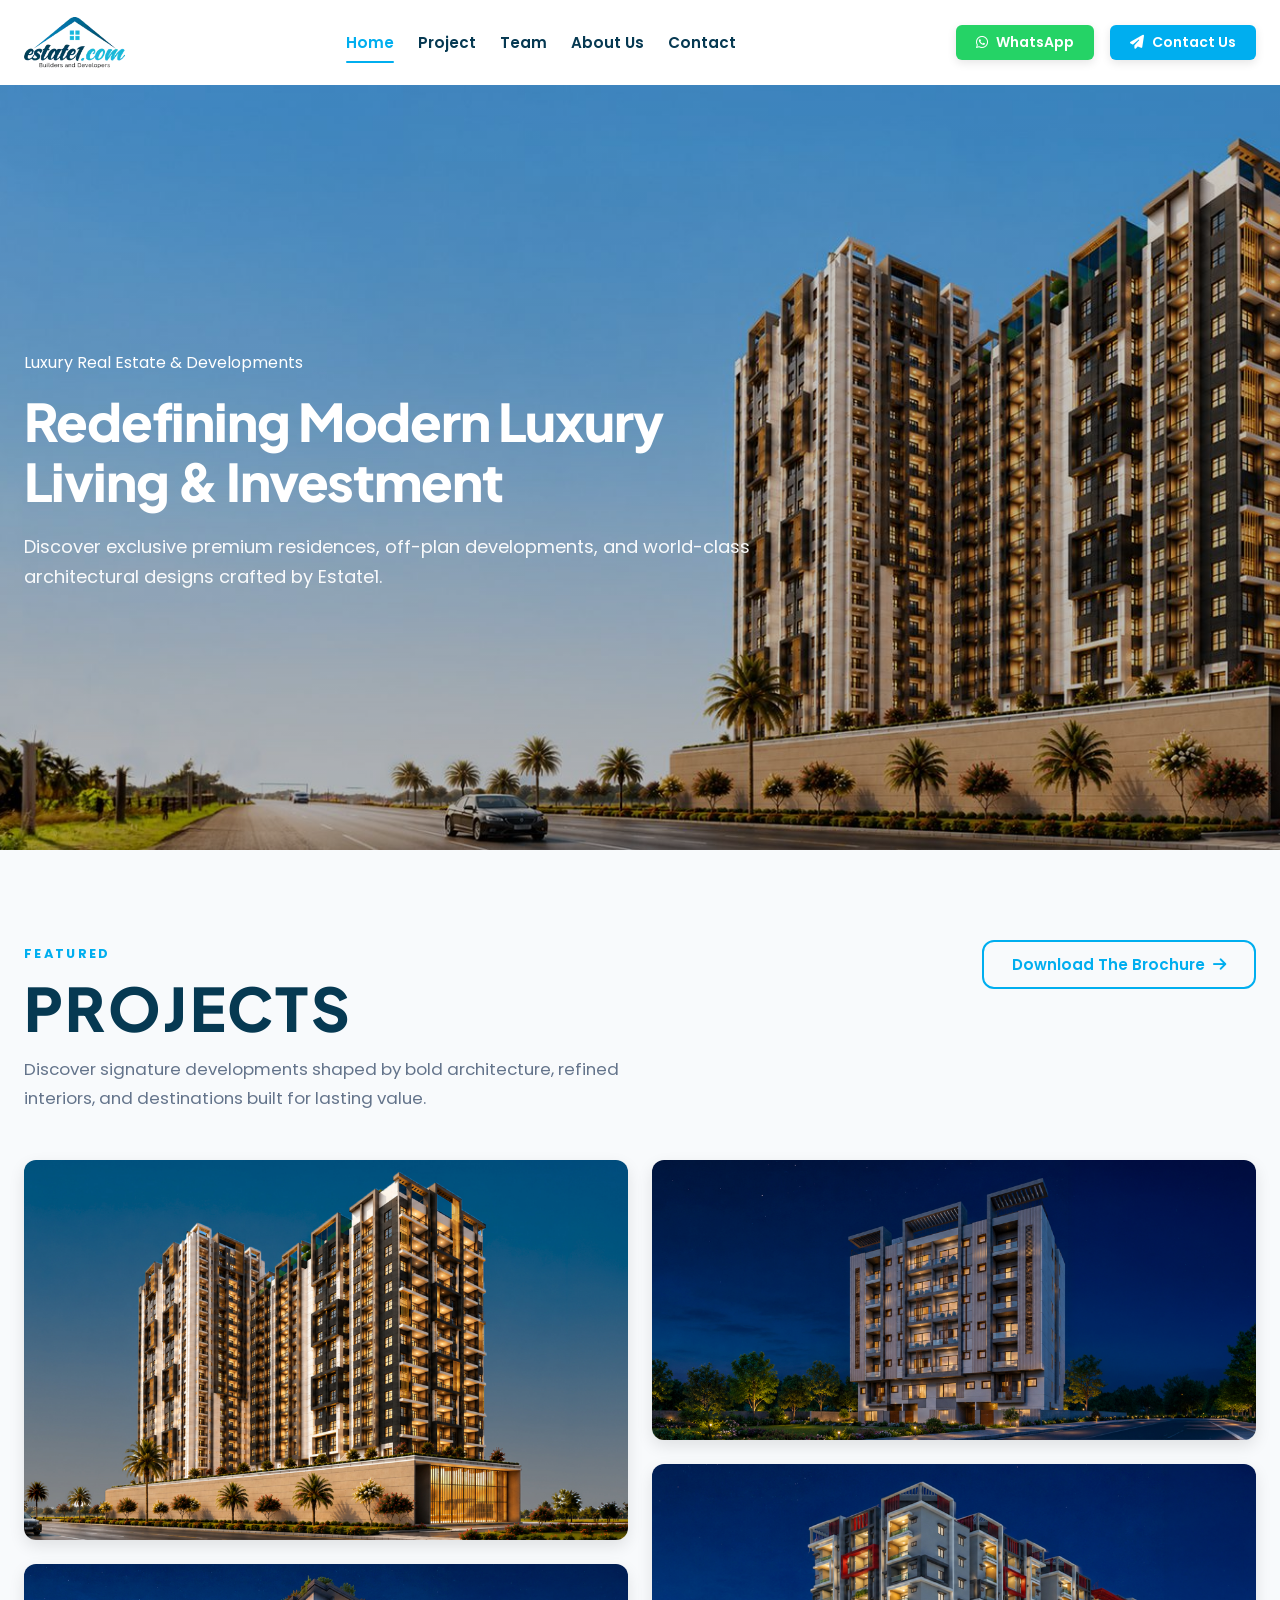
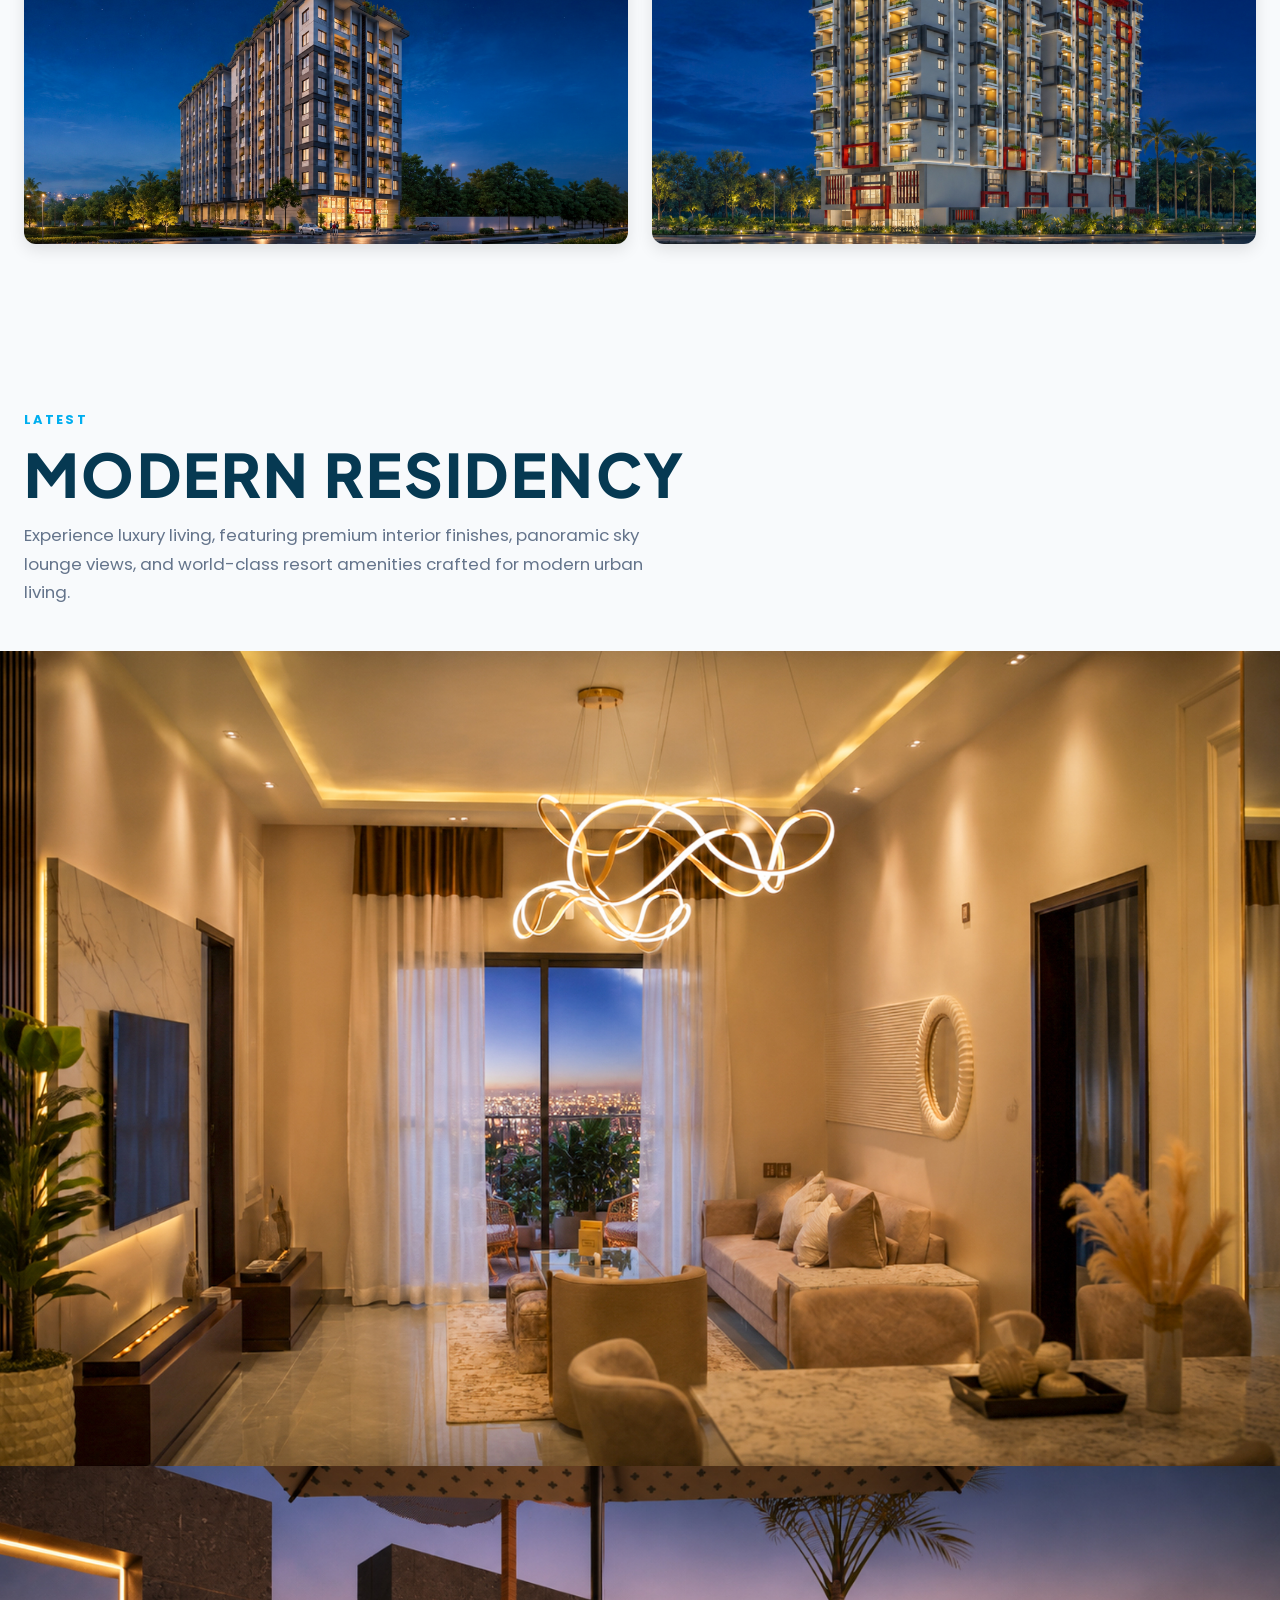
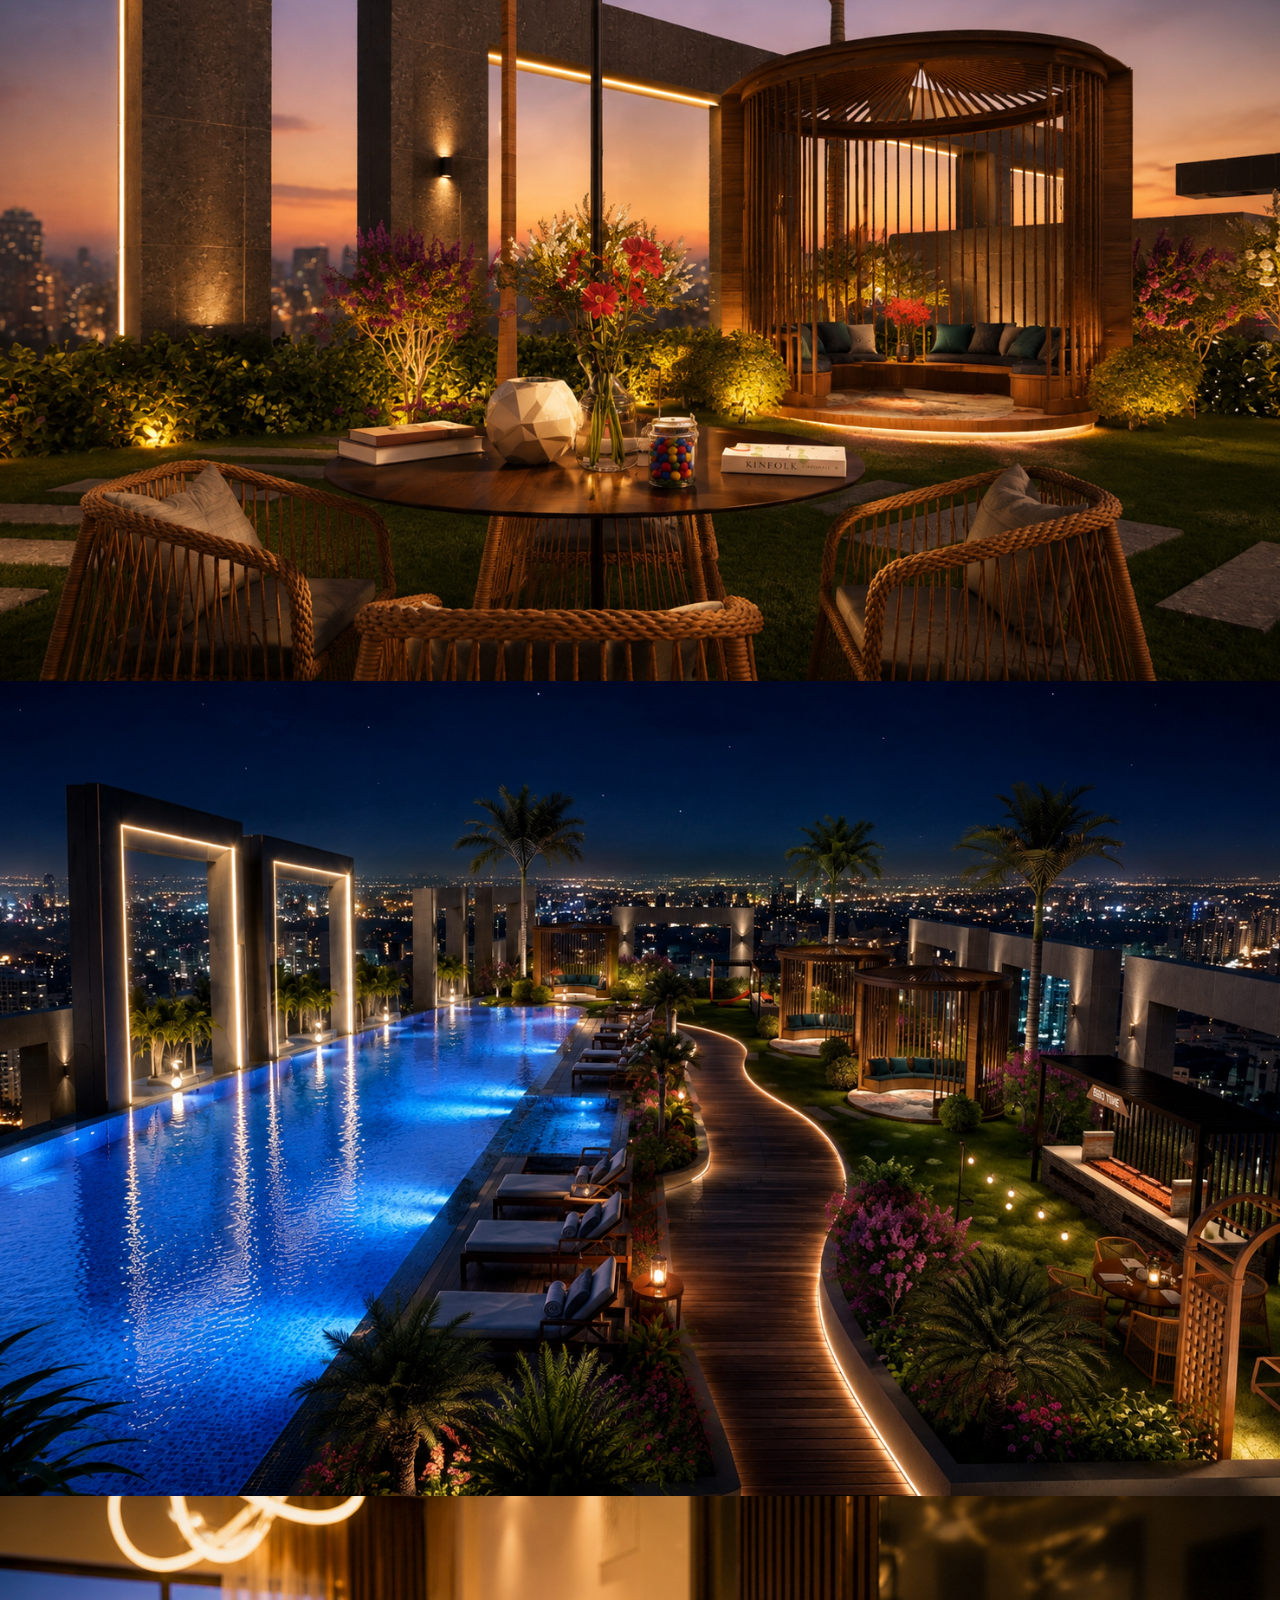
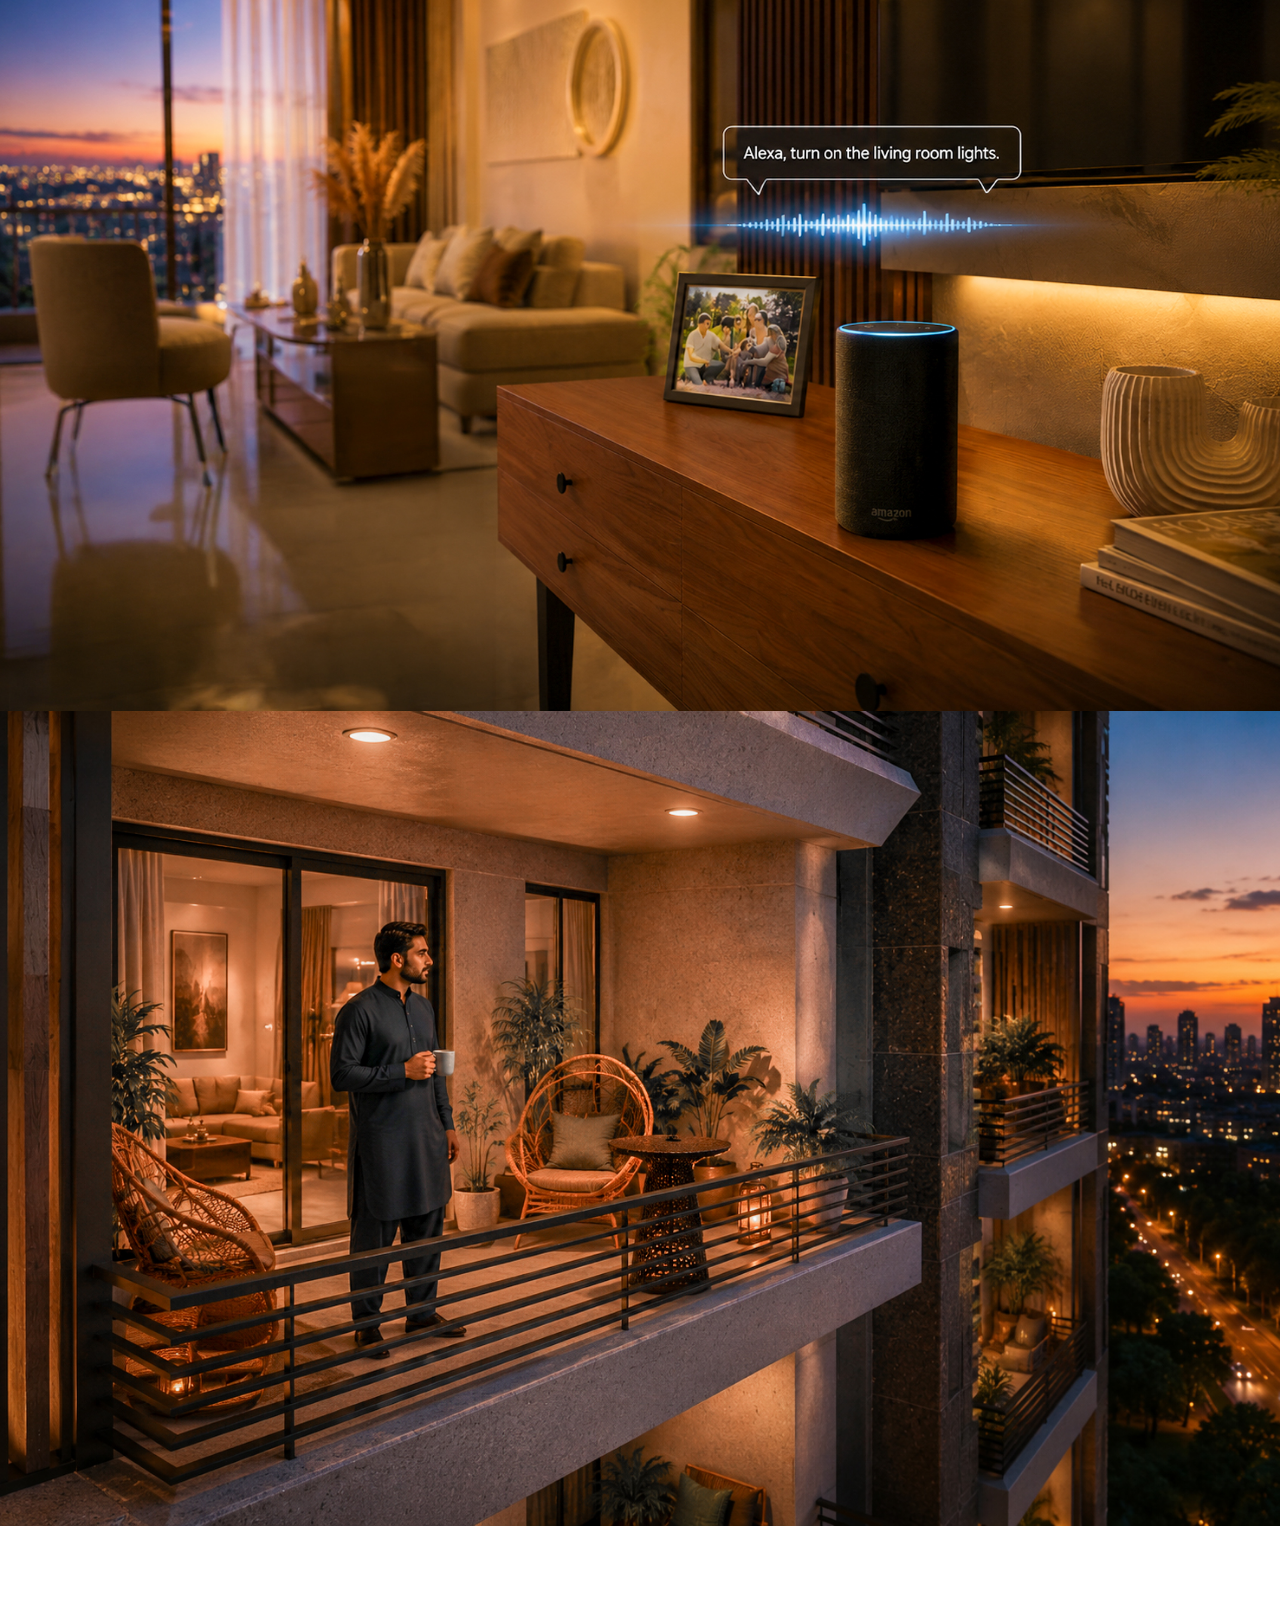
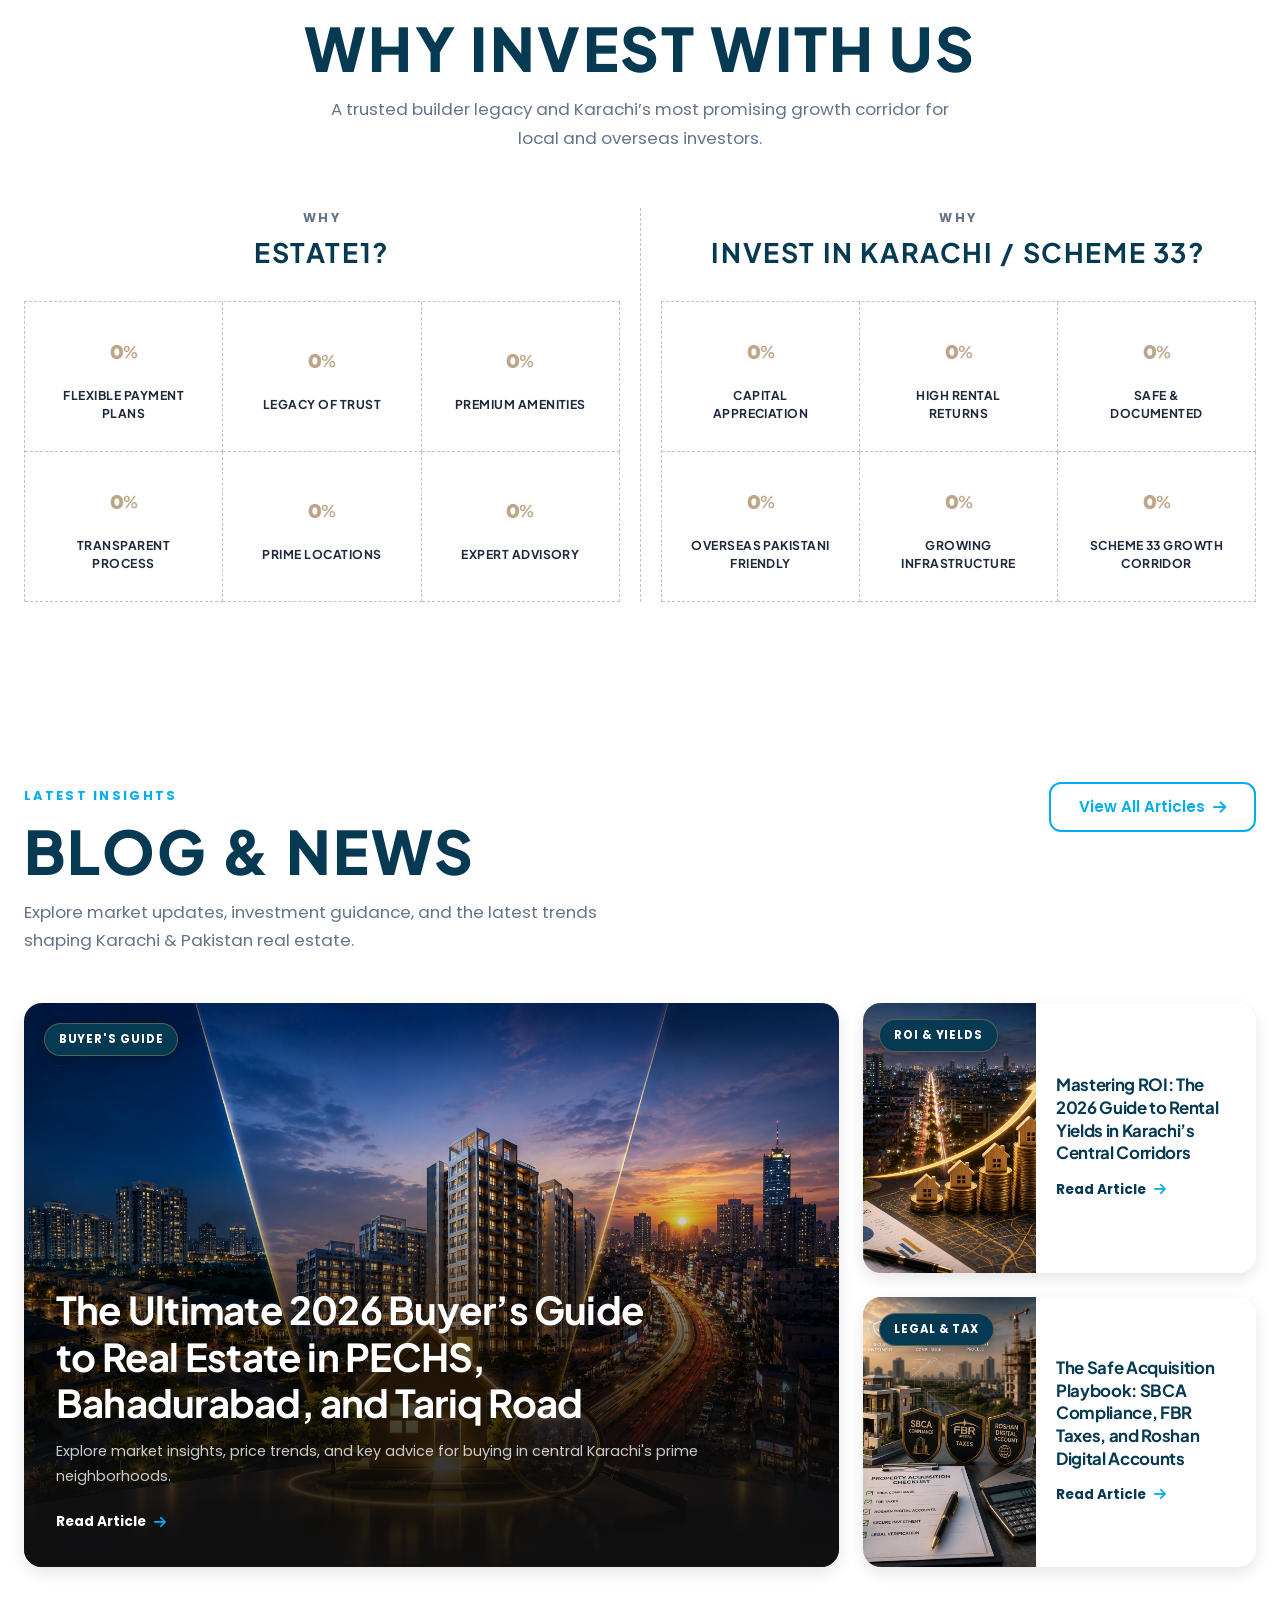
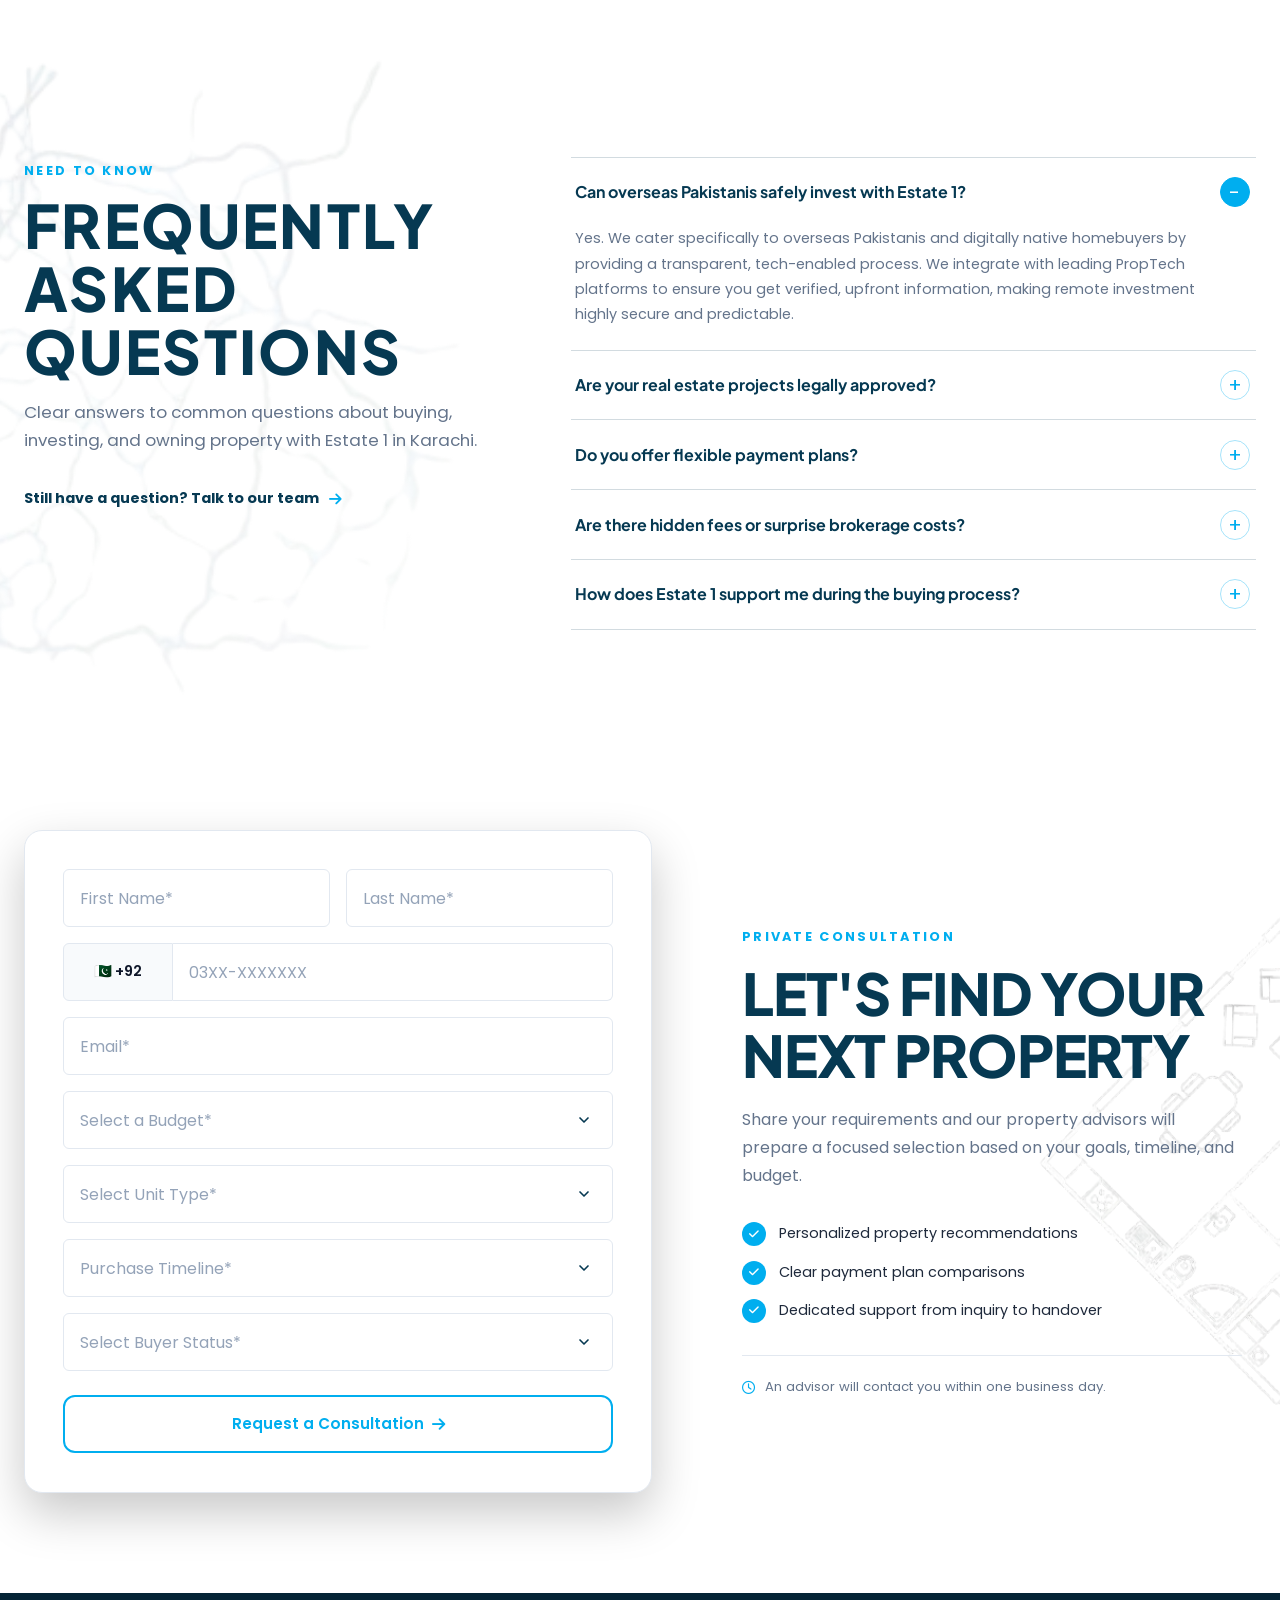
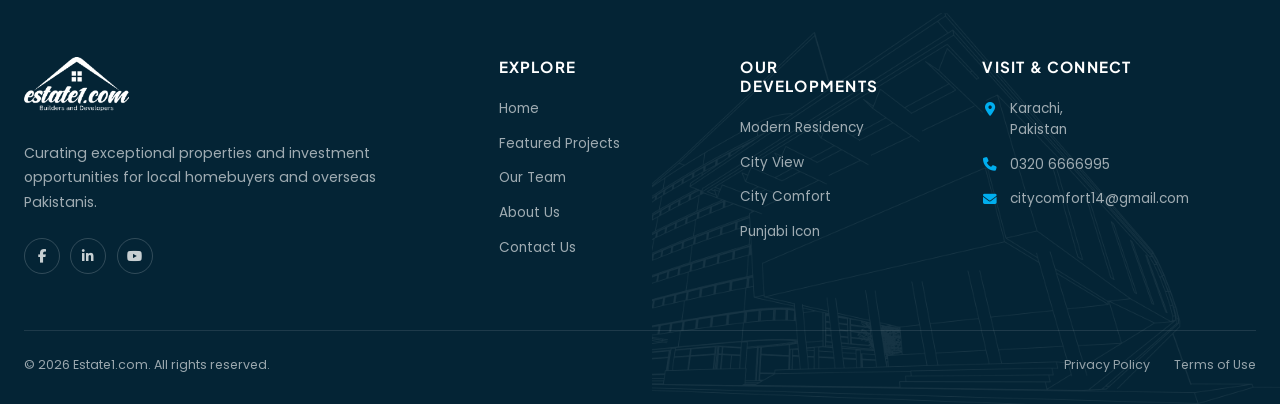
<file: index.html>
<!DOCTYPE html>
<html lang="en">
<head>
  <meta charset="UTF-8">
  <meta name="viewport" content="width=device-width, initial-scale=1.0">
  <meta name="description" content="Estate1 - Premium Builders & Developers. Discover luxury off-plan properties, apartments, villas, and prime real estate investments.">
  <title>Estate1 | Luxury Real Estate & Builders</title>
  <link rel="icon" href="image/logo.webp" type="image/webp">
  
  <!-- Font Awesome Icons -->
  <link rel="stylesheet" href="https://cdnjs.cloudflare.com/ajax/libs/font-awesome/6.4.0/css/all.min.css">
  
  <!-- Global Design System -->
  <link rel="stylesheet" href="style.css">
</head>
<body>

  <!-- Navigation Backdrop Overlay -->
  <div class="nav-overlay" id="navOverlay"></div>

  <!-- ==========================================
       SITE HEADER / NAVIGATION BAR
       ========================================== -->
  <header class="site-header">
    <div class="container">
      <div class="header-inner">
        <!-- Logo -->
        <a href="index.html" class="logo-link">
          <img src="image/logo.webp" alt="Estate1 Logo" class="logo-img">
        </a>

        <!-- Off-Canvas Left Drawer & Desktop Navigation -->
        <nav class="nav-menu" id="navMenu">
          <!-- Mobile Drawer Top Header (Logo + Close Cross) -->
          <div class="mobile-drawer-header">
            <img src="image/logo.webp" alt="Estate1 Logo" class="logo-img">
            <button class="mobile-close" id="mobileClose" aria-label="Close Menu">
              <i class="fa-solid fa-xmark"></i>
            </button>
          </div>

          <!-- Navigation Links -->
          <div class="nav-links-wrapper">
            <a href="index.html" class="nav-link active">Home</a>
            <a href="projects.html" class="nav-link">Project</a>
            <a href="team.html" class="nav-link">Team</a>
            <a href="about-us.html" class="nav-link">About Us</a>
            <a href="contact-us.html" class="nav-link">Contact</a>
          </div>

          <!-- Mobile Drawer Action Buttons (WhatsApp & Contact Us inside Mobile Navbar) -->
          <div class="mobile-drawer-actions">
            <a href="https://wa.me/923206666995" target="_blank" class="btn btn-whatsapp btn-sm">
              <i class="fa-brands fa-whatsapp"></i> WhatsApp
            </a>
            <a href="contact-us.html" class="btn btn-primary btn-sm">
              <i class="fa-solid fa-paper-plane"></i> Contact Us
            </a>
          </div>
        </nav>

        <!-- Top Right Header Actions (Desktop Only) -->
        <div class="header-actions">
          <a href="https://wa.me/923206666995" target="_blank" class="btn btn-whatsapp btn-sm desktop-btn">
            <i class="fa-brands fa-whatsapp"></i> WhatsApp
          </a>
          <a href="contact-us.html" class="btn btn-primary btn-sm desktop-btn">
            <i class="fa-solid fa-paper-plane"></i> Contact Us
          </a>
          <button class="mobile-toggle" id="mobileToggle" aria-label="Toggle Navigation">
            <i class="fa-solid fa-bars"></i>
          </button>
        </div>
      </div>
    </div>
  </header>

  <!-- ==========================================
       MAIN CONTENT CONTAINER
       ========================================== -->
  <main id="main-content">
    
    <!-- Hero Section -->
    <section id="home" class="hero-section">
      <div class="container">
        <div class="hero-content reveal-group">
          <span class="badge-tag reveal">Luxury Real Estate & Developments</span>
          <h1 class="hero-title reveal">Redefining Modern Luxury Living & Investment</h1>
          <p class="hero-description reveal">
            Discover exclusive premium residences, off-plan developments, and world-class architectural designs crafted by Estate1.
          </p>
        </div>
      </div>
    </section>

    <!-- Latest Launch Masonry Gallery Section -->
    <section id="latest-launch" class="latest-launch-section">
      <div class="container">
        <!-- Section Header (Left Aligned & Premium Layout) -->
        <div class="section-header text-left d-flex justify-between align-start flex-wrap gap-3 reveal-group" style="margin-bottom: 3rem;">
          <div style="max-width: 720px;">
            <span class="featured-section-label reveal">Featured</span>
            <h2 class="featured-section-title reveal">PROJECTS</h2>
            <p class="featured-section-desc reveal">
              Discover signature developments shaped by bold architecture, refined interiors, and destinations built for lasting value.
            </p>
          </div>
          <div class="reveal">
            <a href="#contact" class="btn btn-outline-accent">
              Download The Brochure <i class="fa-solid fa-arrow-right"></i>
            </a>
          </div>
        </div>

        <!-- Balanced Masonry Grid Gallery -->
        <div class="masonry-grid-wrapper">
          
          <!-- Column 1 -->
          <div class="masonry-col">
            <a href="projects.html#modern-residency" class="masonry-item masonry-h-380">
              <img src="image/1modernresidency.jpg" alt="Modern Residency" class="masonry-img">
              <div class="masonry-overlay">
                <h4>Modern Residency</h4>
                <p>Premium residences with refined interiors and resort-style amenities for modern urban living.</p>
              </div>
            </a>
            <a href="projects.html#city-view" class="masonry-item masonry-h-280">
              <img src="image/2cityview.jpg" alt="City View" class="masonry-img">
              <div class="masonry-overlay">
                <h4>City View</h4>
                <p>Elevated homes with panoramic outlooks where city light and comfort come together.</p>
              </div>
            </a>
          </div>

          <!-- Column 2 -->
          <div class="masonry-col">
            <a href="projects.html#punjabi-icon" class="masonry-item masonry-h-280">
              <img src="image/4punjabiicon.jpg" alt="Punjabi Icon" class="masonry-img">
              <div class="masonry-overlay">
                <h4>Punjabi Icon</h4>
                <p>A landmark address with rooftop leisure and architecture built for lasting presence.</p>
              </div>
            </a>
            <a href="projects.html#city-comfort" class="masonry-item masonry-h-380">
              <img src="image/3citycomfort.jpg" alt="City Comfort" class="masonry-img">
              <div class="masonry-overlay">
                <h4>City Comfort</h4>
                <p>Our flagship development with rich amenities and flexible builder-backed payment plans.</p>
              </div>
            </a>
          </div>

        </div>
      </div>
    </section>

    <!-- Full-Width Sticky Image Scroll Section -->
    <section id="projects" class="sticky-image-section" aria-label="Estate1 development highlights">
      <div class="sticky-section-header">
        <div class="container reveal-group">
          <span class="featured-section-label reveal">Latest</span>
          <h2 class="featured-section-title reveal">MODERN RESIDENCY</h2>
          <p class="featured-section-desc reveal">
            Experience luxury living, featuring premium interior finishes, panoramic sky lounge views, and world-class resort amenities crafted for modern urban living.
          </p>
        </div>
      </div>

      <div class="sticky-image-stack">
        <article class="sticky-image-slide">
          <div class="sticky-image-media">
            <img src="image/livingroom.jpeg" alt="Premium modern living room interior">
          </div>
        </article>

        <article class="sticky-image-slide">
          <div class="sticky-image-media">
            <img src="image/rooftopgarden.jpeg" alt="Sky garden and rooftop lounge">
          </div>
        </article>

        <article class="sticky-image-slide">
          <div class="sticky-image-media">
            <img src="image/rooftopview.jpeg" alt="Panoramic rooftop view and skyline">
          </div>
        </article>

        <article class="sticky-image-slide">
          <div class="sticky-image-media">
            <img src="image/aivoiceassistant(alexa).jpeg" alt="AI Voice Assistant and Smart Home Integration">
          </div>
        </article>

        <article class="sticky-image-slide">
          <div class="sticky-image-media">
            <img src="image/balconyview.jpeg" alt="Private balcony view and scenic terrace">
          </div>
        </article>
      </div>
    </section>

    <!-- Why Estate1 & Why Invest in Karachi / Scheme 33 -->
    <section class="investment-benefits-section" aria-labelledby="investmentBenefitsTitle">
      <div class="container">
        <div class="benefits-heading reveal-group">
          <h2 id="investmentBenefitsTitle" class="featured-section-title reveal">WHY INVEST WITH US</h2>
          <p class="featured-section-desc reveal">
            A trusted builder legacy and Karachi’s most promising growth corridor for local and overseas investors.
          </p>
        </div>

        <div class="benefits-columns">
          <div class="benefits-column reveal">
            <div class="benefits-column-heading">
              <span>Why</span>
              <h3>ESTATE1?</h3>
            </div>

            <div class="benefits-grid">
              <div class="benefit-item">
                <img src="image/interest.png" alt="" class="benefit-icon">
                <h4>Flexible Payment Plans</h4>
              </div>
              <div class="benefit-item">
                <img src="image/interest.png" alt="" class="benefit-icon">
                <h4>Legacy of Trust</h4>
              </div>
              <div class="benefit-item">
                <img src="image/interest.png" alt="" class="benefit-icon">
                <h4>Premium Amenities</h4>
              </div>
              <div class="benefit-item">
                <img src="image/interest.png" alt="" class="benefit-icon">
                <h4>Transparent Process</h4>
              </div>
              <div class="benefit-item">
                <img src="image/interest.png" alt="" class="benefit-icon">
                <h4>Prime Locations</h4>
              </div>
              <div class="benefit-item">
                <img src="image/interest.png" alt="" class="benefit-icon">
                <h4>Expert Advisory</h4>
              </div>
            </div>
          </div>

          <div class="benefits-column reveal">
            <div class="benefits-column-heading">
              <span>Why</span>
              <h3>INVEST IN KARACHI / SCHEME 33?</h3>
            </div>

            <div class="benefits-grid">
              <div class="benefit-item">
                <img src="image/interest.png" alt="" class="benefit-icon">
                <h4>Capital Appreciation</h4>
              </div>
              <div class="benefit-item">
                <img src="image/interest.png" alt="" class="benefit-icon">
                <h4>High Rental Returns</h4>
              </div>
              <div class="benefit-item">
                <img src="image/interest.png" alt="" class="benefit-icon">
                <h4>Safe &amp; Documented</h4>
              </div>
              <div class="benefit-item">
                <img src="image/interest.png" alt="" class="benefit-icon">
                <h4>Overseas Pakistani Friendly</h4>
              </div>
              <div class="benefit-item">
                <img src="image/interest.png" alt="" class="benefit-icon">
                <h4>Growing Infrastructure</h4>
              </div>
              <div class="benefit-item">
                <img src="image/interest.png" alt="" class="benefit-icon">
                <h4>Scheme 33 Growth Corridor</h4>
              </div>
            </div>
          </div>
        </div>
      </div>
    </section>

    <!-- Latest Real Estate Insights -->
    <section class="blog-section" aria-labelledby="blogSectionTitle">
      <div class="container">
        <div class="blog-section-header reveal-group">
          <div>
            <span class="featured-section-label reveal">Latest Insights</span>
            <h2 id="blogSectionTitle" class="featured-section-title reveal">BLOG &amp; NEWS</h2>
            <p class="featured-section-desc reveal">
              Explore market updates, investment guidance, and the latest trends shaping Karachi &amp; Pakistan real estate.
            </p>
          </div>
          <a href="#" class="btn btn-outline-accent reveal">
            View All Articles <i class="fa-solid fa-arrow-right"></i>
          </a>
        </div>

        <div class="blog-grid">
          <article class="blog-card reveal">
            <a href="real-estate-guide-pechs-bahadurabad-tariq-road.html" class="blog-card-image" aria-label="Read Karachi PECHS and Tariq Road property buyer guide">
              <img src="image/blog-1.png" alt="PECHS, Bahadurabad, and Tariq Road Real Estate Guide" loading="lazy">
              <span class="blog-category">Buyer's Guide</span>
            </a>
            <div class="blog-card-content">
              <h3><a href="real-estate-guide-pechs-bahadurabad-tariq-road.html">The Ultimate 2026 Buyer’s Guide to Real Estate in PECHS, Bahadurabad, and Tariq Road</a></h3>
              <p>Explore market insights, price trends, and key advice for buying in central Karachi's prime neighborhoods.</p>
              <a href="real-estate-guide-pechs-bahadurabad-tariq-road.html" class="blog-read-more">Read Article <i class="fa-solid fa-arrow-right"></i></a>
            </div>
          </article>

          <article class="blog-card reveal">
            <a href="rental-yields-guide-karachi-2026.html" class="blog-card-image" aria-label="Read 2026 guide to rental yields in Karachi central corridors">
              <img src="image/blog-2.png" alt="Rental Yields and ROI Guide for Karachi Real Estate" loading="lazy">
              <span class="blog-category">ROI &amp; Yields</span>
            </a>
            <div class="blog-card-content">
              <h3><a href="rental-yields-guide-karachi-2026.html">Mastering ROI: The 2026 Guide to Rental Yields in Karachi’s Central Corridors</a></h3>
              <p>Discover how smart capital is targeting commercial flats and residential properties in central Karachi.</p>
              <a href="rental-yields-guide-karachi-2026.html" class="blog-read-more">Read Article <i class="fa-solid fa-arrow-right"></i></a>
            </div>
          </article>

          <article class="blog-card reveal">
            <a href="sbca-fbr-roshan-digital-account-property-guide.html" class="blog-card-image" aria-label="Read legal and tax acquisition guide for Karachi real estate">
              <img src="image/blog-3.png" alt="SBCA Compliance, FBR Taxes and Roshan Digital Accounts Guide" loading="lazy">
              <span class="blog-category">Legal &amp; Tax</span>
            </a>
            <div class="blog-card-content">
              <h3><a href="sbca-fbr-roshan-digital-account-property-guide.html">The Safe Acquisition Playbook: SBCA Compliance, FBR Taxes, and Roshan Digital Accounts</a></h3>
              <p>Essential guidance on SBCA NOC approvals, FBR 236K tax rates, and RDA investment schemes.</p>
              <a href="sbca-fbr-roshan-digital-account-property-guide.html" class="blog-read-more">Read Article <i class="fa-solid fa-arrow-right"></i></a>
            </div>
          </article>
        </div>
      </div>
    </section>

    <!-- Frequently Asked Questions -->
    <section class="faq-section" aria-labelledby="faqSectionTitle">
      <div class="container">
        <div class="faq-layout">
          <div class="faq-intro reveal-group">
            <span class="featured-section-label reveal">Need to Know</span>
            <h2 id="faqSectionTitle" class="featured-section-title reveal">FREQUENTLY ASKED QUESTIONS</h2>
            <p class="featured-section-desc reveal">
              Clear answers to common questions about buying, investing, and owning property with Estate 1 in Karachi.
            </p>
            <a href="#contact" class="faq-contact-link reveal">
              Still have a question? Talk to our team
              <i class="fa-solid fa-arrow-right"></i>
            </a>
          </div>

          <div class="faq-list reveal">
            <details class="faq-item" name="faq" open>
              <summary>Can overseas Pakistanis safely invest with Estate 1?</summary>
              <div class="faq-answer">
                <p>Yes. We cater specifically to overseas Pakistanis and digitally native homebuyers by providing a transparent, tech-enabled process. We integrate with leading PropTech platforms to ensure you get verified, upfront information, making remote investment highly secure and predictable.</p>
              </div>
            </details>

            <details class="faq-item" name="faq">
              <summary>Are your real estate projects legally approved?</summary>
              <div class="faq-answer">
                <p>Absolutely. Estate 1 Holdings is a formally recognized and active member of the Association of Builders and Developers of Pakistan (ABAD). We ensure all our projects, including our flagship developments, have complete lease documentation and full legal compliance, giving buyers complete peace of mind.</p>
              </div>
            </details>

            <details class="faq-item" name="faq">
              <summary>Do you offer flexible payment plans?</summary>
              <div class="faq-answer">
                <p>Yes. We understand the current economic environment and structure builder-backed financing to help buyers. For our flagship project, City Comfort, we offer a highly accessible 4.5-year (54-month) easy installment plan, allowing you to secure a luxury asset with manageable payments.</p>
              </div>
            </details>

            <details class="faq-item" name="faq">
              <summary>Are there hidden fees or surprise brokerage costs?</summary>
              <div class="faq-answer">
                <p>No. Estate 1 was built on a philosophy of transparent transacting. We guarantee honest, unmanipulated pricing and upfront information about hyper-local metrics so you never encounter the hidden costs typical of unregulated brokers.</p>
              </div>
            </details>

            <details class="faq-item" name="faq">
              <summary>How does Estate 1 support me during the buying process?</summary>
              <div class="faq-answer">
                <p>We design the property buying journey to be a "calm" experience. Our team offers a structured, consultative approach that includes smart search discovery, side-by-side comparative analysis of properties, and pressure-free guidance from our vetted local agents.</p>
              </div>
            </details>
          </div>
        </div>
      </div>
    </section>

    <!-- Contact & Property Inquiry -->
    <section id="contact" class="contact-section" aria-labelledby="contactSectionTitle">
      <div class="contact-blueprint" aria-hidden="true"></div>
      <div class="container">
        <div class="contact-layout">
          <div class="contact-form-card reveal">
            <form class="contact-form" action="#" method="post">
              <div class="contact-form-row">
                <div class="contact-field">
                  <label for="firstName">First Name</label>
                  <input type="text" id="firstName" name="firstName" placeholder="First Name*" autocomplete="given-name" required>
                </div>
                <div class="contact-field">
                  <label for="lastName">Last Name</label>
                  <input type="text" id="lastName" name="lastName" placeholder="Last Name*" autocomplete="family-name" required>
                </div>
              </div>

              <div class="contact-field">
                <label for="phoneNumber">Phone Number (11 Digits)</label>
                <div class="phone-field">
                  <div class="country-badge">🇵🇰 +92</div>
                  <input type="tel" id="phoneNumber" name="phoneNumber" placeholder="03XX-XXXXXXX" autocomplete="tel" inputmode="numeric" maxlength="11" pattern="[0-9]{11}" oninput="this.value = this.value.replace(/[^0-9]/g, '').slice(0, 11)" required>
                </div>
              </div>

              <div class="contact-field">
                <label for="emailAddress">Email Address</label>
                <input type="email" id="emailAddress" name="emailAddress" placeholder="Email*" autocomplete="email" required>
              </div>

              <div class="contact-field">
                <label for="budget">Budget</label>
                <select id="budget" name="budget" required>
                  <option value="" selected disabled>Select a Budget*</option>
                  <option value="under-10m">Under PKR 1 Crore</option>
                  <option value="10m-30m">PKR 1–3 Crore</option>
                  <option value="30m-50m">PKR 3–5 Crore</option>
                  <option value="50m-100m">PKR 5–10 Crore</option>
                  <option value="above-100m">Above PKR 10 Crore</option>
                </select>
              </div>

              <div class="contact-field">
                <label for="unitType">Unit Type</label>
                <select id="unitType" name="unitType" required>
                  <option value="" selected disabled>Select Unit Type*</option>
                  <option value="apartment">Apartment / Flat</option>
                  <option value="portion">Portion / House</option>
                  <option value="commercial">Commercial Shop / Office</option>
                  <option value="penthouse">Luxury Penthouse</option>
                </select>
              </div>

              <div class="contact-field">
                <label for="purchaseTimeline">Purchase Timeline</label>
                <select id="purchaseTimeline" name="purchaseTimeline" required>
                  <option value="" selected disabled>Purchase Timeline*</option>
                  <option value="immediately">Immediately</option>
                  <option value="1-3-months">Within 1–3 Months</option>
                  <option value="3-6-months">Within 3–6 Months</option>
                  <option value="exploring">Just Exploring</option>
                </select>
              </div>

              <div class="contact-field">
                <label for="buyerType">Buyer Status</label>
                <select id="buyerType" name="buyerType" required>
                  <option value="" selected disabled>Select Buyer Status*</option>
                  <option value="resident">Resident Pakistani</option>
                  <option value="nrp">Overseas Pakistani (NRP / RDA)</option>
                  <option value="investor">Corporate / Commercial Investor</option>
                </select>
              </div>

              <button type="submit" class="btn btn-outline-accent contact-submit">
                Request a Consultation <i class="fa-solid fa-arrow-right"></i>
              </button>
            </form>
          </div>

          <div class="contact-content reveal-group">
            <span class="contact-label reveal">Private Consultation</span>
            <h2 id="contactSectionTitle" class="reveal">LET'S FIND YOUR NEXT PROPERTY</h2>
            <p class="reveal">
              Share your requirements and our property advisors will prepare a focused selection based on your goals, timeline, and budget.
            </p>

            <div class="contact-points reveal">
              <div class="contact-point">
                <i class="fa-solid fa-check"></i>
                <span>Personalized property recommendations</span>
              </div>
              <div class="contact-point">
                <i class="fa-solid fa-check"></i>
                <span>Clear payment plan comparisons</span>
              </div>
              <div class="contact-point">
                <i class="fa-solid fa-check"></i>
                <span>Dedicated support from inquiry to handover</span>
              </div>
            </div>

            <p class="contact-response-note reveal">
              <i class="fa-regular fa-clock"></i>
              An advisor will contact you within one business day.
            </p>
          </div>
        </div>
      </div>
    </section>

  </main>

  <!-- ==========================================
       SITE FOOTER
       ========================================== -->
  <footer class="site-footer">
    <div class="container">
      <div class="footer-main">
        <div class="footer-brand">
          <a href="index.html" class="footer-logo-link" aria-label="Estate1 home">
            <img src="image/logo.webp" alt="Estate1 Logo" class="footer-logo">
          </a>
          <p>
            Curating exceptional properties and investment opportunities for local homebuyers and overseas Pakistanis.
          </p>
          <div class="footer-socials" aria-label="Social media links">
            <a href="https://www.facebook.com/estate1.com.builders" target="_blank" rel="noopener noreferrer" aria-label="Facebook"><i class="fa-brands fa-facebook-f"></i></a>
            <a href="https://pk.linkedin.com/company/estate-1-builders-and-developers" target="_blank" rel="noopener noreferrer" aria-label="LinkedIn"><i class="fa-brands fa-linkedin-in"></i></a>
            <a href="https://www.youtube.com/@estate1buildersanddevelope399" target="_blank" rel="noopener noreferrer" aria-label="YouTube"><i class="fa-brands fa-youtube"></i></a>
          </div>
        </div>

        <div class="footer-column">
          <h3>Explore</h3>
          <ul>
            <li><a href="index.html">Home</a></li>
            <li><a href="projects.html">Featured Projects</a></li>
            <li><a href="team.html">Our Team</a></li>
            <li><a href="about-us.html">About Us</a></li>
            <li><a href="contact-us.html">Contact Us</a></li>
          </ul>
        </div>

        <div class="footer-column">
          <h3>Our Developments</h3>
          <ul>
            <li><a href="projects.html#modern-residency">Modern Residency</a></li>
            <li><a href="projects.html#city-view">City View</a></li>
            <li><a href="projects.html#city-comfort">City Comfort</a></li>
            <li><a href="projects.html#punjabi-icon">Punjabi Icon</a></li>
          </ul>
        </div>

        <div class="footer-column footer-contact">
          <h3>Visit &amp; Connect</h3>
          <ul>
            <li>
              <i class="fa-solid fa-location-dot"></i>
              <span>Karachi,<br>Pakistan</span>
            </li>
            <li>
              <i class="fa-solid fa-phone"></i>
              <a href="tel:+923206666995">0320 6666995</a>
            </li>
            <li>
              <i class="fa-solid fa-envelope"></i>
              <a href="mailto:citycomfort14@gmail.com">citycomfort14@gmail.com</a>
            </li>
          </ul>
        </div>
      </div>

      <div class="footer-bottom">
        <p>&copy; 2026 Estate1.com. All rights reserved.</p>
        <div class="footer-legal">
          <a href="#">Privacy Policy</a>
          <a href="#">Terms of Use</a>
        </div>
      </div>
    </div>
  </footer>

  <script src="script.js"></script>
</body>
</html>
</file>
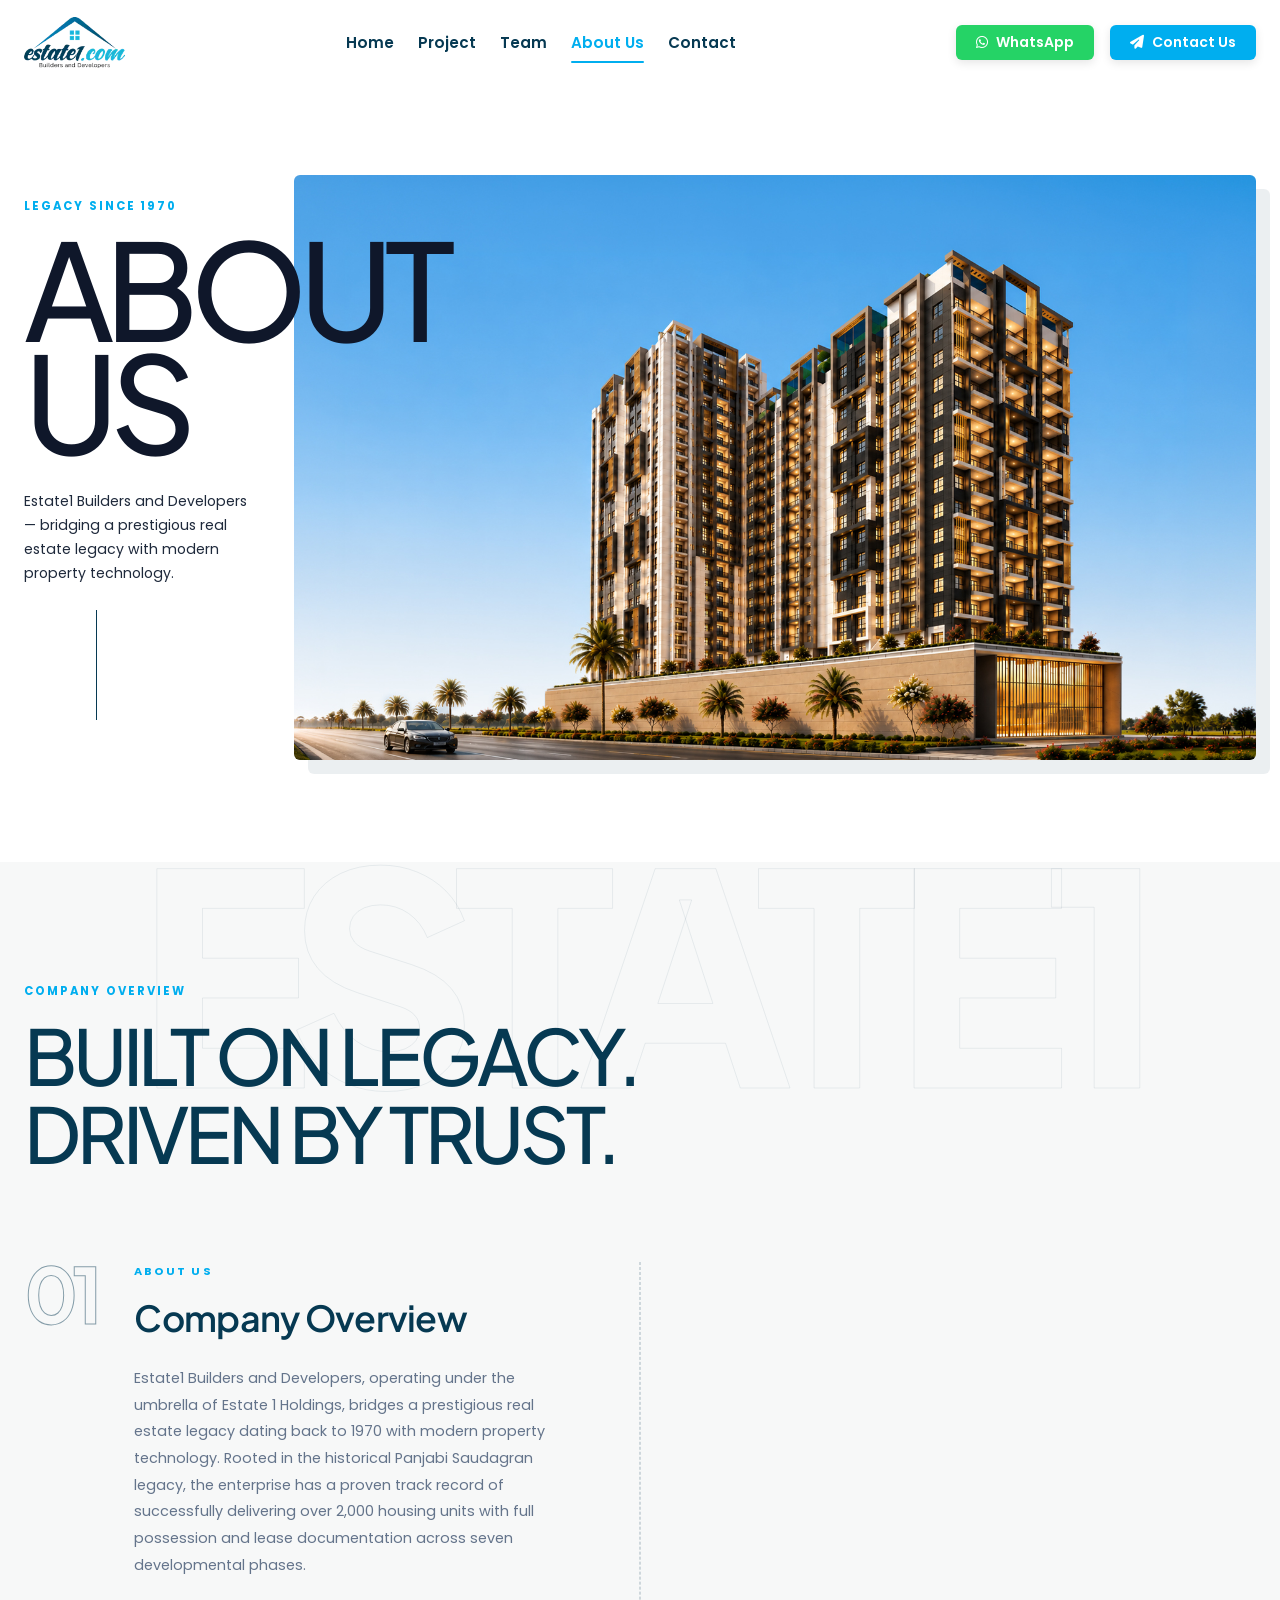
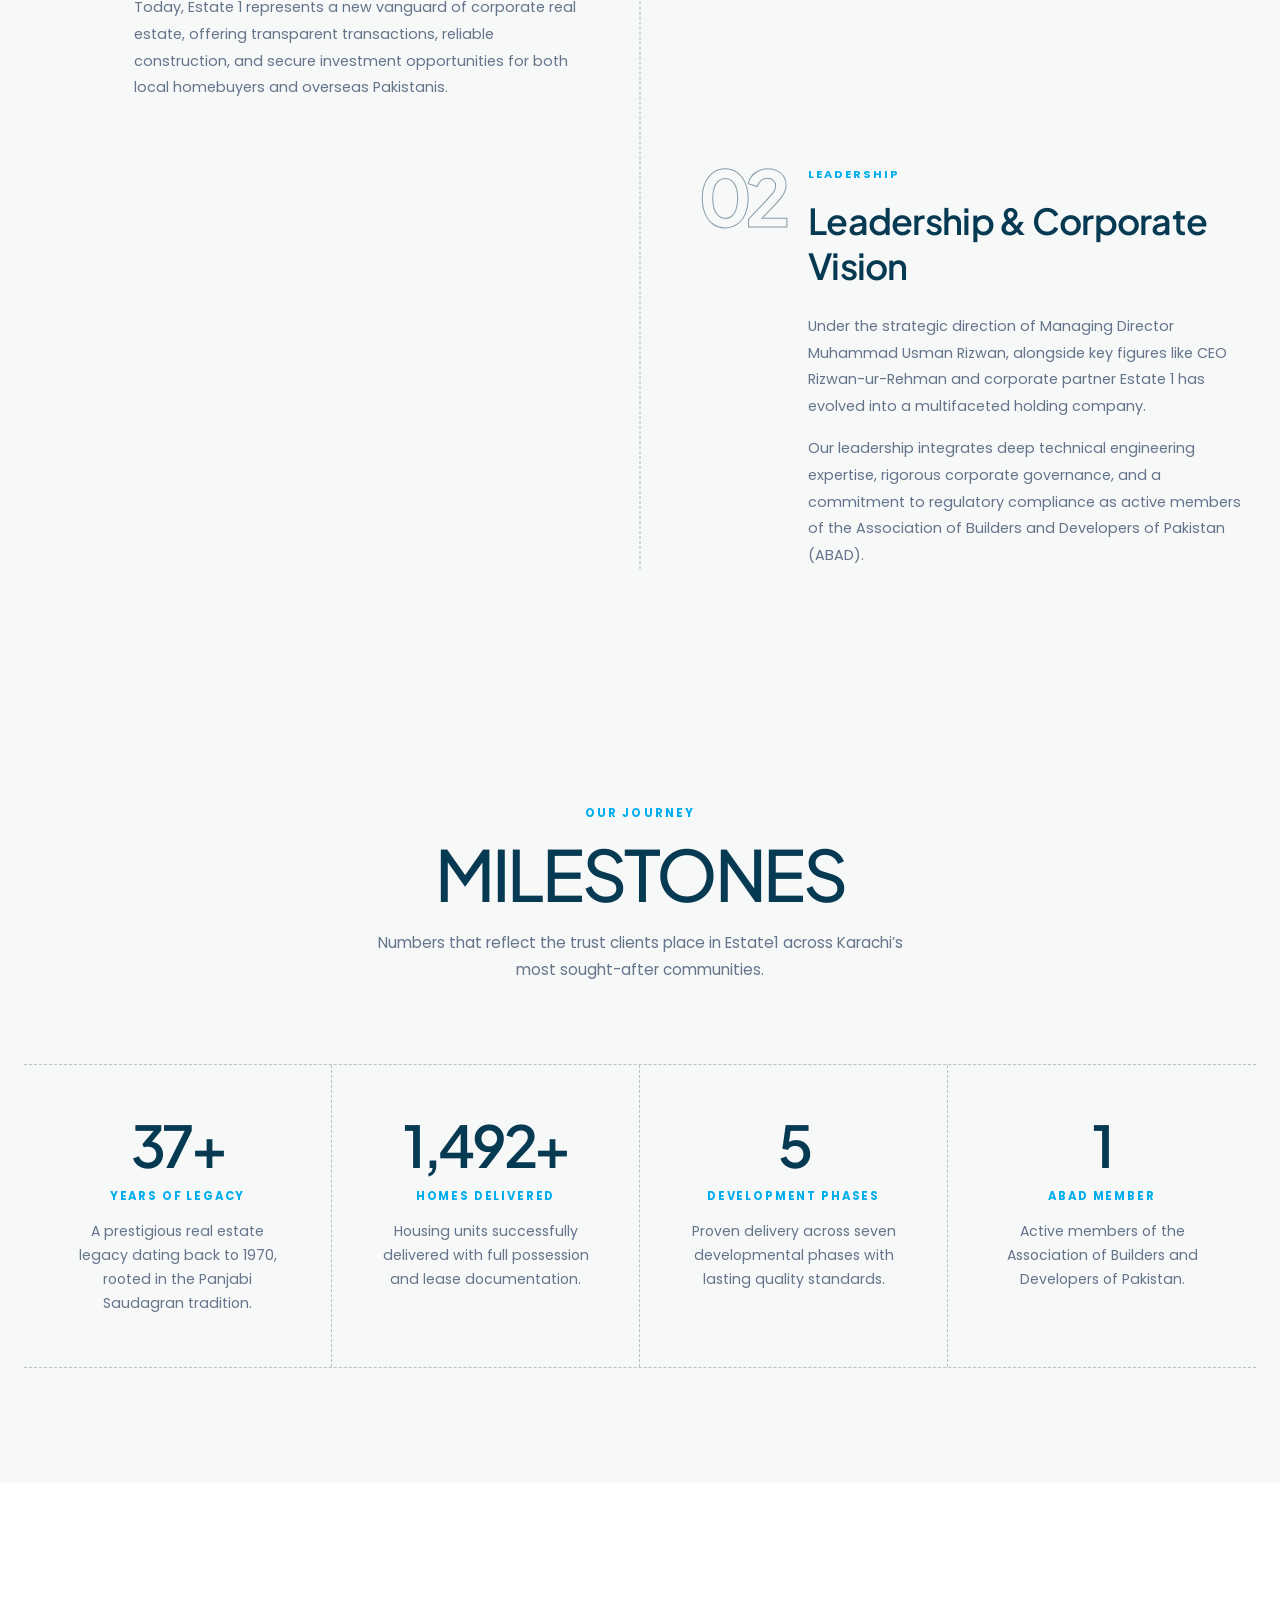
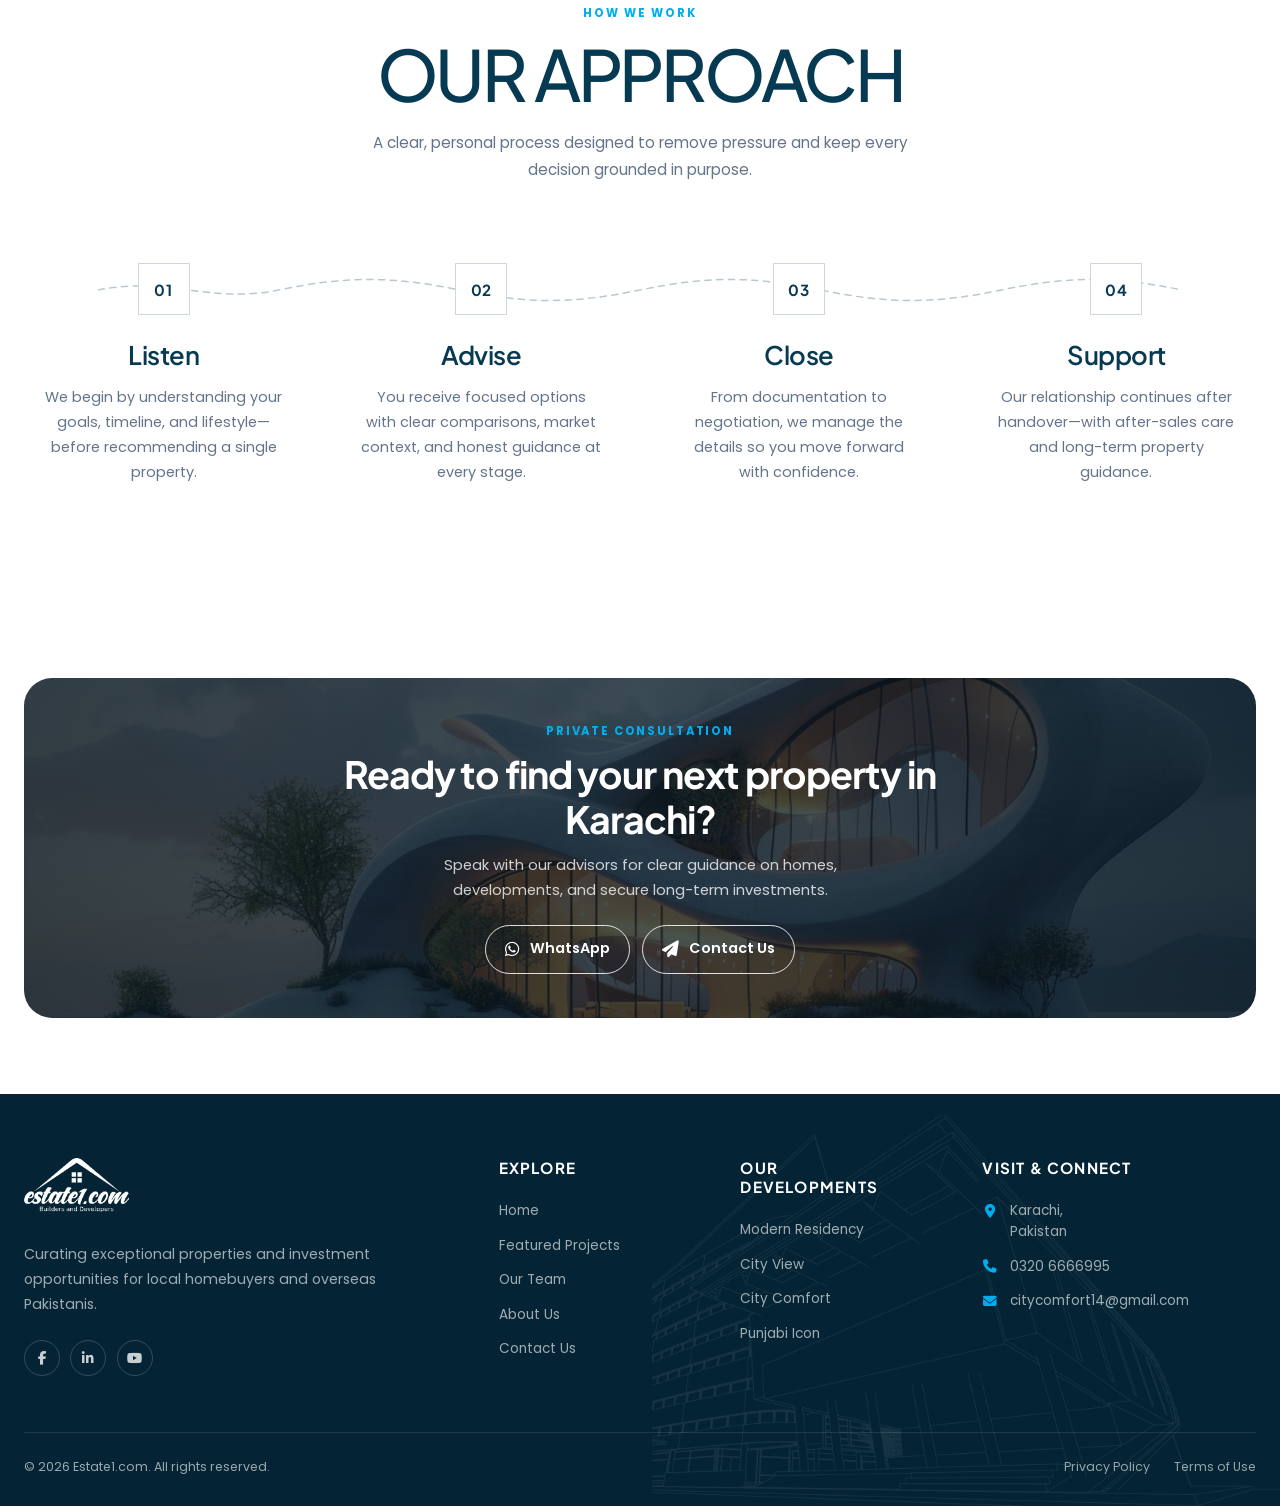
<file: about-us.html>
<!DOCTYPE html>
<html lang="en">

<head>
  <meta charset="UTF-8">
  <meta name="viewport" content="width=device-width, initial-scale=1.0">
  <meta name="description"
    content="Estate1 - Premium Builders & Developers. Discover luxury off-plan properties, apartments, villas, and prime real estate investments.">
  <title>Estate1 | About Us</title>
  <link rel="icon" href="image/logo.webp" type="image/webp">

  <!-- Font Awesome Icons -->
  <link rel="stylesheet" href="https://cdnjs.cloudflare.com/ajax/libs/font-awesome/6.4.0/css/all.min.css">

  <!-- Global Design System -->
  <link rel="stylesheet" href="style.css">
</head>

<body>

  <!-- Navigation Backdrop Overlay -->
  <div class="nav-overlay" id="navOverlay"></div>

  <!-- ==========================================
       SITE HEADER / NAVIGATION BAR
       ========================================== -->
  <header class="site-header">
    <div class="container">
      <div class="header-inner">
        <!-- Logo -->
        <a href="index.html" class="logo-link">
          <img src="image/logo.webp" alt="Estate1 Logo" class="logo-img">
        </a>

        <!-- Off-Canvas Left Drawer & Desktop Navigation -->
        <nav class="nav-menu" id="navMenu">
          <!-- Mobile Drawer Top Header (Logo + Close Cross) -->
          <div class="mobile-drawer-header">
            <img src="image/logo.webp" alt="Estate1 Logo" class="logo-img">
            <button class="mobile-close" id="mobileClose" aria-label="Close Menu">
              <i class="fa-solid fa-xmark"></i>
            </button>
          </div>

          <!-- Navigation Links -->
          <div class="nav-links-wrapper">
            <a href="index.html" class="nav-link">Home</a>
            <a href="projects.html" class="nav-link">Project</a>
            <a href="team.html" class="nav-link">Team</a>
            <a href="about-us.html" class="nav-link active">About Us</a>
            <a href="contact-us.html" class="nav-link">Contact</a>
          </div>

          <!-- Mobile Drawer Action Buttons (WhatsApp & Contact Us inside Mobile Navbar) -->
          <div class="mobile-drawer-actions">
            <a href="https://wa.me/923206666995" target="_blank" class="btn btn-whatsapp btn-sm">
              <i class="fa-brands fa-whatsapp"></i> WhatsApp
            </a>
            <a href="contact-us.html" class="btn btn-primary btn-sm">
              <i class="fa-solid fa-paper-plane"></i> Contact Us
            </a>
          </div>
        </nav>

        <!-- Top Right Header Actions (Desktop Only) -->
        <div class="header-actions">
          <a href="https://wa.me/923206666995" target="_blank" class="btn btn-whatsapp btn-sm desktop-btn">
            <i class="fa-brands fa-whatsapp"></i> WhatsApp
          </a>
          <a href="contact-us.html" class="btn btn-primary btn-sm desktop-btn">
            <i class="fa-solid fa-paper-plane"></i> Contact Us
          </a>
          <button class="mobile-toggle" id="mobileToggle" aria-label="Toggle Navigation">
            <i class="fa-solid fa-bars"></i>
          </button>
        </div>
      </div>
    </div>
  </header>

  <main>
    <section id="about" class="about-hero" aria-labelledby="aboutHeroTitle">
      <div class="container">
        <div class="about-hero-layout">
          <div class="about-hero-copy reveal-group">
            <span class="about-hero-eyebrow reveal">Legacy Since 1970</span>
            <h1 id="aboutHeroTitle" class="about-hero-title reveal">
              <span>ABOUT</span>
              <span>US</span>
            </h1>
            <p class="reveal">
              Estate1 Builders and Developers — bridging a prestigious real estate legacy with modern property
              technology.
            </p>
            <div class="about-hero-line reveal" aria-hidden="true"></div>
          </div>

          <figure class="about-hero-visual reveal reveal-media">
            <img src="image/modernbanner.jpg" alt="Estate1 modern residential development">
          </figure>
        </div>
      </div>
    </section>

    <section id="story" class="our-story-section" aria-labelledby="ourStoryTitle">
      <div class="container">
        <div class="our-story-heading reveal-group">
          <span class="reveal">Company Overview</span>
          <h2 id="ourStoryTitle" class="reveal">BUILT ON LEGACY.<br>DRIVEN BY TRUST.</h2>
        </div>

        <div class="story-dual-grid">
          <article class="story-panel reveal">
            <span class="story-panel-number">01</span>
            <div class="story-panel-content">
              <span class="story-panel-label">About Us</span>
              <h3>Company Overview</h3>
              <p>
                Estate1 Builders and Developers, operating under the umbrella of Estate 1 Holdings, bridges a
                prestigious real estate legacy dating back to 1970 with modern property technology. Rooted in the
                historical Panjabi Saudagran legacy, the enterprise has a proven track record of successfully delivering
                over 2,000 housing units with full possession and lease documentation across seven developmental phases.
              </p>
              <p>
                Today, Estate 1 represents a new vanguard of corporate real estate, offering transparent transactions,
                reliable construction, and secure investment opportunities for both local homebuyers and overseas
                Pakistanis.
              </p>
            </div>
          </article>

          <article class="story-panel reveal">
            <span class="story-panel-number">02</span>
            <div class="story-panel-content">
              <span class="story-panel-label">Leadership</span>
              <h3>Leadership &amp; Corporate Vision</h3>
              <p>
                Under the strategic direction of Managing Director Muhammad Usman Rizwan, alongside key figures like CEO
                Rizwan-ur-Rehman and corporate partner Estate 1 has evolved into a multifaceted holding company.
              </p>
              <p>
                Our leadership integrates deep technical engineering expertise, rigorous corporate governance, and a
                commitment to regulatory compliance as active members of the Association of Builders and Developers of
                Pakistan (ABAD).
              </p>
            </div>
          </article>
        </div>
      </div>
    </section>

    
    <section id="milestones" class="milestones-section" aria-labelledby="milestonesTitle">
      <div class="container">
        <div class="milestones-heading reveal-group">
          <span class="reveal">Our Journey</span>
          <h2 id="milestonesTitle" class="reveal">MILESTONES</h2>
          <p class="reveal">
            Numbers that reflect the trust clients place in Estate1 across Karachi’s most sought-after communities.
          </p>
        </div>

        <div class="milestones-grid">
          <article class="milestone-item reveal">
            <span class="milestone-number" data-target="50" data-suffix="+">0+</span>
            <span class="milestone-label">Years of Legacy</span>
            <p>A prestigious real estate legacy dating back to 1970, rooted in the Panjabi Saudagran tradition.</p>
          </article>

          <article class="milestone-item reveal">
            <span class="milestone-number" data-target="2000" data-suffix="+">0+</span>
            <span class="milestone-label">Homes Delivered</span>
            <p>Housing units successfully delivered with full possession and lease documentation.</p>
          </article>

          <article class="milestone-item reveal">
            <span class="milestone-number" data-target="7" data-suffix="">0</span>
            <span class="milestone-label">Development Phases</span>
            <p>Proven delivery across seven developmental phases with lasting quality standards.</p>
          </article>

          <article class="milestone-item reveal">
            <span class="milestone-number" data-target="1" data-suffix="">0</span>
            <span class="milestone-label">ABAD Member</span>
            <p>Active members of the Association of Builders and Developers of Pakistan.</p>
          </article>
        </div>
      </div>
    </section>

    <section id="approach" class="approach-section" aria-labelledby="approachTitle">
      <div class="container">
        <div class="approach-heading reveal-group">
          <span class="reveal">How We Work</span>
          <h2 id="approachTitle" class="reveal">OUR APPROACH</h2>
          <p class="reveal">
            A clear, personal process designed to remove pressure and keep every decision grounded in purpose.
          </p>
        </div>

        <div class="approach-steps">
          <article class="approach-step reveal">
            <span class="approach-step-number">01</span>
            <div class="approach-step-content">
              <h3>Listen</h3>
              <p>
                We begin by understanding your goals, timeline, and lifestyle—before recommending a single property.
              </p>
            </div>
          </article>

          <article class="approach-step reveal">
            <span class="approach-step-number">02</span>
            <div class="approach-step-content">
              <h3>Advise</h3>
              <p>
                You receive focused options with clear comparisons, market context, and honest guidance at every stage.
              </p>
            </div>
          </article>

          <article class="approach-step reveal">
            <span class="approach-step-number">03</span>
            <div class="approach-step-content">
              <h3>Close</h3>
              <p>
                From documentation to negotiation, we manage the details so you move forward with confidence.
              </p>
            </div>
          </article>

          <article class="approach-step reveal">
            <span class="approach-step-number">04</span>
            <div class="approach-step-content">
              <h3>Support</h3>
              <p>
                Our relationship continues after handover—with after-sales care and long-term property guidance.
              </p>
            </div>
          </article>
        </div>
      </div>
    </section>

    <section id="about-cta" class="app-cta-section" aria-labelledby="aboutCtaTitle">
      <div class="container">
        <div class="app-cta-banner">
          <div class="app-cta-content reveal-group">
            <span class="app-cta-label reveal">Private Consultation</span>
            <h2 id="aboutCtaTitle" class="reveal">
              Ready to find your next property in Karachi?
            </h2>
            <p class="app-cta-desc reveal">
              Speak with our advisors for clear guidance on homes, developments, and secure long-term investments.
            </p>

            <div class="app-cta-actions reveal">
              <a href="https://wa.me/923206666995" target="_blank" class="app-store-btn">
                <i class="fa-brands fa-whatsapp" aria-hidden="true"></i>
                <span>WhatsApp</span>
              </a>
              <a href="contact-us.html" class="app-store-btn">
                <i class="fa-solid fa-paper-plane" aria-hidden="true"></i>
                <span>Contact Us</span>
              </a>
            </div>
          </div>
        </div>
      </div>
    </section>
  </main>

  <!-- ==========================================
       SITE FOOTER
       ========================================== -->
  <footer class="site-footer">
    <div class="container">
      <div class="footer-main">
        <div class="footer-brand">
          <a href="index.html" class="footer-logo-link" aria-label="Estate1 home">
            <img src="image/logo.webp" alt="Estate1 Logo" class="footer-logo">
          </a>
          <p>
            Curating exceptional properties and investment opportunities for local homebuyers and overseas Pakistanis.
          </p>
          <div class="footer-socials" aria-label="Social media links">
            <a href="https://www.facebook.com/estate1.com.builders" target="_blank" rel="noopener noreferrer"
              aria-label="Facebook"><i class="fa-brands fa-facebook-f"></i></a>
            <a href="https://pk.linkedin.com/company/estate-1-builders-and-developers" target="_blank"
              rel="noopener noreferrer" aria-label="LinkedIn"><i class="fa-brands fa-linkedin-in"></i></a>
            <a href="https://www.youtube.com/@estate1buildersanddevelope399" target="_blank" rel="noopener noreferrer"
              aria-label="YouTube"><i class="fa-brands fa-youtube"></i></a>
          </div>
        </div>

        <div class="footer-column">
          <h3>Explore</h3>
          <ul>
            <li><a href="index.html">Home</a></li>
            <li><a href="projects.html">Featured Projects</a></li>
            <li><a href="team.html">Our Team</a></li>
            <li><a href="about-us.html">About Us</a></li>
            <li><a href="contact-us.html">Contact Us</a></li>
          </ul>
        </div>

        <div class="footer-column">
          <h3>Our Developments</h3>
          <ul>
            <li><a href="projects.html#modern-residency">Modern Residency</a></li>
            <li><a href="projects.html#city-view">City View</a></li>
            <li><a href="projects.html#city-comfort">City Comfort</a></li>
            <li><a href="projects.html#punjabi-icon">Punjabi Icon</a></li>
          </ul>
        </div>

        <div class="footer-column footer-contact">
          <h3>Visit &amp; Connect</h3>
          <ul>
            <li>
              <i class="fa-solid fa-location-dot"></i>
              <span>Karachi,<br>Pakistan</span>
            </li>
            <li>
              <i class="fa-solid fa-phone"></i>
              <a href="tel:+923206666995">0320 6666995</a>
            </li>
            <li>
              <i class="fa-solid fa-envelope"></i>
              <a href="mailto:citycomfort14@gmail.com">citycomfort14@gmail.com</a>
            </li>
          </ul>
        </div>
      </div>

      <div class="footer-bottom">
        <p>&copy; 2026 Estate1.com. All rights reserved.</p>
        <div class="footer-legal">
          <a href="#">Privacy Policy</a>
          <a href="#">Terms of Use</a>
        </div>
      </div>
    </div>
  </footer>

  <script src="script.js"></script>
</body>

</html>
</file>
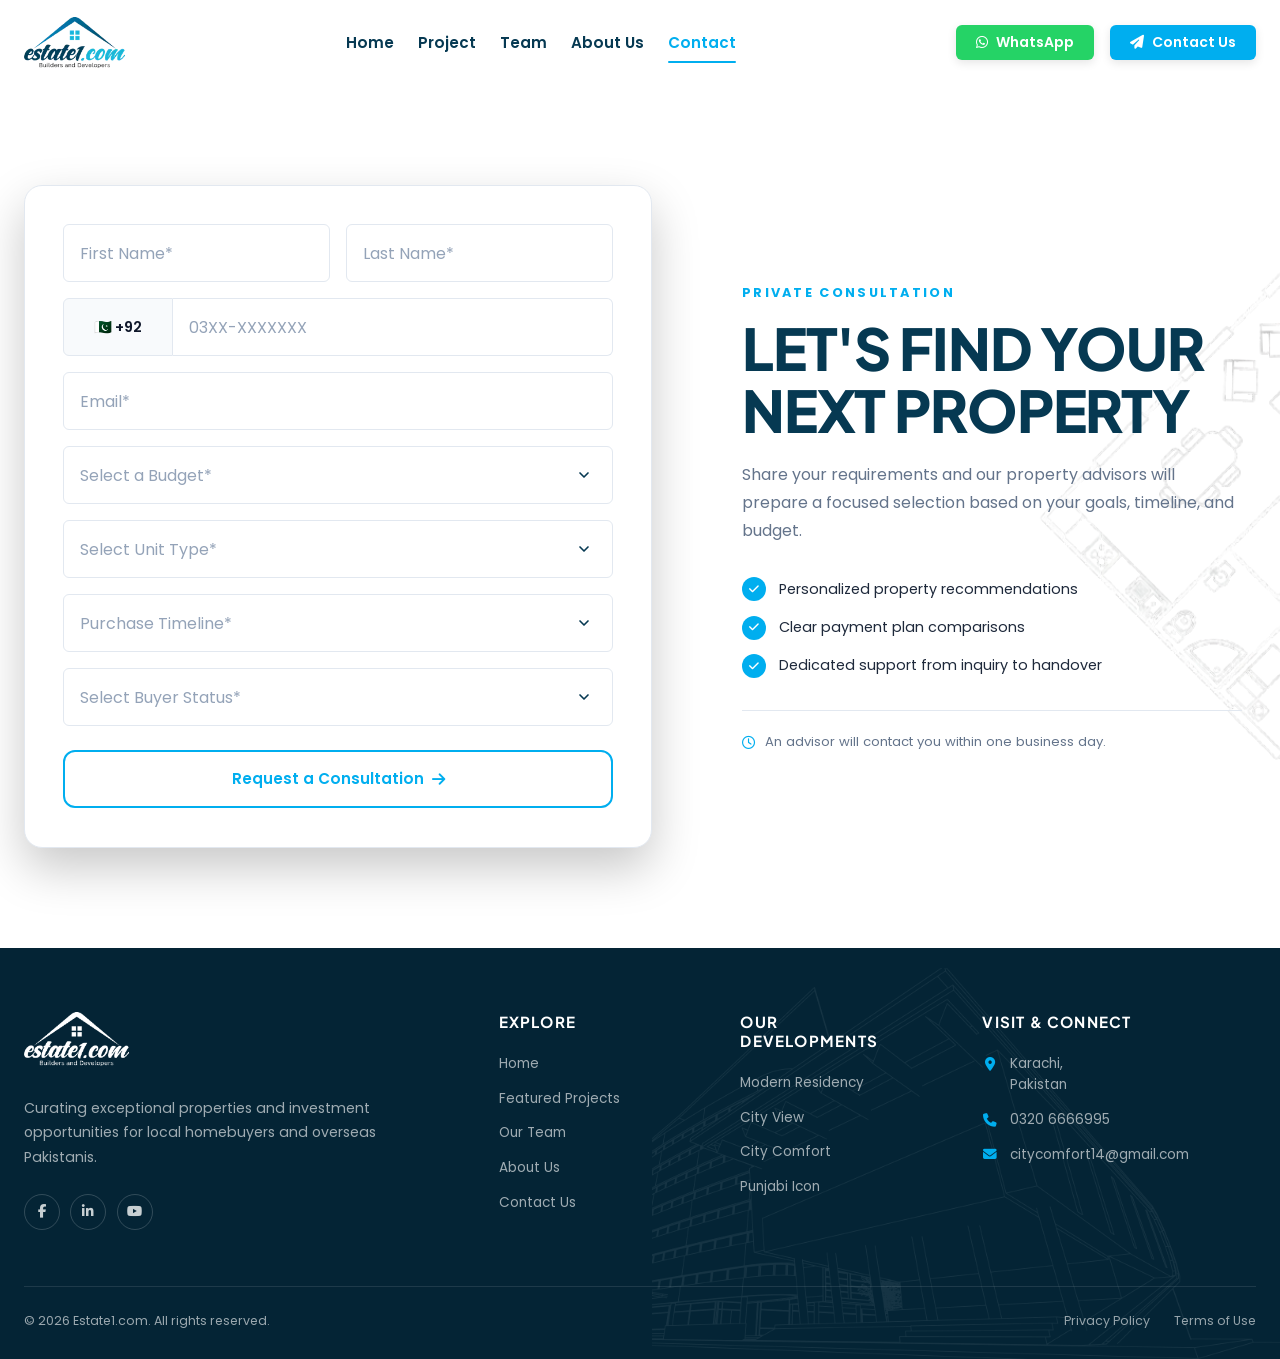
<file: contact-us.html>
<!DOCTYPE html>
<html lang="en">
<head>
  <meta charset="UTF-8">
  <meta name="viewport" content="width=device-width, initial-scale=1.0">
  <meta name="description" content="Estate1 - Premium Builders & Developers. Discover luxury off-plan properties, apartments, villas, and prime real estate investments.">
  <title>Estate1 | Contact Us</title>
  <link rel="icon" href="image/logo.webp" type="image/webp">
  
  <!-- Font Awesome Icons -->
  <link rel="stylesheet" href="https://cdnjs.cloudflare.com/ajax/libs/font-awesome/6.4.0/css/all.min.css">
  
  <!-- Global Design System -->
  <link rel="stylesheet" href="style.css">
</head>
<body>

  <!-- Navigation Backdrop Overlay -->
  <div class="nav-overlay" id="navOverlay"></div>

  <!-- ==========================================
       SITE HEADER / NAVIGATION BAR
       ========================================== -->
  <header class="site-header">
    <div class="container">
      <div class="header-inner">
        <!-- Logo -->
        <a href="index.html" class="logo-link">
          <img src="image/logo.webp" alt="Estate1 Logo" class="logo-img">
        </a>

        <!-- Off-Canvas Left Drawer & Desktop Navigation -->
        <nav class="nav-menu" id="navMenu">
          <!-- Mobile Drawer Top Header (Logo + Close Cross) -->
          <div class="mobile-drawer-header">
            <img src="image/logo.webp" alt="Estate1 Logo" class="logo-img">
            <button class="mobile-close" id="mobileClose" aria-label="Close Menu">
              <i class="fa-solid fa-xmark"></i>
            </button>
          </div>

          <!-- Navigation Links -->
          <div class="nav-links-wrapper">
            <a href="index.html" class="nav-link">Home</a>
            <a href="projects.html" class="nav-link">Project</a>
            <a href="team.html" class="nav-link">Team</a>
            <a href="about-us.html" class="nav-link">About Us</a>
            <a href="contact-us.html" class="nav-link active">Contact</a>
          </div>

          <!-- Mobile Drawer Action Buttons (WhatsApp & Contact Us inside Mobile Navbar) -->
          <div class="mobile-drawer-actions">
            <a href="https://wa.me/923206666995" target="_blank" class="btn btn-whatsapp btn-sm">
              <i class="fa-brands fa-whatsapp"></i> WhatsApp
            </a>
            <a href="contact-us.html" class="btn btn-primary btn-sm">
              <i class="fa-solid fa-paper-plane"></i> Contact Us
            </a>
          </div>
        </nav>

        <!-- Top Right Header Actions (Desktop Only) -->
        <div class="header-actions">
          <a href="https://wa.me/923206666995" target="_blank" class="btn btn-whatsapp btn-sm desktop-btn">
            <i class="fa-brands fa-whatsapp"></i> WhatsApp
          </a>
          <a href="contact-us.html" class="btn btn-primary btn-sm desktop-btn">
            <i class="fa-solid fa-paper-plane"></i> Contact Us
          </a>
          <button class="mobile-toggle" id="mobileToggle" aria-label="Toggle Navigation">
            <i class="fa-solid fa-bars"></i>
          </button>
        </div>
      </div>
    </div>
  </header>

  <main>
    <!-- Contact & Property Inquiry -->
    <section id="contact" class="contact-section" aria-labelledby="contactSectionTitle">
      <div class="contact-blueprint" aria-hidden="true"></div>
      <div class="container">
        <div class="contact-layout">
          <div class="contact-form-card reveal">
            <form class="contact-form" action="#" method="post">
              <div class="contact-form-row">
                <div class="contact-field">
                  <label for="firstName">First Name</label>
                  <input type="text" id="firstName" name="firstName" placeholder="First Name*" autocomplete="given-name" required>
                </div>
                <div class="contact-field">
                  <label for="lastName">Last Name</label>
                  <input type="text" id="lastName" name="lastName" placeholder="Last Name*" autocomplete="family-name" required>
                </div>
              </div>

              <div class="contact-field">
                <label for="phoneNumber">Phone Number (11 Digits)</label>
                <div class="phone-field">
                  <div class="country-badge">🇵🇰 +92</div>
                  <input type="tel" id="phoneNumber" name="phoneNumber" placeholder="03XX-XXXXXXX" autocomplete="tel" inputmode="numeric" maxlength="11" pattern="[0-9]{11}" oninput="this.value = this.value.replace(/[^0-9]/g, '').slice(0, 11)" required>
                </div>
              </div>

              <div class="contact-field">
                <label for="emailAddress">Email Address</label>
                <input type="email" id="emailAddress" name="emailAddress" placeholder="Email*" autocomplete="email" required>
              </div>

               <div class="contact-field">
                <label for="budget">Budget</label>
                <select id="budget" name="budget" required>
                  <option value="" selected disabled>Select a Budget*</option>
                  <option value="under-10m">Under PKR 1 Crore</option>
                  <option value="10m-30m">PKR 1–3 Crore</option>
                  <option value="30m-50m">PKR 3–5 Crore</option>
                  <option value="50m-100m">PKR 5–10 Crore</option>
                  <option value="above-100m">Above PKR 10 Crore</option>
                </select>
              </div>

              <div class="contact-field">
                <label for="unitType">Unit Type</label>
                <select id="unitType" name="unitType" required>
                  <option value="" selected disabled>Select Unit Type*</option>
                  <option value="apartment">Apartment / Flat</option>
                  <option value="portion">Portion / House</option>
                  <option value="commercial">Commercial Shop / Office</option>
                  <option value="penthouse">Luxury Penthouse</option>
                </select>
              </div>

              <div class="contact-field">
                <label for="purchaseTimeline">Purchase Timeline</label>
                <select id="purchaseTimeline" name="purchaseTimeline" required>
                  <option value="" selected disabled>Purchase Timeline*</option>
                  <option value="immediately">Immediately</option>
                  <option value="1-3-months">Within 1–3 Months</option>
                  <option value="3-6-months">Within 3–6 Months</option>
                  <option value="exploring">Just Exploring</option>
                </select>
              </div>

              <div class="contact-field">
                <label for="buyerType">Buyer Status</label>
                <select id="buyerType" name="buyerType" required>
                  <option value="" selected disabled>Select Buyer Status*</option>
                  <option value="resident">Resident Pakistani</option>
                  <option value="nrp">Overseas Pakistani (NRP / RDA)</option>
                  <option value="investor">Corporate / Commercial Investor</option>
                </select>
              </div>

              <button type="submit" class="btn btn-outline-accent contact-submit">
                Request a Consultation <i class="fa-solid fa-arrow-right"></i>
              </button>
            </form>
          </div>

          <div class="contact-content reveal-group">
            <span class="contact-label reveal">Private Consultation</span>
            <h2 id="contactSectionTitle" class="reveal">LET'S FIND YOUR NEXT PROPERTY</h2>
            <p class="reveal">
              Share your requirements and our property advisors will prepare a focused selection based on your goals, timeline, and budget.
            </p>

            <div class="contact-points reveal">
              <div class="contact-point">
                <i class="fa-solid fa-check"></i>
                <span>Personalized property recommendations</span>
              </div>
              <div class="contact-point">
                <i class="fa-solid fa-check"></i>
                <span>Clear payment plan comparisons</span>
              </div>
              <div class="contact-point">
                <i class="fa-solid fa-check"></i>
                <span>Dedicated support from inquiry to handover</span>
              </div>
            </div>

            <p class="contact-response-note reveal">
              <i class="fa-regular fa-clock"></i>
              An advisor will contact you within one business day.
            </p>
          </div>
        </div>
      </div>
    </section>
  </main>

  <!-- ==========================================
       SITE FOOTER
       ========================================== -->
  <footer class="site-footer">
    <div class="container">
      <div class="footer-main">
        <div class="footer-brand">
          <a href="index.html" class="footer-logo-link" aria-label="Estate1 home">
            <img src="image/logo.webp" alt="Estate1 Logo" class="footer-logo">
          </a>
          <p>
            Curating exceptional properties and investment opportunities for local homebuyers and overseas Pakistanis.
          </p>
          <div class="footer-socials" aria-label="Social media links">
            <a href="https://www.facebook.com/estate1.com.builders" target="_blank" rel="noopener noreferrer" aria-label="Facebook"><i class="fa-brands fa-facebook-f"></i></a>
            <a href="https://pk.linkedin.com/company/estate-1-builders-and-developers" target="_blank" rel="noopener noreferrer" aria-label="LinkedIn"><i class="fa-brands fa-linkedin-in"></i></a>
            <a href="https://www.youtube.com/@estate1buildersanddevelope399" target="_blank" rel="noopener noreferrer" aria-label="YouTube"><i class="fa-brands fa-youtube"></i></a>
          </div>
        </div>

        <div class="footer-column">
          <h3>Explore</h3>
          <ul>
            <li><a href="index.html">Home</a></li>
            <li><a href="projects.html">Featured Projects</a></li>
            <li><a href="team.html">Our Team</a></li>
            <li><a href="about-us.html">About Us</a></li>
            <li><a href="contact-us.html">Contact Us</a></li>
          </ul>
        </div>

        <div class="footer-column">
          <h3>Our Developments</h3>
          <ul>
            <li><a href="projects.html#modern-residency">Modern Residency</a></li>
            <li><a href="projects.html#city-view">City View</a></li>
            <li><a href="projects.html#city-comfort">City Comfort</a></li>
            <li><a href="projects.html#punjabi-icon">Punjabi Icon</a></li>
          </ul>
        </div>

        <div class="footer-column footer-contact">
          <h3>Visit &amp; Connect</h3>
          <ul>
            <li>
              <i class="fa-solid fa-location-dot"></i>
              <span>Karachi,<br>Pakistan</span>
            </li>
            <li>
              <i class="fa-solid fa-phone"></i>
              <a href="tel:+923206666995">0320 6666995</a>
            </li>
            <li>
              <i class="fa-solid fa-envelope"></i>
              <a href="mailto:citycomfort14@gmail.com">citycomfort14@gmail.com</a>
            </li>
          </ul>
        </div>
      </div>

      <div class="footer-bottom">
        <p>&copy; 2026 Estate1.com. All rights reserved.</p>
        <div class="footer-legal">
          <a href="#">Privacy Policy</a>
          <a href="#">Terms of Use</a>
        </div>
      </div>
    </div>
  </footer>

  <script src="script.js"></script>
</body>
</html>
</file>
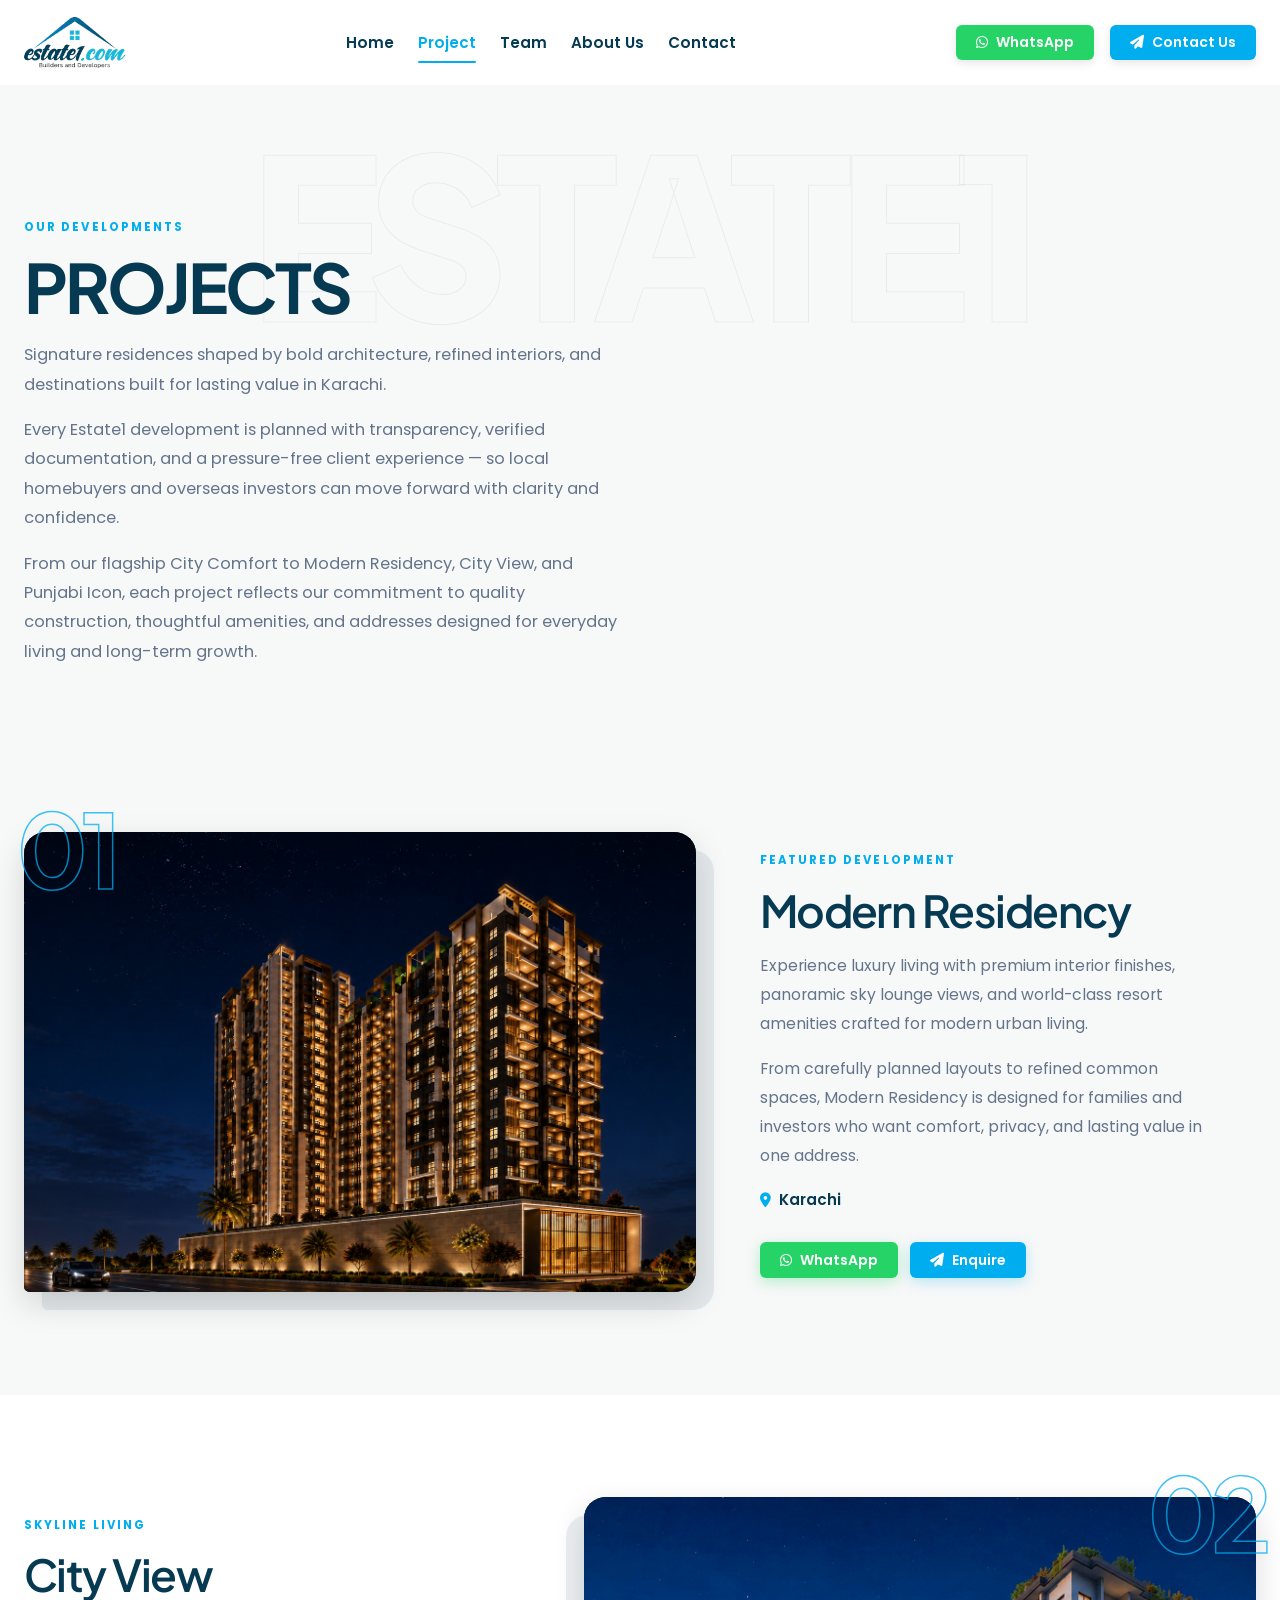
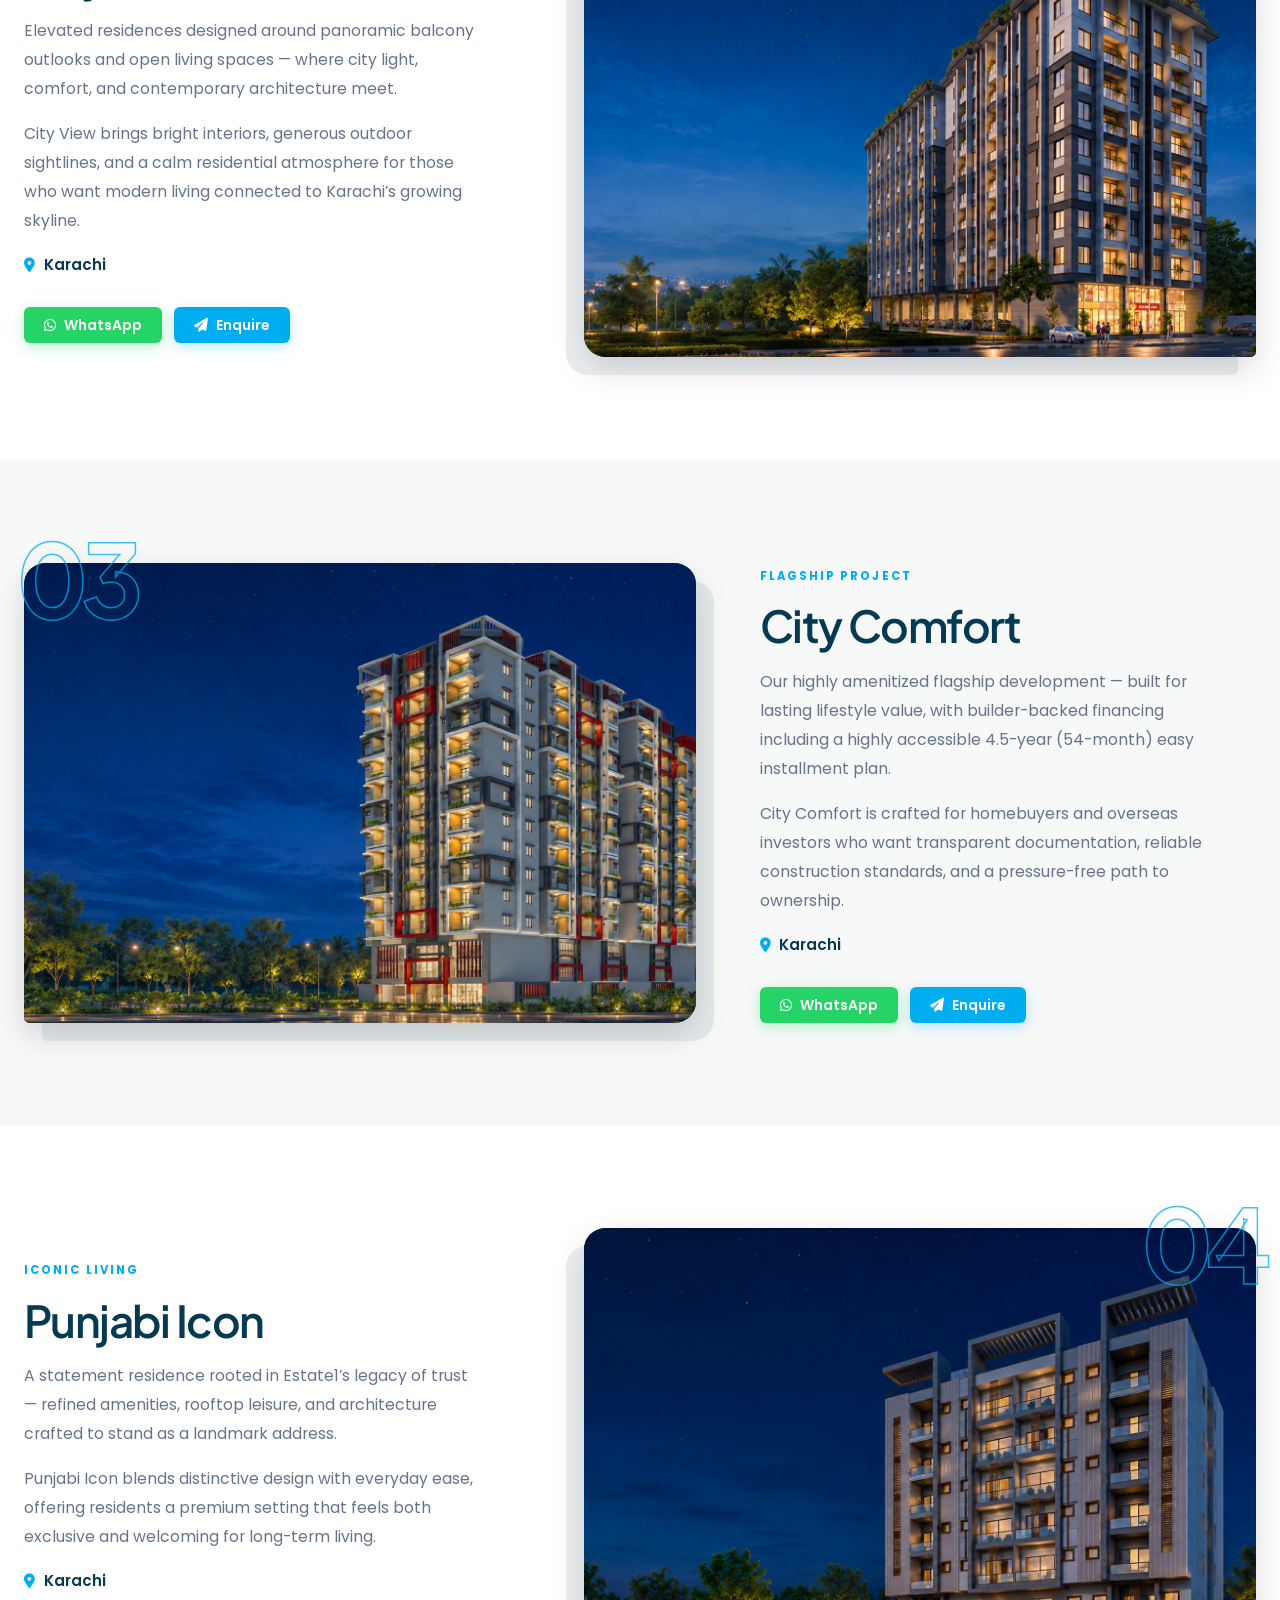
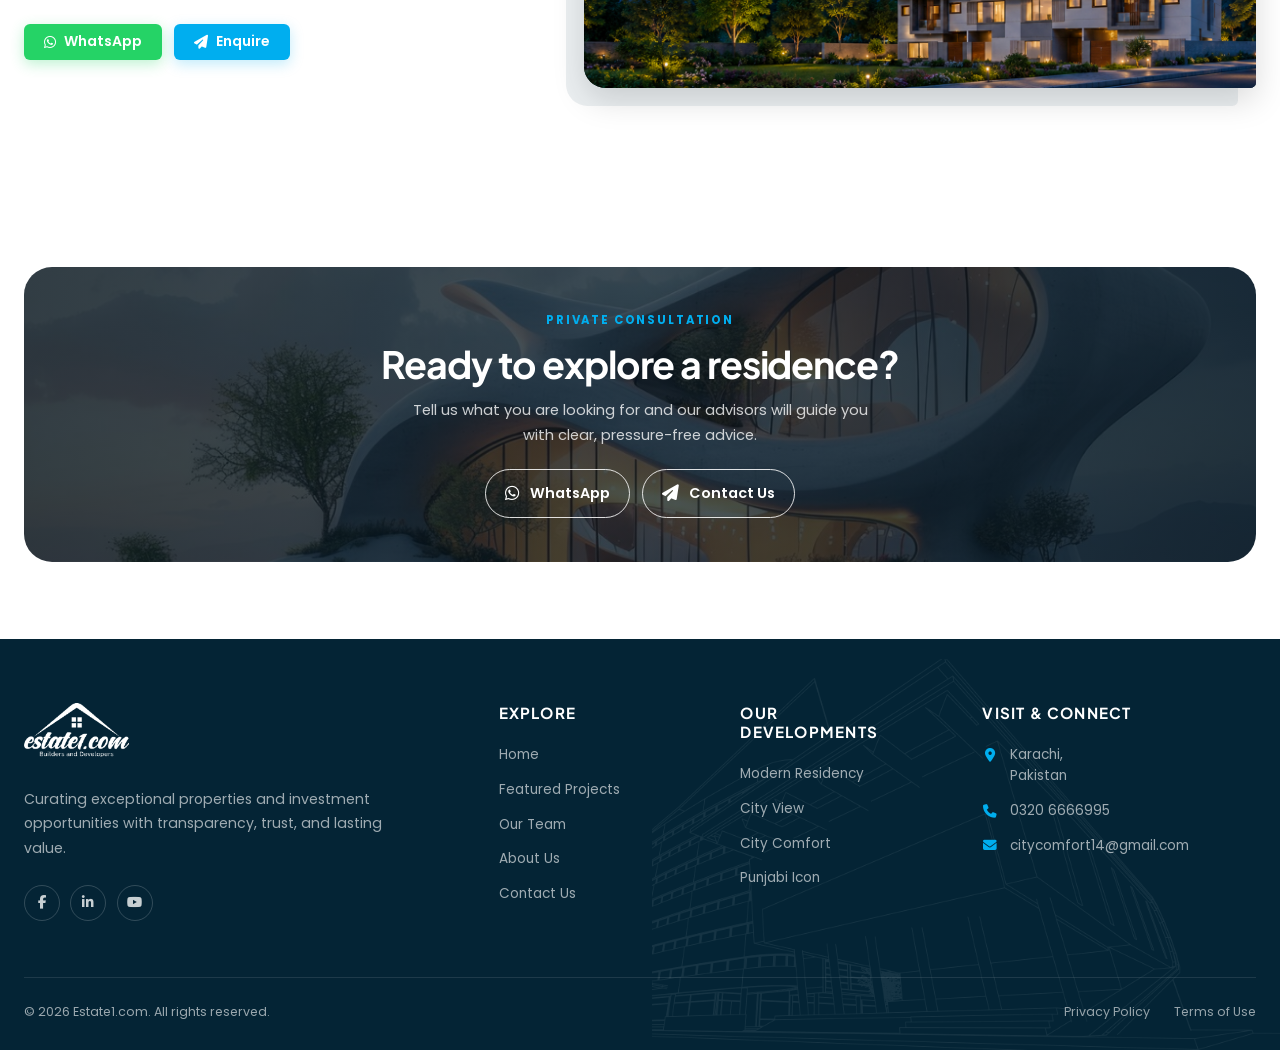
<file: projects.html>
<!DOCTYPE html>
<html lang="en">
<head>
  <meta charset="UTF-8">
  <meta name="viewport" content="width=device-width, initial-scale=1.0">
  <meta name="description" content="Explore Estate1 signature developments in Karachi — Modern Residency, City View, City Comfort, and Punjabi Icon.">
  <title>Estate1 | Our Projects</title>
  <link rel="icon" href="image/logo.webp" type="image/webp">

  <!-- Font Awesome Icons -->
  <link rel="stylesheet" href="https://cdnjs.cloudflare.com/ajax/libs/font-awesome/6.4.0/css/all.min.css">

  <!-- Global Design System -->
  <link rel="stylesheet" href="style.css">
</head>
<body>

  <!-- Navigation Backdrop Overlay -->
  <div class="nav-overlay" id="navOverlay"></div>

  <!-- ==========================================
       SITE HEADER / NAVIGATION BAR
       ========================================== -->
  <header class="site-header">
    <div class="container">
      <div class="header-inner">
        <!-- Logo -->
        <a href="index.html" class="logo-link">
          <img src="image/logo.webp" alt="Estate1 Logo" class="logo-img">
        </a>

        <!-- Off-Canvas Left Drawer & Desktop Navigation -->
        <nav class="nav-menu" id="navMenu">
          <!-- Mobile Drawer Top Header (Logo + Close Cross) -->
          <div class="mobile-drawer-header">
            <img src="image/logo.webp" alt="Estate1 Logo" class="logo-img">
            <button class="mobile-close" id="mobileClose" aria-label="Close Menu">
              <i class="fa-solid fa-xmark"></i>
            </button>
          </div>

          <!-- Navigation Links -->
          <div class="nav-links-wrapper">
            <a href="index.html" class="nav-link">Home</a>
            <a href="projects.html" class="nav-link active">Project</a>
            <a href="team.html" class="nav-link">Team</a>
            <a href="about-us.html" class="nav-link">About Us</a>
            <a href="contact-us.html" class="nav-link">Contact</a>
          </div>

          <!-- Mobile Drawer Action Buttons (WhatsApp & Contact Us inside Mobile Navbar) -->
          <div class="mobile-drawer-actions">
            <a href="https://wa.me/923206666995" target="_blank" class="btn btn-whatsapp btn-sm">
              <i class="fa-brands fa-whatsapp"></i> WhatsApp
            </a>
            <a href="contact-us.html" class="btn btn-primary btn-sm">
              <i class="fa-solid fa-paper-plane"></i> Contact Us
            </a>
          </div>
        </nav>

        <!-- Top Right Header Actions (Desktop Only) -->
        <div class="header-actions">
          <a href="https://wa.me/923206666995" target="_blank" class="btn btn-whatsapp btn-sm desktop-btn">
            <i class="fa-brands fa-whatsapp"></i> WhatsApp
          </a>
          <a href="contact-us.html" class="btn btn-primary btn-sm desktop-btn">
            <i class="fa-solid fa-paper-plane"></i> Contact Us
          </a>
          <button class="mobile-toggle" id="mobileToggle" aria-label="Toggle Navigation">
            <i class="fa-solid fa-bars"></i>
          </button>
        </div>
      </div>
    </div>
  </header>

  <main id="projects-page">
    <!-- Intro -->
    <section class="projects-intro" aria-labelledby="projectsIntroTitle">
      <div class="container">
        <div class="projects-intro-inner reveal-group">
          <span class="projects-intro-eyebrow reveal">Our Developments</span>
          <h1 id="projectsIntroTitle" class="reveal">PROJECTS</h1>
          <p class="reveal">
            Signature residences shaped by bold architecture, refined interiors, and destinations built for lasting value in Karachi.
          </p>
          <p class="reveal">
            Every Estate1 development is planned with transparency, verified documentation, and a pressure-free client experience — so local homebuyers and overseas investors can move forward with clarity and confidence.
          </p>
          <p class="reveal">
            From our flagship City Comfort to Modern Residency, City View, and Punjabi Icon, each project reflects our commitment to quality construction, thoughtful amenities, and addresses designed for everyday living and long-term growth.
          </p>
        </div>
      </div>
    </section>

    <!-- 01 Modern Residency -->
    <section id="modern-residency" class="project-showcase project-showcase--light" aria-labelledby="projectModernTitle">
      <div class="container">
        <article class="project-showcase-panel">
          <div class="project-showcase-media reveal reveal-media">
            <span class="project-showcase-index" aria-hidden="true">01</span>
            <figure class="project-showcase-figure">
              <img src="image/modern-project.png" alt="Modern Residency exterior and living spaces">
            </figure>
          </div>

          <div class="project-showcase-copy reveal-group">
            <span class="project-showcase-label reveal">Featured Development</span>
            <h2 id="projectModernTitle" class="reveal">Modern Residency</h2>
            <p class="reveal">
              Experience luxury living with premium interior finishes, panoramic sky lounge views, and world-class resort amenities crafted for modern urban living.
            </p>
            <p class="reveal">
              From carefully planned layouts to refined common spaces, Modern Residency is designed for families and investors who want comfort, privacy, and lasting value in one address.
            </p>
            <p class="project-location reveal"><i class="fa-solid fa-location-dot" aria-hidden="true"></i> Karachi</p>
            <div class="project-showcase-actions reveal">
              <a href="https://wa.me/923206666995" target="_blank" class="btn btn-whatsapp btn-sm">
                <i class="fa-brands fa-whatsapp"></i> WhatsApp
              </a>
              <a href="contact-us.html" class="btn btn-primary btn-sm">
                <i class="fa-solid fa-paper-plane"></i> Enquire
              </a>
            </div>
          </div>
        </article>
      </div>
    </section>

    <!-- 02 City View -->
    <section id="city-view" class="project-showcase project-showcase--white" aria-labelledby="projectCityViewTitle">
      <div class="container">
        <article class="project-showcase-panel project-showcase-panel--flip">
          <div class="project-showcase-media reveal reveal-media">
            <span class="project-showcase-index" aria-hidden="true">02</span>
            <figure class="project-showcase-figure">
              <img src="image/cityviewprojectbanner.jpg" alt="City View residential tower and skyline outlook">
            </figure>
          </div>

          <div class="project-showcase-copy reveal-group">
            <span class="project-showcase-label reveal">Skyline Living</span>
            <h2 id="projectCityViewTitle" class="reveal">City View</h2>
            <p class="reveal">
              Elevated residences designed around panoramic balcony outlooks and open living spaces — where city light, comfort, and contemporary architecture meet.
            </p>
            <p class="reveal">
              City View brings bright interiors, generous outdoor sightlines, and a calm residential atmosphere for those who want modern living connected to Karachi’s growing skyline.
            </p>
            <p class="project-location reveal"><i class="fa-solid fa-location-dot" aria-hidden="true"></i> Karachi</p>
            <div class="project-showcase-actions reveal">
              <a href="https://wa.me/923206666995" target="_blank" class="btn btn-whatsapp btn-sm">
                <i class="fa-brands fa-whatsapp"></i> WhatsApp
              </a>
              <a href="contact-us.html" class="btn btn-primary btn-sm">
                <i class="fa-solid fa-paper-plane"></i> Enquire
              </a>
            </div>
          </div>
        </article>
      </div>
    </section>

    <!-- 03 City Comfort -->
    <section id="city-comfort" class="project-showcase project-showcase--light" aria-labelledby="projectCityComfortTitle">
      <div class="container">
        <article class="project-showcase-panel">
          <div class="project-showcase-media reveal reveal-media">
            <span class="project-showcase-index" aria-hidden="true">03</span>
            <figure class="project-showcase-figure">
              <img src="image/citycomfortprojectbanner.jpg" alt="City Comfort flagship development facade">
            </figure>
          </div>

          <div class="project-showcase-copy reveal-group">
            <span class="project-showcase-label reveal">Flagship Project</span>
            <h2 id="projectCityComfortTitle" class="reveal">City Comfort</h2>
            <p class="reveal">
              Our highly amenitized flagship development — built for lasting lifestyle value, with builder-backed financing including a highly accessible 4.5-year (54-month) easy installment plan.
            </p>
            <p class="reveal">
              City Comfort is crafted for homebuyers and overseas investors who want transparent documentation, reliable construction standards, and a pressure-free path to ownership.
            </p>
            <p class="project-location reveal"><i class="fa-solid fa-location-dot" aria-hidden="true"></i> Karachi</p>
            <div class="project-showcase-actions reveal">
              <a href="https://wa.me/923206666995" target="_blank" class="btn btn-whatsapp btn-sm">
                <i class="fa-brands fa-whatsapp"></i> WhatsApp
              </a>
              <a href="contact-us.html" class="btn btn-primary btn-sm">
                <i class="fa-solid fa-paper-plane"></i> Enquire
              </a>
            </div>
          </div>
        </article>
      </div>
    </section>

    <!-- 04 Punjabi Icon -->
    <section id="punjabi-icon" class="project-showcase project-showcase--white" aria-labelledby="projectPunjabiIconTitle">
      <div class="container">
        <article class="project-showcase-panel project-showcase-panel--flip">
          <div class="project-showcase-media reveal reveal-media">
            <span class="project-showcase-index" aria-hidden="true">04</span>
            <figure class="project-showcase-figure">
              <img src="image/punjabiiconprojectbanner.jpg" alt="Punjabi Icon rooftop lounge and residential architecture">
            </figure>
          </div>

          <div class="project-showcase-copy reveal-group">
            <span class="project-showcase-label reveal">Iconic Living</span>
            <h2 id="projectPunjabiIconTitle" class="reveal">Punjabi Icon</h2>
            <p class="reveal">
              A statement residence rooted in Estate1’s legacy of trust — refined amenities, rooftop leisure, and architecture crafted to stand as a landmark address.
            </p>
            <p class="reveal">
              Punjabi Icon blends distinctive design with everyday ease, offering residents a premium setting that feels both exclusive and welcoming for long-term living.
            </p>
            <p class="project-location reveal"><i class="fa-solid fa-location-dot" aria-hidden="true"></i> Karachi</p>
            <div class="project-showcase-actions reveal">
              <a href="https://wa.me/923206666995" target="_blank" class="btn btn-whatsapp btn-sm">
                <i class="fa-brands fa-whatsapp"></i> WhatsApp
              </a>
              <a href="contact-us.html" class="btn btn-primary btn-sm">
                <i class="fa-solid fa-paper-plane"></i> Enquire
              </a>
            </div>
          </div>
        </article>
      </div>
    </section>

    <!-- CTA -->
    <section id="projects-cta" class="app-cta-section" aria-labelledby="projectsCtaTitle">
      <div class="container">
        <div class="app-cta-banner">
          <div class="app-cta-content reveal-group">
            <span class="app-cta-label reveal">Private Consultation</span>
            <h2 id="projectsCtaTitle" class="reveal">
              Ready to explore a residence?
            </h2>
            <p class="app-cta-desc reveal">
              Tell us what you are looking for and our advisors will guide you with clear, pressure-free advice.
            </p>

            <div class="app-cta-actions reveal">
              <a href="https://wa.me/923206666995" target="_blank" class="app-store-btn">
                <i class="fa-brands fa-whatsapp" aria-hidden="true"></i>
                <span>WhatsApp</span>
              </a>
              <a href="contact-us.html" class="app-store-btn">
                <i class="fa-solid fa-paper-plane" aria-hidden="true"></i>
                <span>Contact Us</span>
              </a>
            </div>
          </div>
        </div>
      </div>
    </section>
  </main>

  <!-- ==========================================
       SITE FOOTER
       ========================================== -->
  <footer class="site-footer">
    <div class="container">
      <div class="footer-main">
        <div class="footer-brand">
          <a href="index.html" class="footer-logo-link" aria-label="Estate1 home">
            <img src="image/logo.webp" alt="Estate1 Logo" class="footer-logo">
          </a>
          <p>
            Curating exceptional properties and investment opportunities with transparency, trust, and lasting value.
          </p>
          <div class="footer-socials" aria-label="Social media links">
            <a href="https://www.facebook.com/estate1.com.builders" target="_blank" rel="noopener noreferrer" aria-label="Facebook"><i class="fa-brands fa-facebook-f"></i></a>
            <a href="https://pk.linkedin.com/company/estate-1-builders-and-developers" target="_blank" rel="noopener noreferrer" aria-label="LinkedIn"><i class="fa-brands fa-linkedin-in"></i></a>
            <a href="https://www.youtube.com/@estate1buildersanddevelope399" target="_blank" rel="noopener noreferrer" aria-label="YouTube"><i class="fa-brands fa-youtube"></i></a>
          </div>
        </div>

        <div class="footer-column">
          <h3>Explore</h3>
          <ul>
            <li><a href="index.html">Home</a></li>
            <li><a href="projects.html">Featured Projects</a></li>
            <li><a href="team.html">Our Team</a></li>
            <li><a href="about-us.html">About Us</a></li>
            <li><a href="contact-us.html">Contact Us</a></li>
          </ul>
        </div>

        <div class="footer-column">
          <h3>Our Developments</h3>
          <ul>
            <li><a href="projects.html#modern-residency">Modern Residency</a></li>
            <li><a href="projects.html#city-view">City View</a></li>
            <li><a href="projects.html#city-comfort">City Comfort</a></li>
            <li><a href="projects.html#punjabi-icon">Punjabi Icon</a></li>
          </ul>
        </div>

        <div class="footer-column footer-contact">
          <h3>Visit &amp; Connect</h3>
          <ul>
            <li>
              <i class="fa-solid fa-location-dot"></i>
              <span>Karachi,<br>Pakistan</span>
            </li>
            <li>
              <i class="fa-solid fa-phone"></i>
              <a href="tel:+923206666995">0320 6666995</a>
            </li>
            <li>
              <i class="fa-solid fa-envelope"></i>
              <a href="mailto:citycomfort14@gmail.com">citycomfort14@gmail.com</a>
            </li>
          </ul>
        </div>
      </div>

      <div class="footer-bottom">
        <p>&copy; 2026 Estate1.com. All rights reserved.</p>
        <div class="footer-legal">
          <a href="#">Privacy Policy</a>
          <a href="#">Terms of Use</a>
        </div>
      </div>
    </div>
  </footer>

  <script src="script.js"></script>
</body>
</html>
</file>
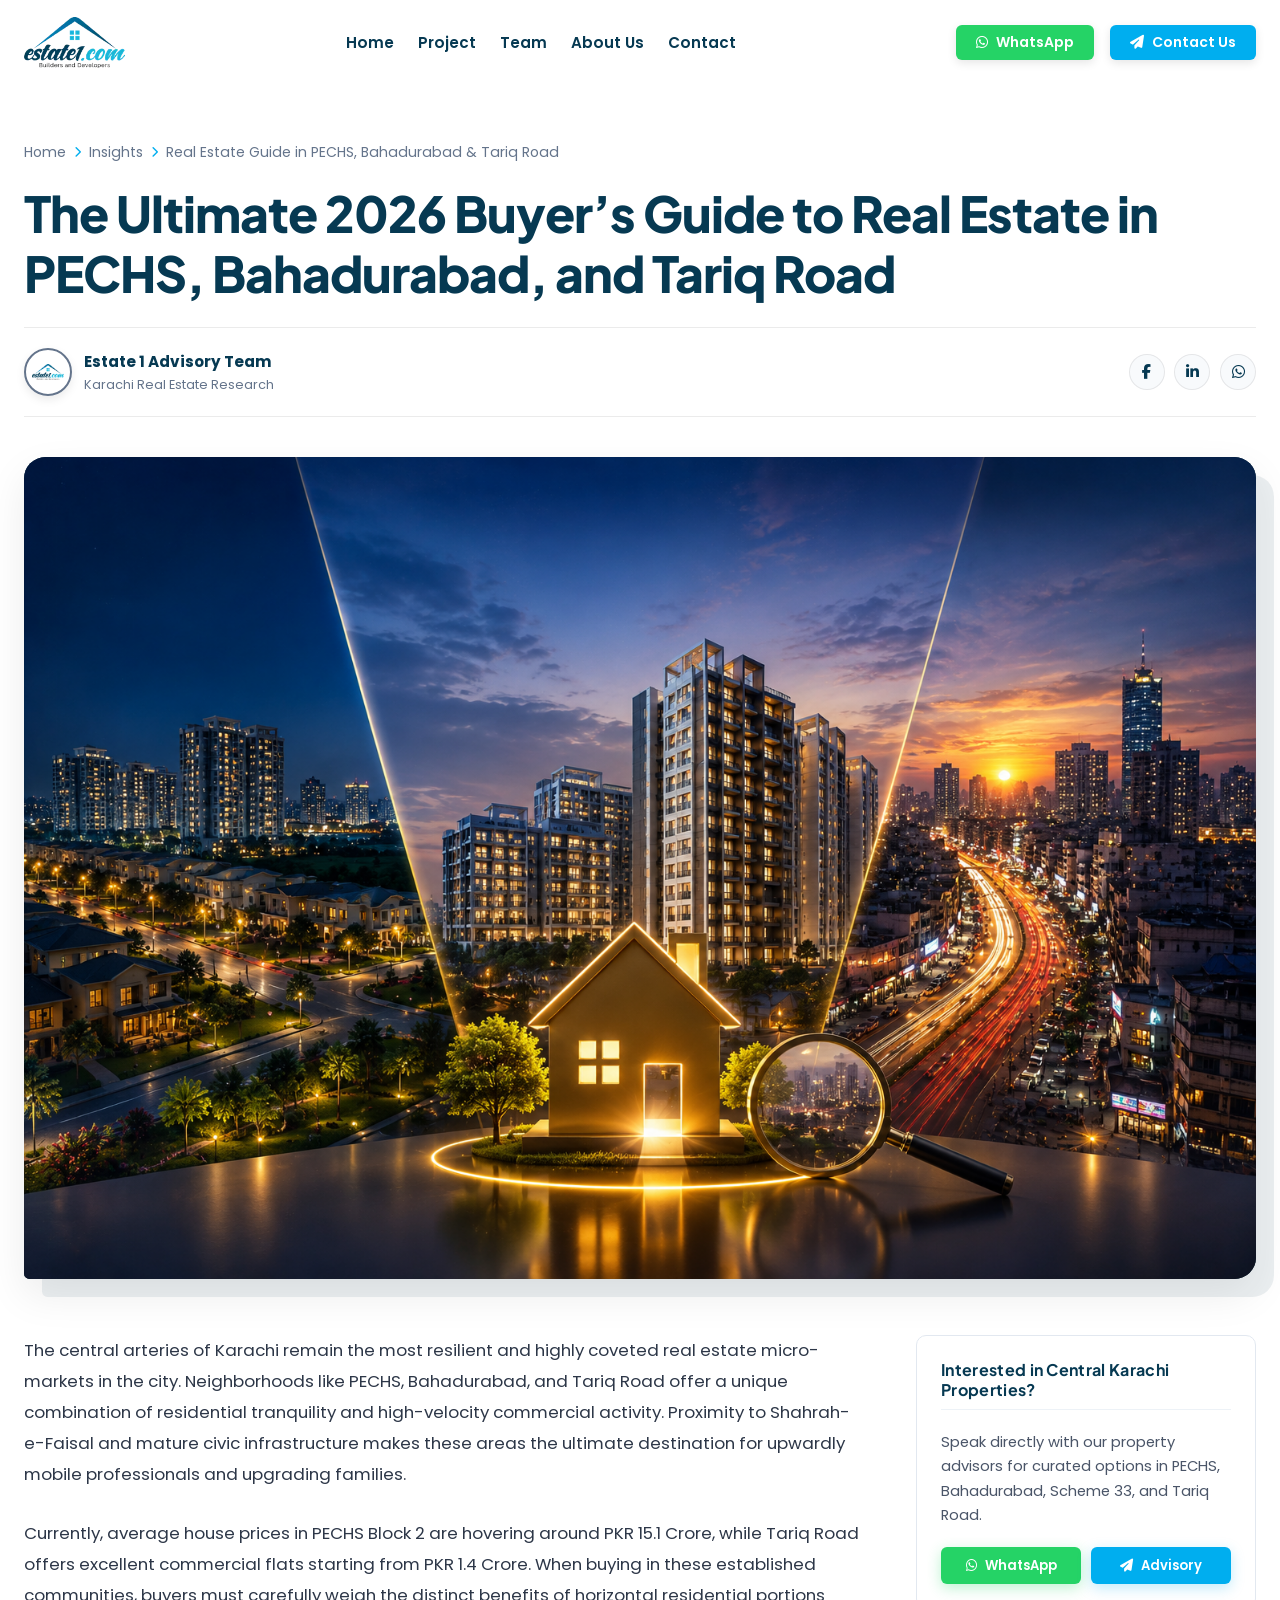
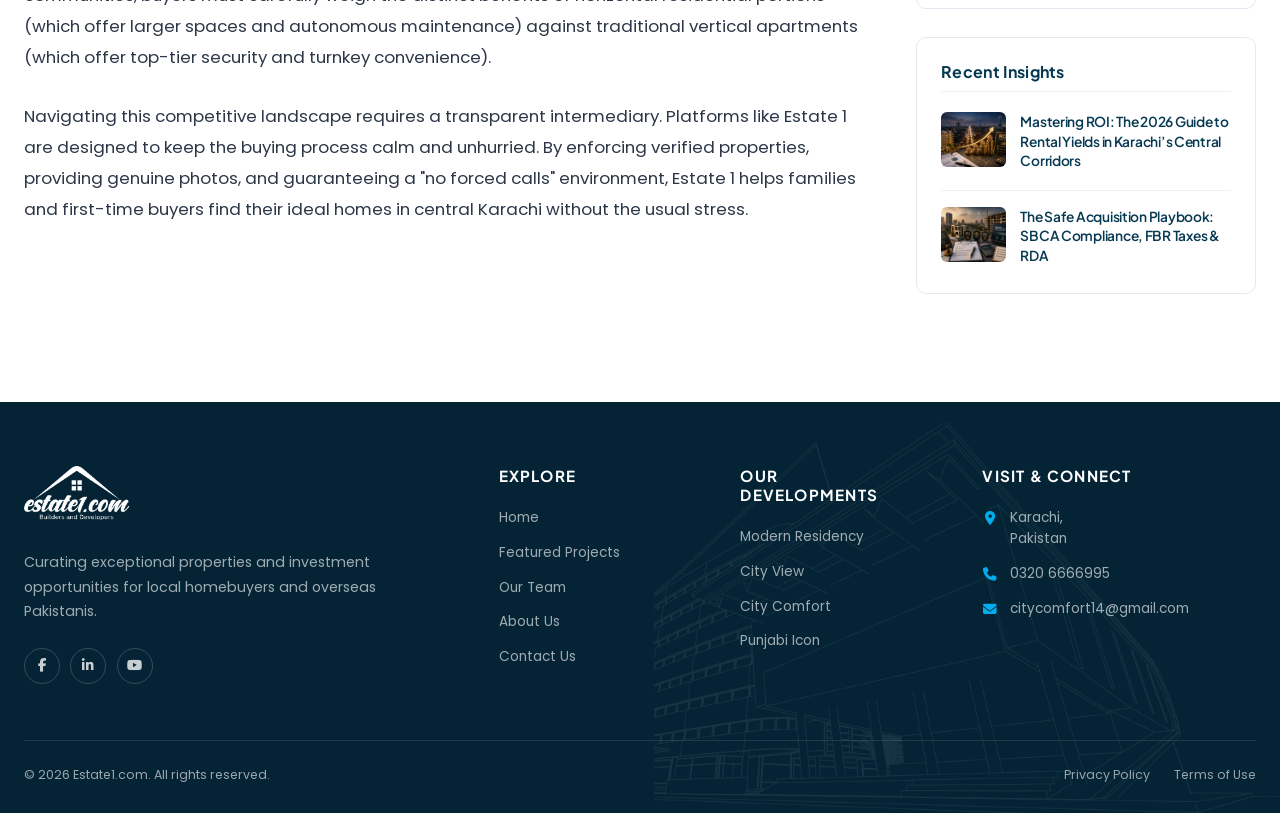
<file: real-estate-guide-pechs-bahadurabad-tariq-road.html>
<!DOCTYPE html>
<html lang="en">
<head>
  <meta charset="UTF-8">
  <meta name="viewport" content="width=device-width, initial-scale=1.0">
  <meta name="description" content="The Ultimate 2026 Buyer’s Guide to Real Estate in PECHS, Bahadurabad, and Tariq Road by Estate 1. Discover prices, trends, and market insights.">
  <title>The Ultimate 2026 Buyer’s Guide to Real Estate in PECHS, Bahadurabad, and Tariq Road | Estate 1</title>
  <link rel="icon" href="image/logo.webp" type="image/webp">
  
  <!-- Font Awesome Icons -->
  <link rel="stylesheet" href="https://cdnjs.cloudflare.com/ajax/libs/font-awesome/6.4.0/css/all.min.css">
  
  <!-- Global Design System -->
  <link rel="stylesheet" href="style.css">
</head>
<body class="js-reveal">

  <!-- Navigation Backdrop Overlay -->
  <div class="nav-overlay" id="navOverlay"></div>

  <!-- ==========================================
       SITE HEADER / NAVIGATION BAR
       ========================================== -->
  <header class="site-header">
    <div class="container">
      <div class="header-inner">
        <!-- Logo -->
        <a href="index.html" class="logo-link">
          <img src="image/logo.webp" alt="Estate1 Logo" class="logo-img">
        </a>

        <!-- Off-Canvas Left Drawer & Desktop Navigation -->
        <nav class="nav-menu" id="navMenu">
          <!-- Mobile Drawer Top Header (Logo + Close Cross) -->
          <div class="mobile-drawer-header">
            <img src="image/logo.webp" alt="Estate1 Logo" class="logo-img">
            <button class="mobile-close" id="mobileClose" aria-label="Close Menu">
              <i class="fa-solid fa-xmark"></i>
            </button>
          </div>

          <!-- Navigation Links -->
          <div class="nav-links-wrapper">
            <a href="index.html" class="nav-link">Home</a>
            <a href="projects.html" class="nav-link">Project</a>
            <a href="team.html" class="nav-link">Team</a>
            <a href="about-us.html" class="nav-link">About Us</a>
            <a href="contact-us.html" class="nav-link">Contact</a>
          </div>

          <!-- Mobile Drawer Action Buttons (WhatsApp & Contact Us inside Mobile Navbar) -->
          <div class="mobile-drawer-actions">
            <a href="https://wa.me/923206666995" target="_blank" class="btn btn-whatsapp btn-sm">
              <i class="fa-brands fa-whatsapp"></i> WhatsApp
            </a>
            <a href="contact-us.html" class="btn btn-primary btn-sm">
              <i class="fa-solid fa-paper-plane"></i> Contact Us
            </a>
          </div>
        </nav>

        <!-- Top Right Header Actions (Desktop Only) -->
        <div class="header-actions">
          <a href="https://wa.me/923206666995" target="_blank" class="btn btn-whatsapp btn-sm desktop-btn">
            <i class="fa-brands fa-whatsapp"></i> WhatsApp
          </a>
          <a href="contact-us.html" class="btn btn-primary btn-sm desktop-btn">
            <i class="fa-solid fa-paper-plane"></i> Contact Us
          </a>
          <button class="mobile-toggle" id="mobileToggle" aria-label="Toggle Navigation">
            <i class="fa-solid fa-bars"></i>
          </button>
        </div>
      </div>
    </div>
  </header>

  <!-- ==========================================
       BLOG DETAIL CONTENT SECTION
       ========================================== -->
  <main class="blog-detail-section">
    <div class="container">
      
      <!-- Article Header & Meta -->
      <header class="blog-detail-header reveal-group">
        <div class="blog-breadcrumbs reveal">
          <a href="index.html">Home</a>
          <i class="fa-solid fa-chevron-right"></i>
          <a href="index.html#blog">Insights</a>
          <i class="fa-solid fa-chevron-right"></i>
          <span>Real Estate Guide in PECHS, Bahadurabad &amp; Tariq Road</span>
        </div>

        <h1 class="blog-detail-title reveal">
          The Ultimate 2026 Buyer’s Guide to Real Estate in PECHS, Bahadurabad, and Tariq Road
        </h1>

        <div class="blog-meta-bar reveal">
          <div class="blog-author-info">
            <div class="blog-author-avatar">
              <img src="image/logo.webp" alt="Estate 1 Logo">
            </div>
            <div class="blog-author-details">
              <strong>Estate 1 Advisory Team</strong>
              <span>Karachi Real Estate Research</span>
            </div>
          </div>

          <div class="blog-share-buttons">
            <a href="https://www.facebook.com/estate1.com.builders" target="_blank" aria-label="Share on Facebook"><i class="fa-brands fa-facebook-f"></i></a>
            <a href="https://pk.linkedin.com/company/estate-1-builders-and-developers" target="_blank" aria-label="Share on LinkedIn"><i class="fa-brands fa-linkedin-in"></i></a>
            <a href="https://wa.me/923206666995" target="_blank" aria-label="Share via WhatsApp"><i class="fa-brands fa-whatsapp"></i></a>
          </div>
        </div>
      </header>

      <!-- Featured Hero Image (Single Image with Offset Backdrop Frame) -->
      <div class="blog-hero-image-wrap reveal reveal-media">
        <img src="image/blog-1.png" alt="Luxury Real Estate in PECHS, Bahadurabad, and Tariq Road Karachi">
      </div>

      <!-- Main Layout: Body Content + Sidebar -->
      <div class="blog-detail-layout">
        
        <!-- Article Main Content (Simple Clean Text) -->
        <article class="blog-article-body reveal-group">
          
          <p class="reveal">
            The central arteries of Karachi remain the most resilient and highly coveted real estate micro-markets in the city. Neighborhoods like PECHS, Bahadurabad, and Tariq Road offer a unique combination of residential tranquility and high-velocity commercial activity. Proximity to Shahrah-e-Faisal and mature civic infrastructure makes these areas the ultimate destination for upwardly mobile professionals and upgrading families.
          </p>

          <p class="reveal">
            Currently, average house prices in PECHS Block 2 are hovering around PKR 15.1 Crore, while Tariq Road offers excellent commercial flats starting from PKR 1.4 Crore. When buying in these established communities, buyers must carefully weigh the distinct benefits of horizontal residential portions (which offer larger spaces and autonomous maintenance) against traditional vertical apartments (which offer top-tier security and turnkey convenience).
          </p>

          <p class="reveal">
            Navigating this competitive landscape requires a transparent intermediary. Platforms like Estate 1 are designed to keep the buying process calm and unhurried. By enforcing verified properties, providing genuine photos, and guaranteeing a "no forced calls" environment, Estate 1 helps families and first-time buyers find their ideal homes in central Karachi without the usual stress.
          </p>

        </article>

        <!-- Sidebar Widgets -->
        <aside class="blog-sidebar">
          
          <!-- Consultation Card Widget -->
          <div class="blog-sidebar-widget sidebar-consult-box reveal">
            <h3>Interested in Central Karachi Properties?</h3>
            <p>
              Speak directly with our property advisors for curated options in PECHS, Bahadurabad, Scheme 33, and Tariq Road.
            </p>
            <div class="sidebar-consult-actions">
              <a href="https://wa.me/923206666995" target="_blank" class="btn btn-whatsapp btn-sm">
                <i class="fa-brands fa-whatsapp"></i> WhatsApp
              </a>
              <a href="contact-us.html" class="btn btn-primary btn-sm">
                <i class="fa-solid fa-paper-plane"></i> Advisory
              </a>
            </div>
          </div>

          <!-- Recent Insights Widget -->
          <div class="blog-sidebar-widget reveal">
            <h3>Recent Insights</h3>
            
            <div class="recent-post-item">
              <div class="recent-post-thumb">
                <img src="image/blog-2.png" alt="Rental Yields and ROI Guide">
              </div>
              <div class="recent-post-info">
                <h4><a href="rental-yields-guide-karachi-2026.html">Mastering ROI: The 2026 Guide to Rental Yields in Karachi’s Central Corridors</a></h4>
              </div>
            </div>

            <div class="recent-post-item">
              <div class="recent-post-thumb">
                <img src="image/blog-3.png" alt="SBCA Compliance and FBR Taxes Guide">
              </div>
              <div class="recent-post-info">
                <h4><a href="sbca-fbr-roshan-digital-account-property-guide.html">The Safe Acquisition Playbook: SBCA Compliance, FBR Taxes &amp; RDA</a></h4>
              </div>
            </div>

          </div>

        </aside>

      </div>
    </div>
  </main>

  <!-- ==========================================
       SITE FOOTER
       ========================================== -->
  <footer class="site-footer">
    <div class="container">
      <div class="footer-main">
        <div class="footer-brand">
          <a href="index.html" class="footer-logo-link" aria-label="Estate1 home">
            <img src="image/logo.webp" alt="Estate1 Logo" class="footer-logo">
          </a>
          <p>
            Curating exceptional properties and investment opportunities for local homebuyers and overseas Pakistanis.
          </p>
          <div class="footer-socials" aria-label="Social media links">
            <a href="https://www.facebook.com/estate1.com.builders" target="_blank" rel="noopener noreferrer" aria-label="Facebook"><i class="fa-brands fa-facebook-f"></i></a>
            <a href="https://pk.linkedin.com/company/estate-1-builders-and-developers" target="_blank" rel="noopener noreferrer" aria-label="LinkedIn"><i class="fa-brands fa-linkedin-in"></i></a>
            <a href="https://www.youtube.com/@estate1buildersanddevelope399" target="_blank" rel="noopener noreferrer" aria-label="YouTube"><i class="fa-brands fa-youtube"></i></a>
          </div>
        </div>

        <div class="footer-column">
          <h3>Explore</h3>
          <ul>
            <li><a href="index.html">Home</a></li>
            <li><a href="projects.html">Featured Projects</a></li>
            <li><a href="team.html">Our Team</a></li>
            <li><a href="about-us.html">About Us</a></li>
            <li><a href="contact-us.html">Contact Us</a></li>
          </ul>
        </div>

        <div class="footer-column">
          <h3>Our Developments</h3>
          <ul>
            <li><a href="projects.html#modern-residency">Modern Residency</a></li>
            <li><a href="projects.html#city-view">City View</a></li>
            <li><a href="projects.html#city-comfort">City Comfort</a></li>
            <li><a href="projects.html#punjabi-icon">Punjabi Icon</a></li>
          </ul>
        </div>

        <div class="footer-column footer-contact">
          <h3>Visit &amp; Connect</h3>
          <ul>
            <li>
              <i class="fa-solid fa-location-dot"></i>
              <span>Karachi,<br>Pakistan</span>
            </li>
            <li>
              <i class="fa-solid fa-phone"></i>
              <a href="tel:+923206666995">0320 6666995</a>
            </li>
            <li>
              <i class="fa-solid fa-envelope"></i>
              <a href="mailto:citycomfort14@gmail.com">citycomfort14@gmail.com</a>
            </li>
          </ul>
        </div>
      </div>

      <div class="footer-bottom">
        <p>&copy; 2026 Estate1.com. All rights reserved.</p>
        <div class="footer-legal">
          <a href="#">Privacy Policy</a>
          <a href="#">Terms of Use</a>
        </div>
      </div>
    </div>
  </footer>

  <script src="script.js"></script>
</body>
</html>
</file>
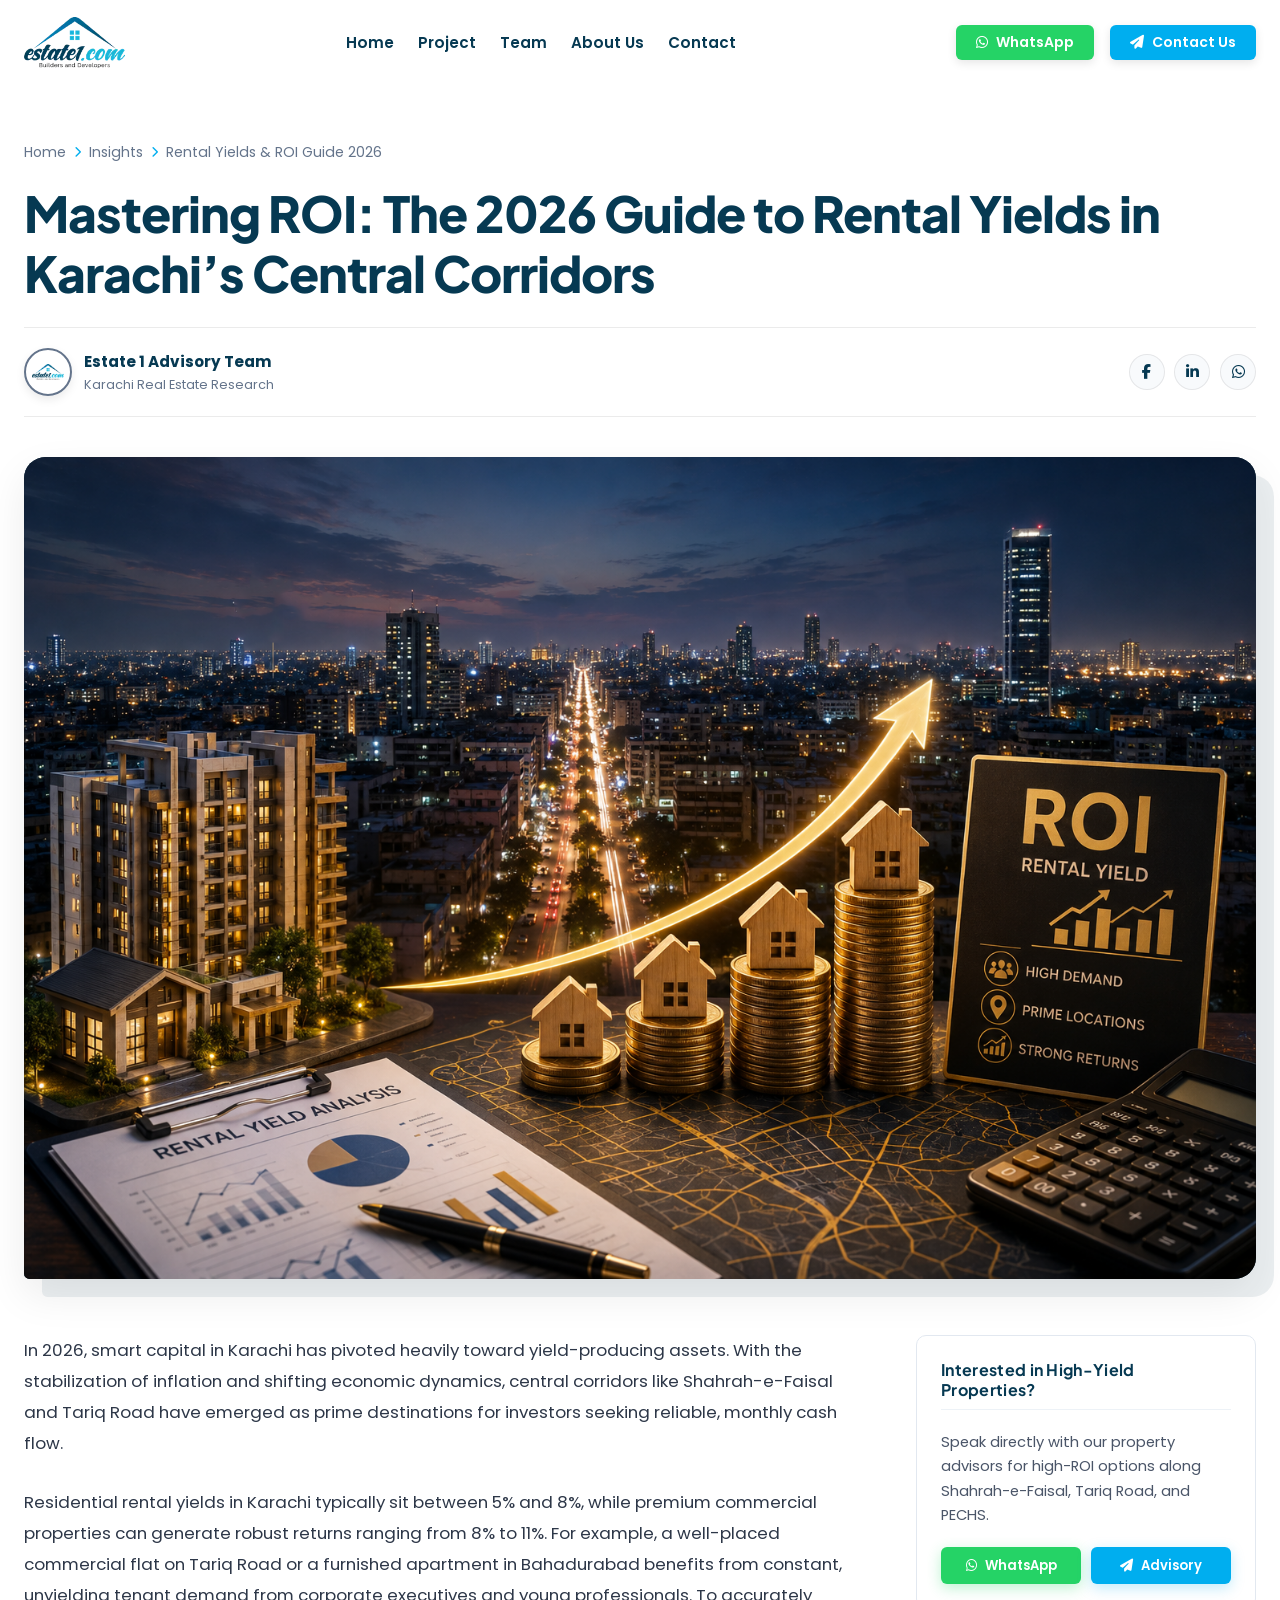
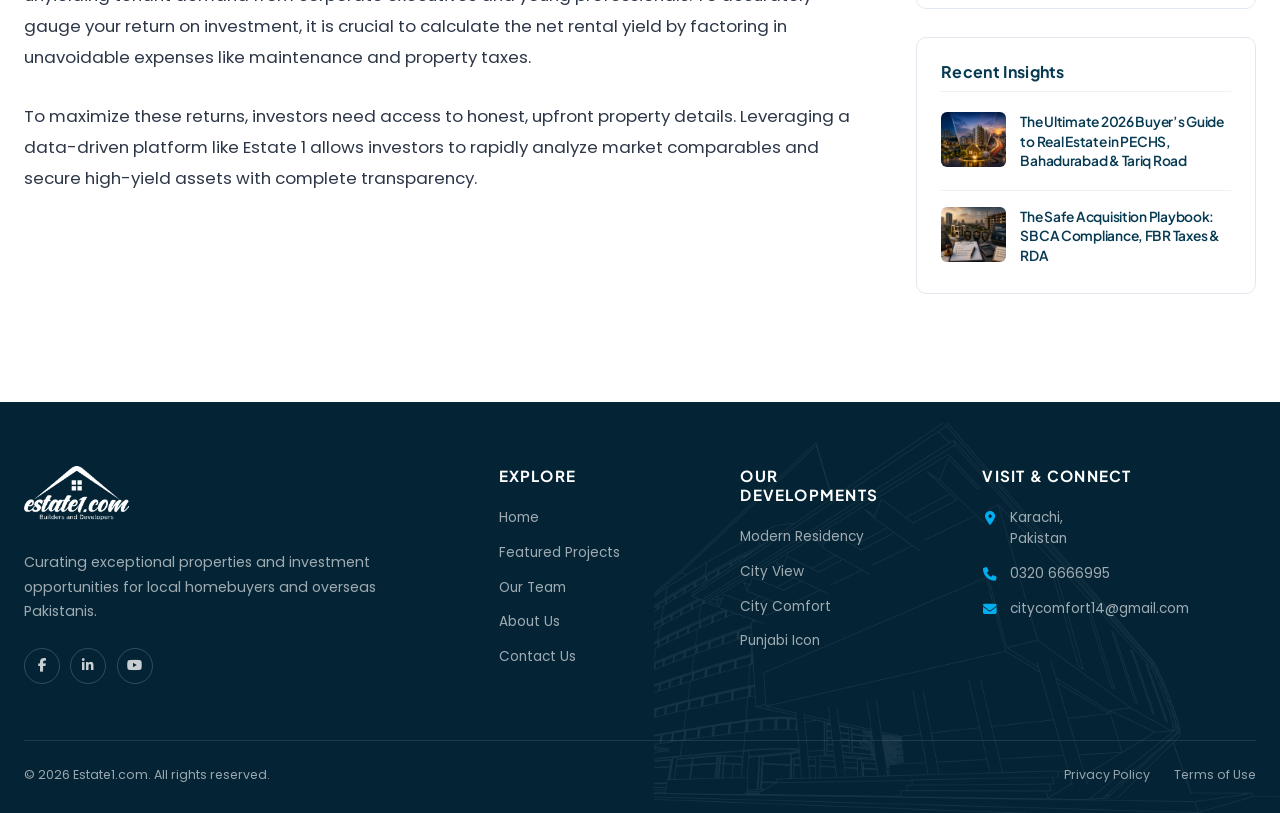
<file: rental-yields-guide-karachi-2026.html>
<!DOCTYPE html>
<html lang="en">
<head>
  <meta charset="UTF-8">
  <meta name="viewport" content="width=device-width, initial-scale=1.0">
  <meta name="description" content="Mastering ROI: The 2026 Guide to Rental Yields in Karachi’s Central Corridors by Estate 1. Explore rental yields, returns, and commercial investment insights.">
  <title>Mastering ROI: The 2026 Guide to Rental Yields in Karachi’s Central Corridors | Estate 1</title>
  <link rel="icon" href="image/logo.webp" type="image/webp">
  
  <!-- Font Awesome Icons -->
  <link rel="stylesheet" href="https://cdnjs.cloudflare.com/ajax/libs/font-awesome/6.4.0/css/all.min.css">
  
  <!-- Global Design System -->
  <link rel="stylesheet" href="style.css">
</head>
<body class="js-reveal">

  <!-- Navigation Backdrop Overlay -->
  <div class="nav-overlay" id="navOverlay"></div>

  <!-- ==========================================
       SITE HEADER / NAVIGATION BAR
       ========================================== -->
  <header class="site-header">
    <div class="container">
      <div class="header-inner">
        <!-- Logo -->
        <a href="index.html" class="logo-link">
          <img src="image/logo.webp" alt="Estate1 Logo" class="logo-img">
        </a>

        <!-- Off-Canvas Left Drawer & Desktop Navigation -->
        <nav class="nav-menu" id="navMenu">
          <!-- Mobile Drawer Top Header (Logo + Close Cross) -->
          <div class="mobile-drawer-header">
            <img src="image/logo.webp" alt="Estate1 Logo" class="logo-img">
            <button class="mobile-close" id="mobileClose" aria-label="Close Menu">
              <i class="fa-solid fa-xmark"></i>
            </button>
          </div>

          <!-- Navigation Links -->
          <div class="nav-links-wrapper">
            <a href="index.html" class="nav-link">Home</a>
            <a href="projects.html" class="nav-link">Project</a>
            <a href="team.html" class="nav-link">Team</a>
            <a href="about-us.html" class="nav-link">About Us</a>
            <a href="contact-us.html" class="nav-link">Contact</a>
          </div>

          <!-- Mobile Drawer Action Buttons (WhatsApp & Contact Us inside Mobile Navbar) -->
          <div class="mobile-drawer-actions">
            <a href="https://wa.me/923206666995" target="_blank" class="btn btn-whatsapp btn-sm">
              <i class="fa-brands fa-whatsapp"></i> WhatsApp
            </a>
            <a href="contact-us.html" class="btn btn-primary btn-sm">
              <i class="fa-solid fa-paper-plane"></i> Contact Us
            </a>
          </div>
        </nav>

        <!-- Top Right Header Actions (Desktop Only) -->
        <div class="header-actions">
          <a href="https://wa.me/923206666995" target="_blank" class="btn btn-whatsapp btn-sm desktop-btn">
            <i class="fa-brands fa-whatsapp"></i> WhatsApp
          </a>
          <a href="contact-us.html" class="btn btn-primary btn-sm desktop-btn">
            <i class="fa-solid fa-paper-plane"></i> Contact Us
          </a>
          <button class="mobile-toggle" id="mobileToggle" aria-label="Toggle Navigation">
            <i class="fa-solid fa-bars"></i>
          </button>
        </div>
      </div>
    </div>
  </header>

  <!-- ==========================================
       BLOG DETAIL CONTENT SECTION
       ========================================== -->
  <main class="blog-detail-section">
    <div class="container">
      
      <!-- Article Header & Meta -->
      <header class="blog-detail-header reveal-group">
        <div class="blog-breadcrumbs reveal">
          <a href="index.html">Home</a>
          <i class="fa-solid fa-chevron-right"></i>
          <a href="index.html#blog">Insights</a>
          <i class="fa-solid fa-chevron-right"></i>
          <span>Rental Yields &amp; ROI Guide 2026</span>
        </div>

        <h1 class="blog-detail-title reveal">
          Mastering ROI: The 2026 Guide to Rental Yields in Karachi’s Central Corridors
        </h1>

        <div class="blog-meta-bar reveal">
          <div class="blog-author-info">
            <div class="blog-author-avatar">
              <img src="image/logo.webp" alt="Estate 1 Logo">
            </div>
            <div class="blog-author-details">
              <strong>Estate 1 Advisory Team</strong>
              <span>Karachi Real Estate Research</span>
            </div>
          </div>

          <div class="blog-share-buttons">
            <a href="https://www.facebook.com/estate1.com.builders" target="_blank" aria-label="Share on Facebook"><i class="fa-brands fa-facebook-f"></i></a>
            <a href="https://pk.linkedin.com/company/estate-1-builders-and-developers" target="_blank" aria-label="Share on LinkedIn"><i class="fa-brands fa-linkedin-in"></i></a>
            <a href="https://wa.me/923206666995" target="_blank" aria-label="Share via WhatsApp"><i class="fa-brands fa-whatsapp"></i></a>
          </div>
        </div>
      </header>

      <!-- Featured Hero Image (Single Image with Offset Backdrop Frame) -->
      <div class="blog-hero-image-wrap reveal reveal-media">
        <img src="image/blog-2.png" alt="Rental Yields and Property Investment in Karachi Central Corridors">
      </div>

      <!-- Main Layout: Body Content + Sidebar -->
      <div class="blog-detail-layout">
        
        <!-- Article Main Content (Simple Clean Text) -->
        <article class="blog-article-body reveal-group">
          
          <p class="reveal">
            In 2026, smart capital in Karachi has pivoted heavily toward yield-producing assets. With the stabilization of inflation and shifting economic dynamics, central corridors like Shahrah-e-Faisal and Tariq Road have emerged as prime destinations for investors seeking reliable, monthly cash flow.
          </p>

          <p class="reveal">
            Residential rental yields in Karachi typically sit between 5% and 8%, while premium commercial properties can generate robust returns ranging from 8% to 11%. For example, a well-placed commercial flat on Tariq Road or a furnished apartment in Bahadurabad benefits from constant, unyielding tenant demand from corporate executives and young professionals. To accurately gauge your return on investment, it is crucial to calculate the net rental yield by factoring in unavoidable expenses like maintenance and property taxes.
          </p>

          <p class="reveal">
            To maximize these returns, investors need access to honest, upfront property details. Leveraging a data-driven platform like Estate 1 allows investors to rapidly analyze market comparables and secure high-yield assets with complete transparency.
          </p>

        </article>

        <!-- Sidebar Widgets -->
        <aside class="blog-sidebar">
          
          <!-- Consultation Card Widget -->
          <div class="blog-sidebar-widget sidebar-consult-box reveal">
            <h3>Interested in High-Yield Properties?</h3>
            <p>
              Speak directly with our property advisors for high-ROI options along Shahrah-e-Faisal, Tariq Road, and PECHS.
            </p>
            <div class="sidebar-consult-actions">
              <a href="https://wa.me/923206666995" target="_blank" class="btn btn-whatsapp btn-sm">
                <i class="fa-brands fa-whatsapp"></i> WhatsApp
              </a>
              <a href="contact-us.html" class="btn btn-primary btn-sm">
                <i class="fa-solid fa-paper-plane"></i> Advisory
              </a>
            </div>
          </div>

          <!-- Recent Insights Widget -->
          <div class="blog-sidebar-widget reveal">
            <h3>Recent Insights</h3>
            
            <div class="recent-post-item">
              <div class="recent-post-thumb">
                <img src="image/blog-1.png" alt="PECHS and Tariq Road property guide">
              </div>
              <div class="recent-post-info">
                <h4><a href="real-estate-guide-pechs-bahadurabad-tariq-road.html">The Ultimate 2026 Buyer’s Guide to Real Estate in PECHS, Bahadurabad &amp; Tariq Road</a></h4>
              </div>
            </div>

            <div class="recent-post-item">
              <div class="recent-post-thumb">
                <img src="image/blog-3.png" alt="SBCA Compliance and FBR Taxes Guide">
              </div>
              <div class="recent-post-info">
                <h4><a href="sbca-fbr-roshan-digital-account-property-guide.html">The Safe Acquisition Playbook: SBCA Compliance, FBR Taxes &amp; RDA</a></h4>
              </div>
            </div>

          </div>

        </aside>

      </div>
    </div>
  </main>

  <!-- ==========================================
       SITE FOOTER
       ========================================== -->
  <footer class="site-footer">
    <div class="container">
      <div class="footer-main">
        <div class="footer-brand">
          <a href="index.html" class="footer-logo-link" aria-label="Estate1 home">
            <img src="image/logo.webp" alt="Estate1 Logo" class="footer-logo">
          </a>
          <p>
            Curating exceptional properties and investment opportunities for local homebuyers and overseas Pakistanis.
          </p>
          <div class="footer-socials" aria-label="Social media links">
            <a href="https://www.facebook.com/estate1.com.builders" target="_blank" rel="noopener noreferrer" aria-label="Facebook"><i class="fa-brands fa-facebook-f"></i></a>
            <a href="https://pk.linkedin.com/company/estate-1-builders-and-developers" target="_blank" rel="noopener noreferrer" aria-label="LinkedIn"><i class="fa-brands fa-linkedin-in"></i></a>
            <a href="https://www.youtube.com/@estate1buildersanddevelope399" target="_blank" rel="noopener noreferrer" aria-label="YouTube"><i class="fa-brands fa-youtube"></i></a>
          </div>
        </div>

        <div class="footer-column">
          <h3>Explore</h3>
          <ul>
            <li><a href="index.html">Home</a></li>
            <li><a href="projects.html">Featured Projects</a></li>
            <li><a href="team.html">Our Team</a></li>
            <li><a href="about-us.html">About Us</a></li>
            <li><a href="contact-us.html">Contact Us</a></li>
          </ul>
        </div>

        <div class="footer-column">
          <h3>Our Developments</h3>
          <ul>
            <li><a href="projects.html#modern-residency">Modern Residency</a></li>
            <li><a href="projects.html#city-view">City View</a></li>
            <li><a href="projects.html#city-comfort">City Comfort</a></li>
            <li><a href="projects.html#punjabi-icon">Punjabi Icon</a></li>
          </ul>
        </div>

        <div class="footer-column footer-contact">
          <h3>Visit &amp; Connect</h3>
          <ul>
            <li>
              <i class="fa-solid fa-location-dot"></i>
              <span>Karachi,<br>Pakistan</span>
            </li>
            <li>
              <i class="fa-solid fa-phone"></i>
              <a href="tel:+923206666995">0320 6666995</a>
            </li>
            <li>
              <i class="fa-solid fa-envelope"></i>
              <a href="mailto:citycomfort14@gmail.com">citycomfort14@gmail.com</a>
            </li>
          </ul>
        </div>
      </div>

      <div class="footer-bottom">
        <p>&copy; 2026 Estate1.com. All rights reserved.</p>
        <div class="footer-legal">
          <a href="#">Privacy Policy</a>
          <a href="#">Terms of Use</a>
        </div>
      </div>
    </div>
  </footer>

  <script src="script.js"></script>
</body>
</html>
</file>
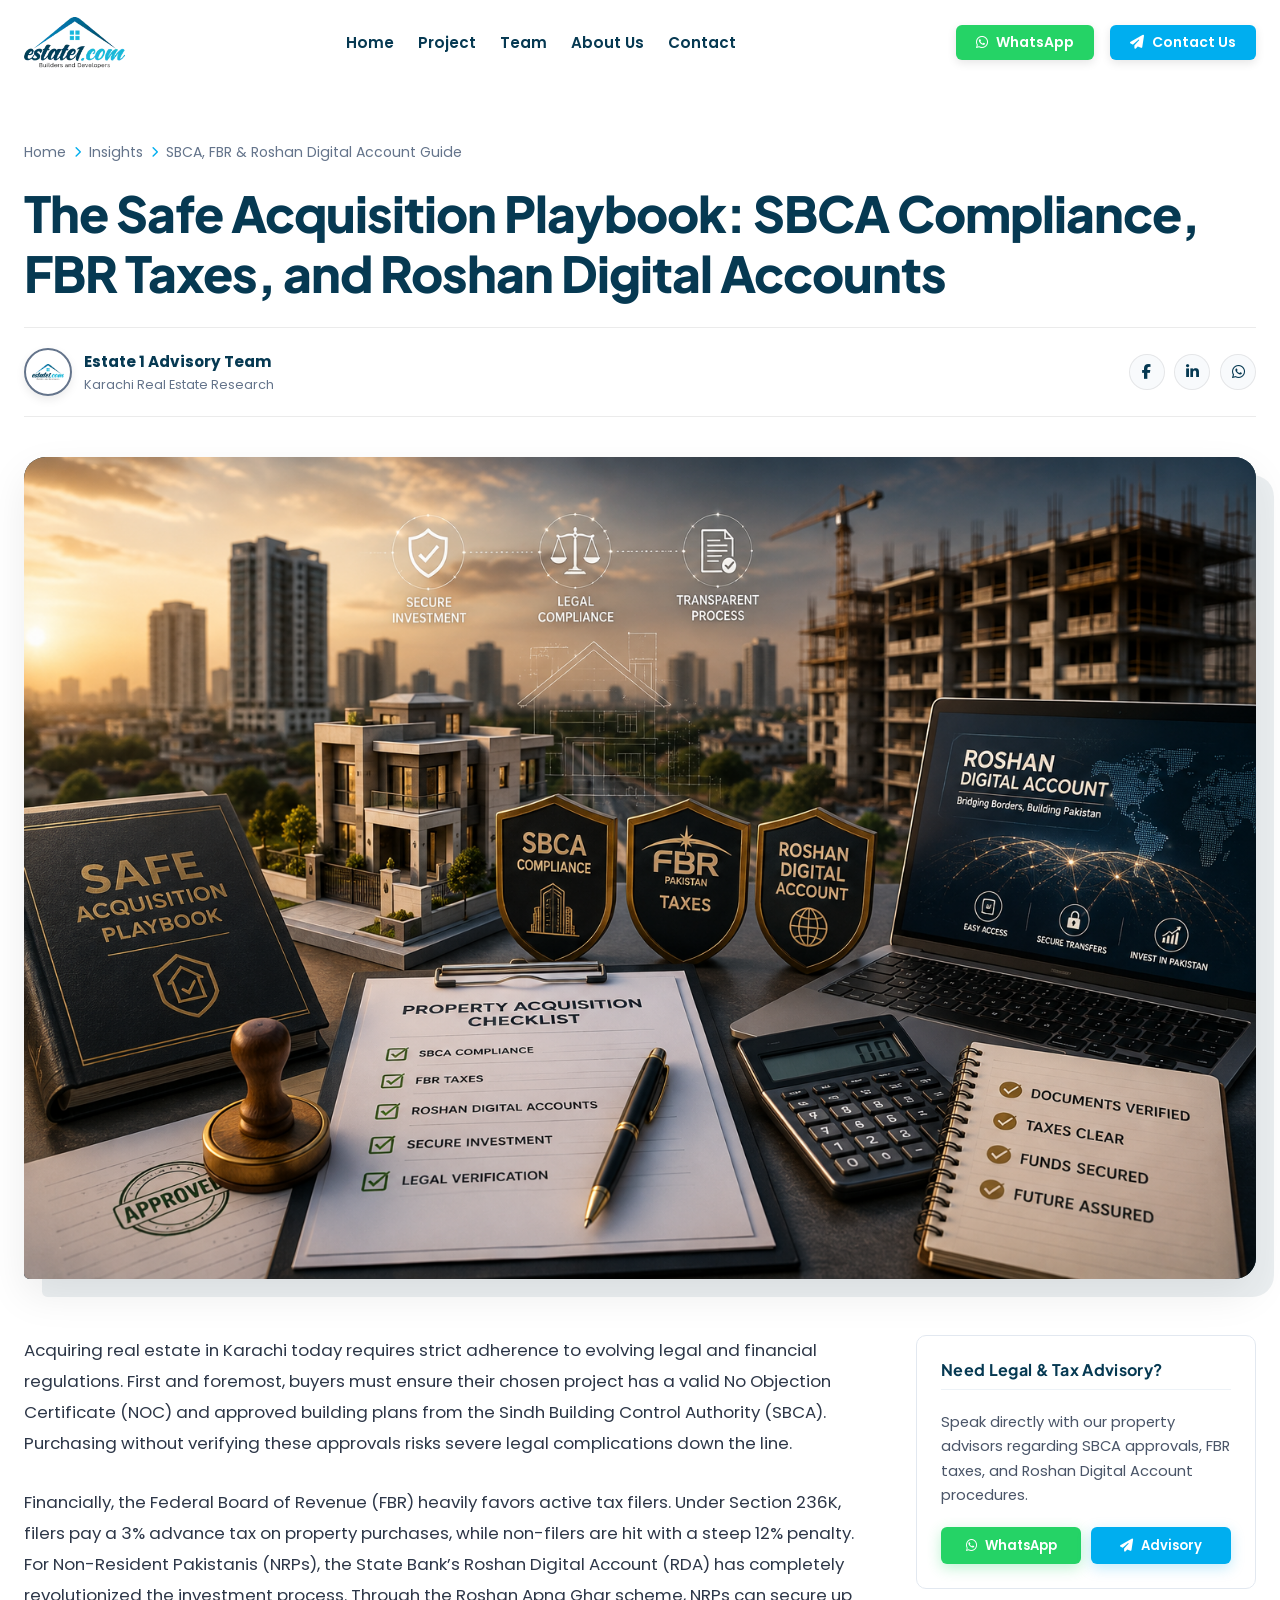
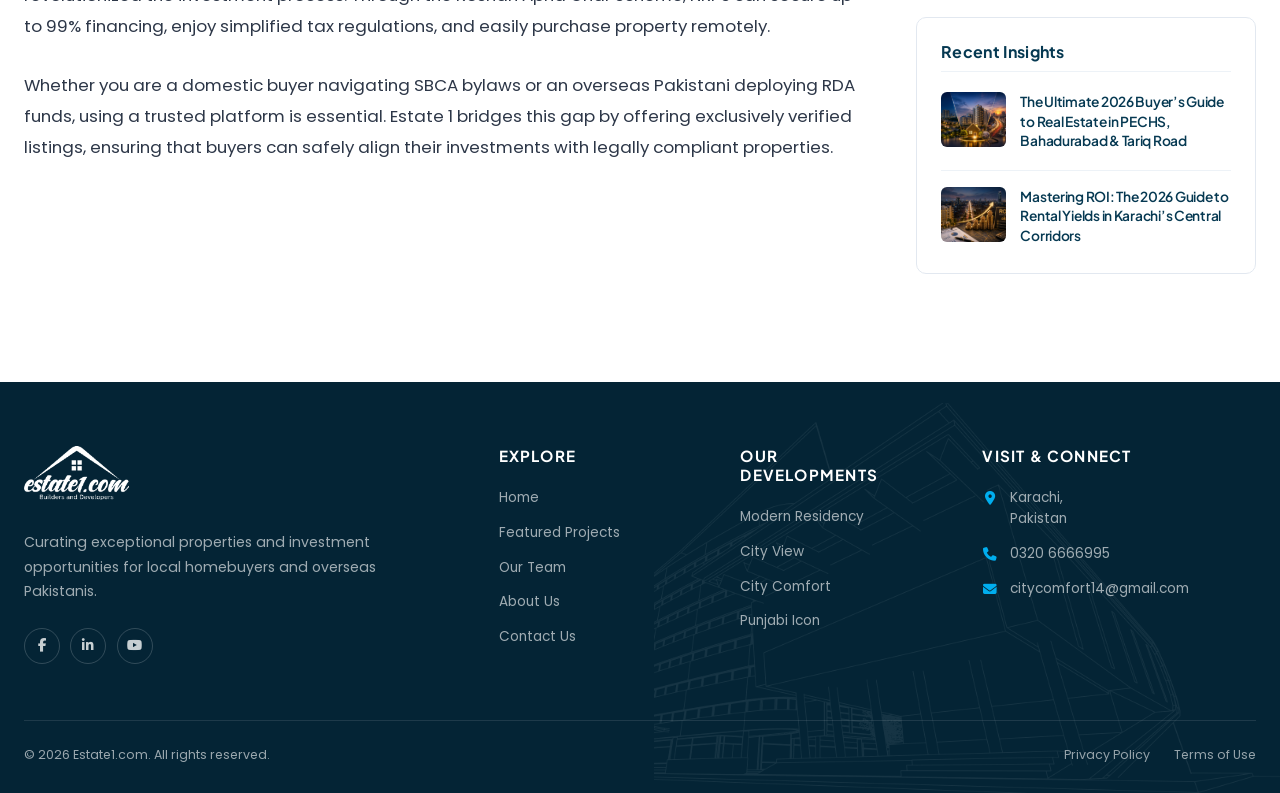
<file: sbca-fbr-roshan-digital-account-property-guide.html>
<!DOCTYPE html>
<html lang="en">
<head>
  <meta charset="UTF-8">
  <meta name="viewport" content="width=device-width, initial-scale=1.0">
  <meta name="description" content="The Safe Acquisition Playbook: SBCA Compliance, FBR Taxes, and Roshan Digital Accounts by Estate 1. Learn legal and tax guidance for buying property in Karachi.">
  <title>The Safe Acquisition Playbook: SBCA Compliance, FBR Taxes, and Roshan Digital Accounts | Estate 1</title>
  <link rel="icon" href="image/logo.webp" type="image/webp">
  
  <!-- Font Awesome Icons -->
  <link rel="stylesheet" href="https://cdnjs.cloudflare.com/ajax/libs/font-awesome/6.4.0/css/all.min.css">
  
  <!-- Global Design System -->
  <link rel="stylesheet" href="style.css">
</head>
<body class="js-reveal">

  <!-- Navigation Backdrop Overlay -->
  <div class="nav-overlay" id="navOverlay"></div>

  <!-- ==========================================
       SITE HEADER / NAVIGATION BAR
       ========================================== -->
  <header class="site-header">
    <div class="container">
      <div class="header-inner">
        <!-- Logo -->
        <a href="index.html" class="logo-link">
          <img src="image/logo.webp" alt="Estate1 Logo" class="logo-img">
        </a>

        <!-- Off-Canvas Left Drawer & Desktop Navigation -->
        <nav class="nav-menu" id="navMenu">
          <!-- Mobile Drawer Top Header (Logo + Close Cross) -->
          <div class="mobile-drawer-header">
            <img src="image/logo.webp" alt="Estate1 Logo" class="logo-img">
            <button class="mobile-close" id="mobileClose" aria-label="Close Menu">
              <i class="fa-solid fa-xmark"></i>
            </button>
          </div>

          <!-- Navigation Links -->
          <div class="nav-links-wrapper">
            <a href="index.html" class="nav-link">Home</a>
            <a href="projects.html" class="nav-link">Project</a>
            <a href="team.html" class="nav-link">Team</a>
            <a href="about-us.html" class="nav-link">About Us</a>
            <a href="contact-us.html" class="nav-link">Contact</a>
          </div>

          <!-- Mobile Drawer Action Buttons (WhatsApp & Contact Us inside Mobile Navbar) -->
          <div class="mobile-drawer-actions">
            <a href="https://wa.me/923206666995" target="_blank" class="btn btn-whatsapp btn-sm">
              <i class="fa-brands fa-whatsapp"></i> WhatsApp
            </a>
            <a href="contact-us.html" class="btn btn-primary btn-sm">
              <i class="fa-solid fa-paper-plane"></i> Contact Us
            </a>
          </div>
        </nav>

        <!-- Top Right Header Actions (Desktop Only) -->
        <div class="header-actions">
          <a href="https://wa.me/923206666995" target="_blank" class="btn btn-whatsapp btn-sm desktop-btn">
            <i class="fa-brands fa-whatsapp"></i> WhatsApp
          </a>
          <a href="contact-us.html" class="btn btn-primary btn-sm desktop-btn">
            <i class="fa-solid fa-paper-plane"></i> Contact Us
          </a>
          <button class="mobile-toggle" id="mobileToggle" aria-label="Toggle Navigation">
            <i class="fa-solid fa-bars"></i>
          </button>
        </div>
      </div>
    </div>
  </header>

  <!-- ==========================================
       BLOG DETAIL CONTENT SECTION
       ========================================== -->
  <main class="blog-detail-section">
    <div class="container">
      
      <!-- Article Header & Meta -->
      <header class="blog-detail-header reveal-group">
        <div class="blog-breadcrumbs reveal">
          <a href="index.html">Home</a>
          <i class="fa-solid fa-chevron-right"></i>
          <a href="index.html#blog">Insights</a>
          <i class="fa-solid fa-chevron-right"></i>
          <span>SBCA, FBR &amp; Roshan Digital Account Guide</span>
        </div>

        <h1 class="blog-detail-title reveal">
          The Safe Acquisition Playbook: SBCA Compliance, FBR Taxes, and Roshan Digital Accounts
        </h1>

        <div class="blog-meta-bar reveal">
          <div class="blog-author-info">
            <div class="blog-author-avatar">
              <img src="image/logo.webp" alt="Estate 1 Logo">
            </div>
            <div class="blog-author-details">
              <strong>Estate 1 Advisory Team</strong>
              <span>Karachi Real Estate Research</span>
            </div>
          </div>

          <div class="blog-share-buttons">
            <a href="https://www.facebook.com/estate1.com.builders" target="_blank" aria-label="Share on Facebook"><i class="fa-brands fa-facebook-f"></i></a>
            <a href="https://pk.linkedin.com/company/estate-1-builders-and-developers" target="_blank" aria-label="Share on LinkedIn"><i class="fa-brands fa-linkedin-in"></i></a>
            <a href="https://wa.me/923206666995" target="_blank" aria-label="Share via WhatsApp"><i class="fa-brands fa-whatsapp"></i></a>
          </div>
        </div>
      </header>

      <!-- Featured Hero Image (Single Image with Offset Backdrop Frame) -->
      <div class="blog-hero-image-wrap reveal reveal-media">
        <img src="image/blog-3.png" alt="SBCA Compliance, FBR Taxes and Roshan Digital Accounts Guide">
      </div>

      <!-- Main Layout: Body Content + Sidebar -->
      <div class="blog-detail-layout">
        
        <!-- Article Main Content (Simple Clean Text) -->
        <article class="blog-article-body reveal-group">
          
          <p class="reveal">
            Acquiring real estate in Karachi today requires strict adherence to evolving legal and financial regulations. First and foremost, buyers must ensure their chosen project has a valid No Objection Certificate (NOC) and approved building plans from the Sindh Building Control Authority (SBCA). Purchasing without verifying these approvals risks severe legal complications down the line.
          </p>

          <p class="reveal">
            Financially, the Federal Board of Revenue (FBR) heavily favors active tax filers. Under Section 236K, filers pay a 3% advance tax on property purchases, while non-filers are hit with a steep 12% penalty. For Non-Resident Pakistanis (NRPs), the State Bank’s Roshan Digital Account (RDA) has completely revolutionized the investment process. Through the Roshan Apna Ghar scheme, NRPs can secure up to 99% financing, enjoy simplified tax regulations, and easily purchase property remotely.
          </p>

          <p class="reveal">
            Whether you are a domestic buyer navigating SBCA bylaws or an overseas Pakistani deploying RDA funds, using a trusted platform is essential. Estate 1 bridges this gap by offering exclusively verified listings, ensuring that buyers can safely align their investments with legally compliant properties.
          </p>

        </article>

        <!-- Sidebar Widgets -->
        <aside class="blog-sidebar">
          
          <!-- Consultation Card Widget -->
          <div class="blog-sidebar-widget sidebar-consult-box reveal">
            <h3>Need Legal &amp; Tax Advisory?</h3>
            <p>
              Speak directly with our property advisors regarding SBCA approvals, FBR taxes, and Roshan Digital Account procedures.
            </p>
            <div class="sidebar-consult-actions">
              <a href="https://wa.me/923206666995" target="_blank" class="btn btn-whatsapp btn-sm">
                <i class="fa-brands fa-whatsapp"></i> WhatsApp
              </a>
              <a href="contact-us.html" class="btn btn-primary btn-sm">
                <i class="fa-solid fa-paper-plane"></i> Advisory
              </a>
            </div>
          </div>

          <!-- Recent Insights Widget -->
          <div class="blog-sidebar-widget reveal">
            <h3>Recent Insights</h3>
            
            <div class="recent-post-item">
              <div class="recent-post-thumb">
                <img src="image/blog-1.png" alt="PECHS and Tariq Road property guide">
              </div>
              <div class="recent-post-info">
                <h4><a href="real-estate-guide-pechs-bahadurabad-tariq-road.html">The Ultimate 2026 Buyer’s Guide to Real Estate in PECHS, Bahadurabad &amp; Tariq Road</a></h4>
              </div>
            </div>

            <div class="recent-post-item">
              <div class="recent-post-thumb">
                <img src="image/blog-2.png" alt="Rental Yields and ROI Guide">
              </div>
              <div class="recent-post-info">
                <h4><a href="rental-yields-guide-karachi-2026.html">Mastering ROI: The 2026 Guide to Rental Yields in Karachi’s Central Corridors</a></h4>
              </div>
            </div>

          </div>

        </aside>

      </div>
    </div>
  </main>

  <!-- ==========================================
       SITE FOOTER
       ========================================== -->
  <footer class="site-footer">
    <div class="container">
      <div class="footer-main">
        <div class="footer-brand">
          <a href="index.html" class="footer-logo-link" aria-label="Estate1 home">
            <img src="image/logo.webp" alt="Estate1 Logo" class="footer-logo">
          </a>
          <p>
            Curating exceptional properties and investment opportunities for local homebuyers and overseas Pakistanis.
          </p>
          <div class="footer-socials" aria-label="Social media links">
            <a href="https://www.facebook.com/estate1.com.builders" target="_blank" rel="noopener noreferrer" aria-label="Facebook"><i class="fa-brands fa-facebook-f"></i></a>
            <a href="https://pk.linkedin.com/company/estate-1-builders-and-developers" target="_blank" rel="noopener noreferrer" aria-label="LinkedIn"><i class="fa-brands fa-linkedin-in"></i></a>
            <a href="https://www.youtube.com/@estate1buildersanddevelope399" target="_blank" rel="noopener noreferrer" aria-label="YouTube"><i class="fa-brands fa-youtube"></i></a>
          </div>
        </div>

        <div class="footer-column">
          <h3>Explore</h3>
          <ul>
            <li><a href="index.html">Home</a></li>
            <li><a href="projects.html">Featured Projects</a></li>
            <li><a href="team.html">Our Team</a></li>
            <li><a href="about-us.html">About Us</a></li>
            <li><a href="contact-us.html">Contact Us</a></li>
          </ul>
        </div>

        <div class="footer-column">
          <h3>Our Developments</h3>
          <ul>
            <li><a href="projects.html#modern-residency">Modern Residency</a></li>
            <li><a href="projects.html#city-view">City View</a></li>
            <li><a href="projects.html#city-comfort">City Comfort</a></li>
            <li><a href="projects.html#punjabi-icon">Punjabi Icon</a></li>
          </ul>
        </div>

        <div class="footer-column footer-contact">
          <h3>Visit &amp; Connect</h3>
          <ul>
            <li>
              <i class="fa-solid fa-location-dot"></i>
              <span>Karachi,<br>Pakistan</span>
            </li>
            <li>
              <i class="fa-solid fa-phone"></i>
              <a href="tel:+923206666995">0320 6666995</a>
            </li>
            <li>
              <i class="fa-solid fa-envelope"></i>
              <a href="mailto:citycomfort14@gmail.com">citycomfort14@gmail.com</a>
            </li>
          </ul>
        </div>
      </div>

      <div class="footer-bottom">
        <p>&copy; 2026 Estate1.com. All rights reserved.</p>
        <div class="footer-legal">
          <a href="#">Privacy Policy</a>
          <a href="#">Terms of Use</a>
        </div>
      </div>
    </div>
  </footer>

  <script src="script.js"></script>
</body>
</html>
</file>
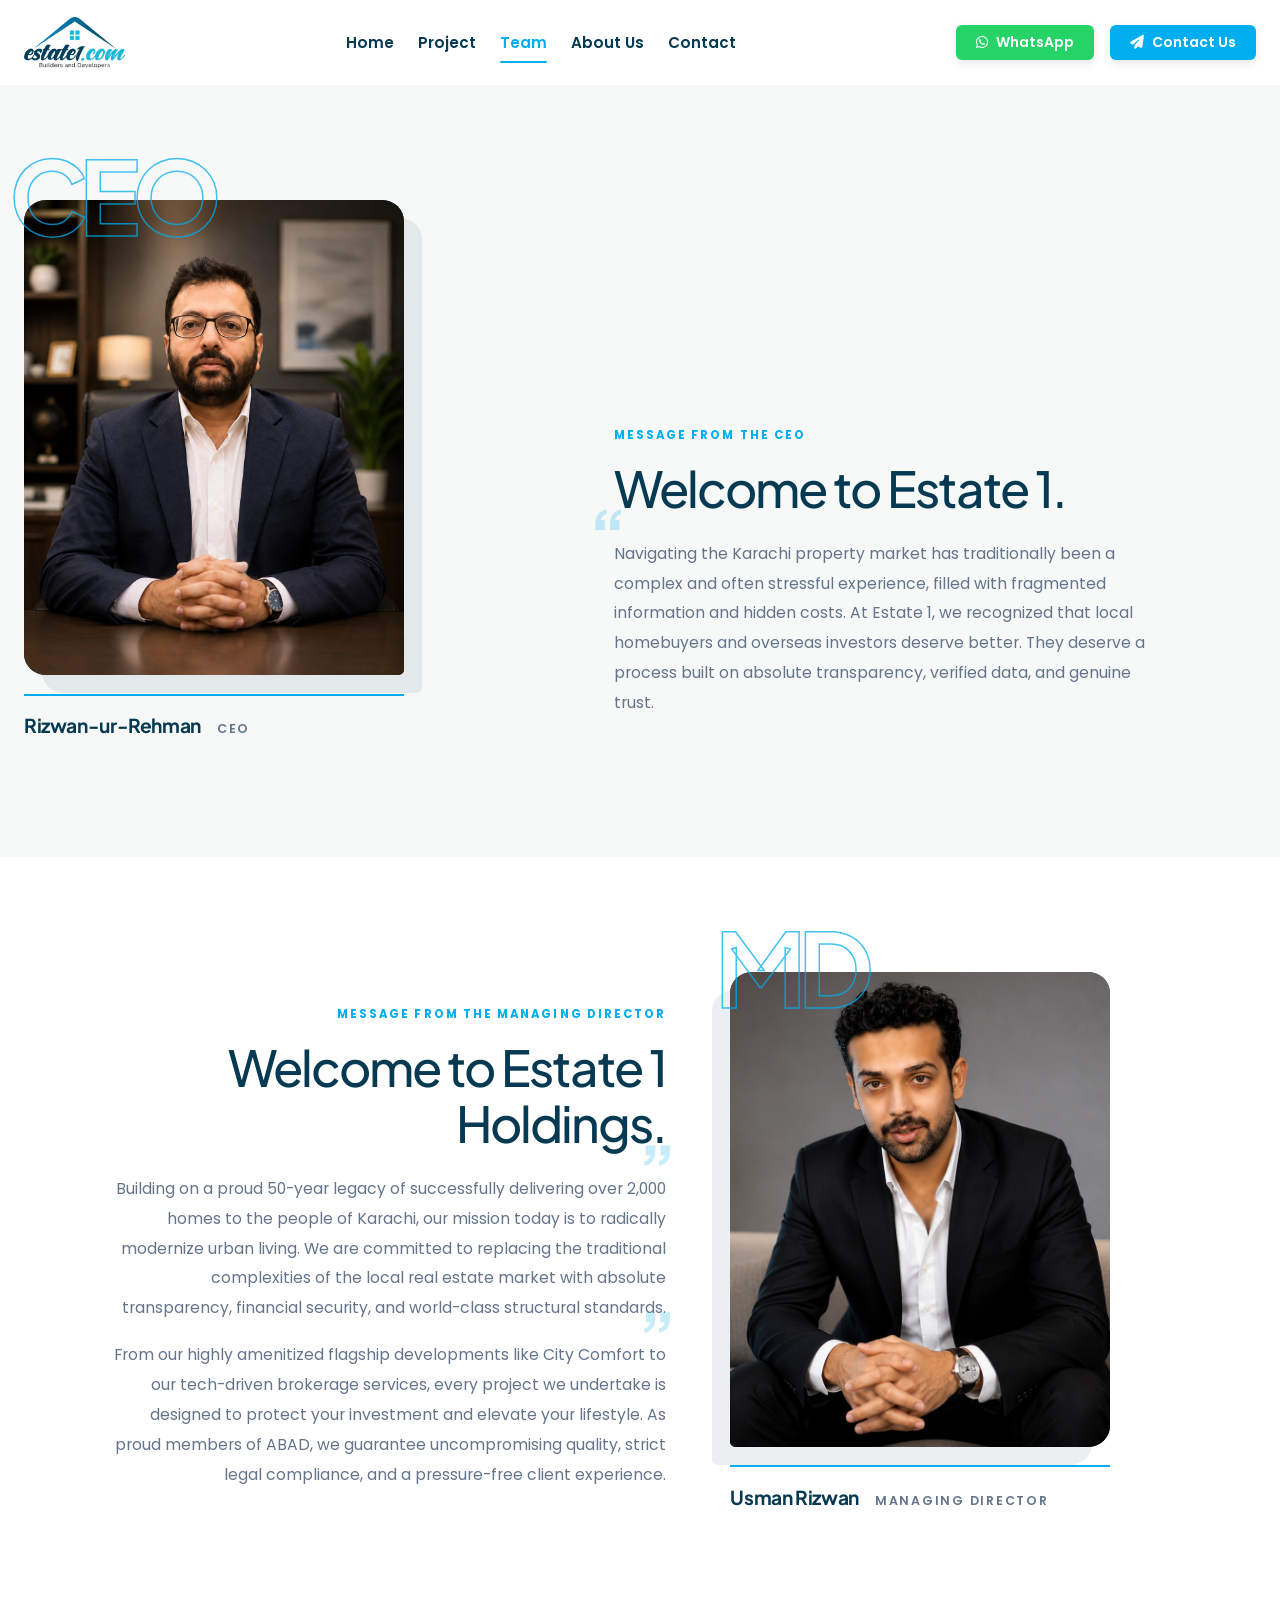
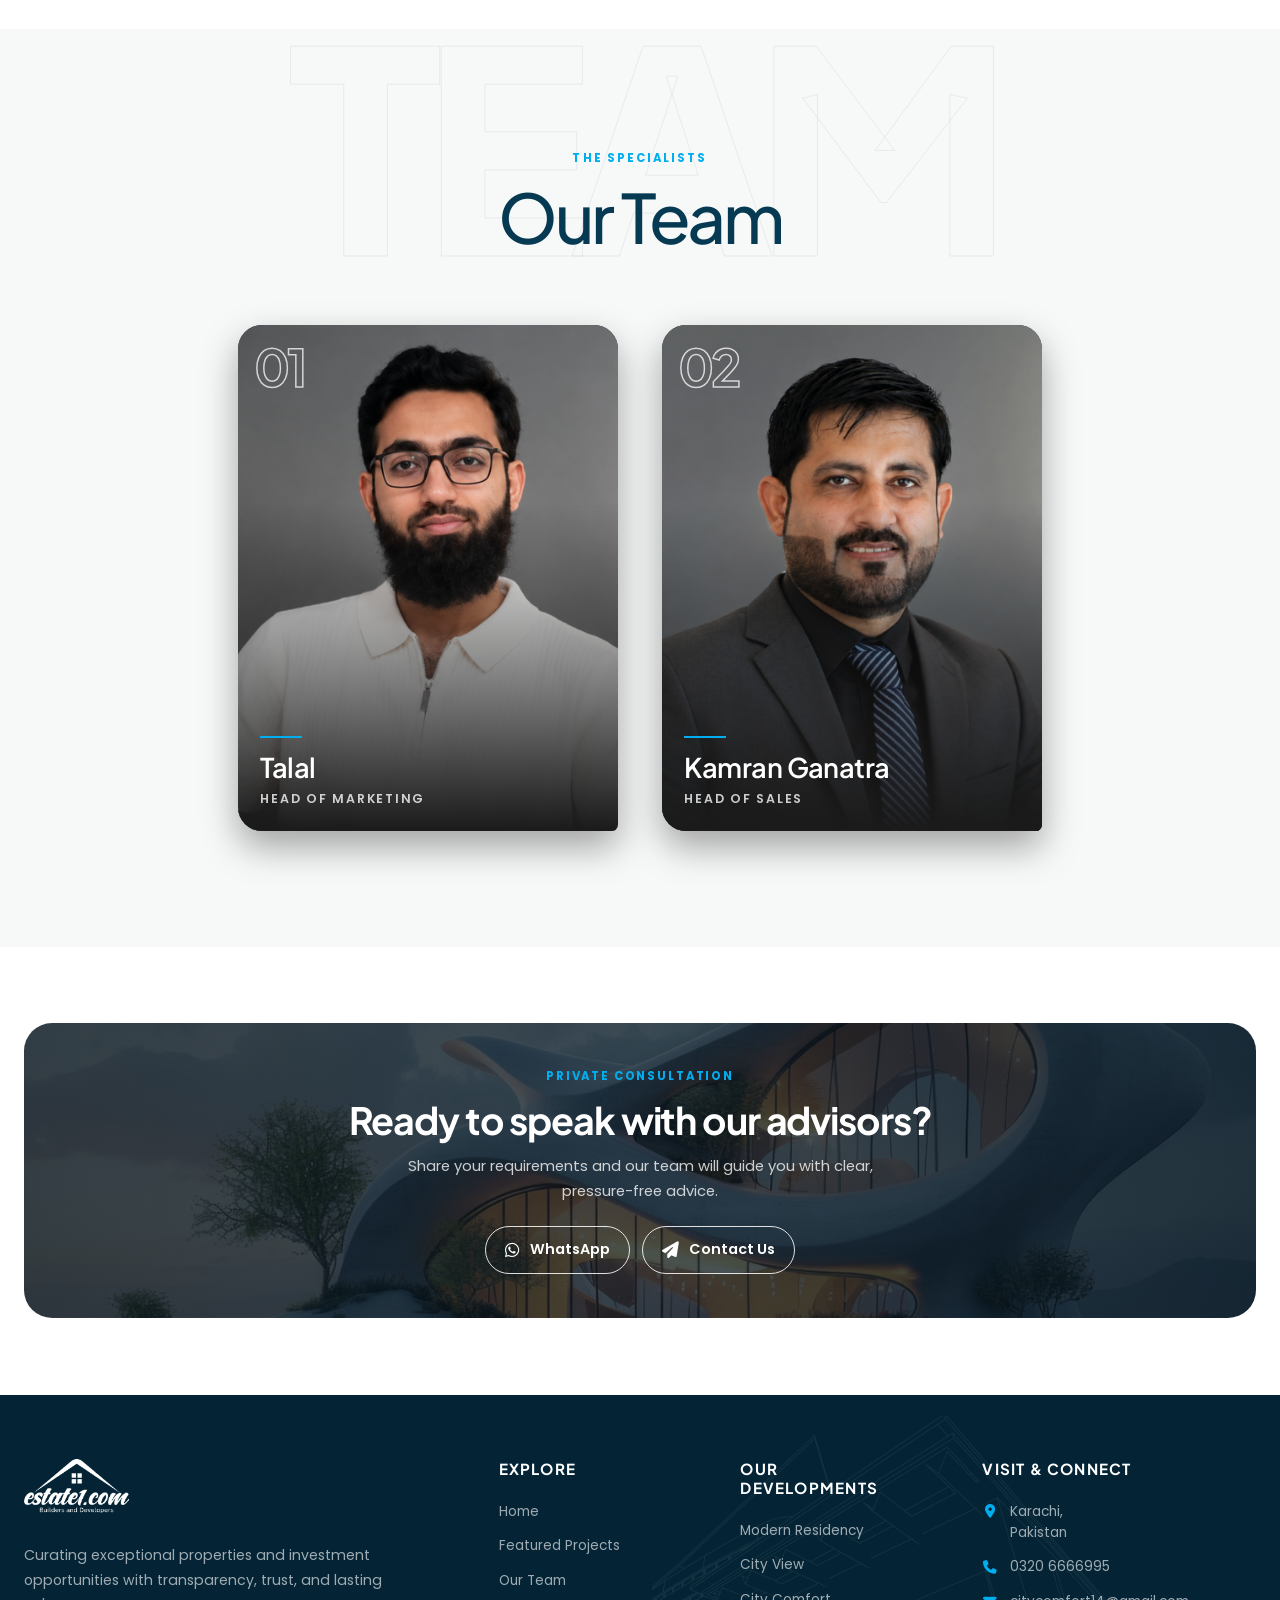
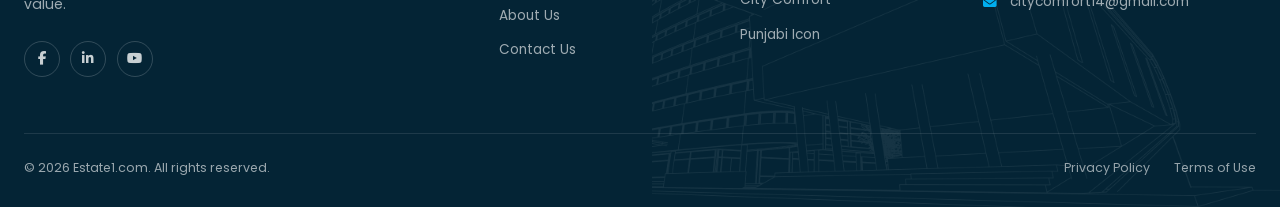
<file: team.html>
<!DOCTYPE html>
<html lang="en">
<head>
  <meta charset="UTF-8">
  <meta name="viewport" content="width=device-width, initial-scale=1.0">
  <meta name="description" content="Meet the Estate1 leadership and team guiding buyers and investors across Karachi with transparency and trust.">
  <title>Estate1 | Our Team</title>
  <link rel="icon" href="image/logo.webp" type="image/webp">

  <!-- Font Awesome Icons -->
  <link rel="stylesheet" href="https://cdnjs.cloudflare.com/ajax/libs/font-awesome/6.4.0/css/all.min.css">

  <!-- Global Design System -->
  <link rel="stylesheet" href="style.css">
</head>
<body>

  <!-- Navigation Backdrop Overlay -->
  <div class="nav-overlay" id="navOverlay"></div>

  <!-- ==========================================
       SITE HEADER / NAVIGATION BAR
       ========================================== -->
  <header class="site-header">
    <div class="container">
      <div class="header-inner">
        <!-- Logo -->
        <a href="index.html" class="logo-link">
          <img src="image/logo.webp" alt="Estate1 Logo" class="logo-img">
        </a>

        <!-- Off-Canvas Left Drawer & Desktop Navigation -->
        <nav class="nav-menu" id="navMenu">
          <!-- Mobile Drawer Top Header (Logo + Close Cross) -->
          <div class="mobile-drawer-header">
            <img src="image/logo.webp" alt="Estate1 Logo" class="logo-img">
            <button class="mobile-close" id="mobileClose" aria-label="Close Menu">
              <i class="fa-solid fa-xmark"></i>
            </button>
          </div>

          <!-- Navigation Links -->
          <div class="nav-links-wrapper">
            <a href="index.html" class="nav-link">Home</a>
            <a href="projects.html" class="nav-link">Project</a>
            <a href="team.html" class="nav-link active">Team</a>
            <a href="about-us.html" class="nav-link">About Us</a>
            <a href="contact-us.html" class="nav-link">Contact</a>
          </div>

          <!-- Mobile Drawer Action Buttons (WhatsApp & Contact Us inside Mobile Navbar) -->
          <div class="mobile-drawer-actions">
            <a href="https://wa.me/923206666995" target="_blank" class="btn btn-whatsapp btn-sm">
              <i class="fa-brands fa-whatsapp"></i> WhatsApp
            </a>
            <a href="contact-us.html" class="btn btn-primary btn-sm">
              <i class="fa-solid fa-paper-plane"></i> Contact Us
            </a>
          </div>
        </nav>

        <!-- Top Right Header Actions (Desktop Only) -->
        <div class="header-actions">
          <a href="https://wa.me/923206666995" target="_blank" class="btn btn-whatsapp btn-sm desktop-btn">
            <i class="fa-brands fa-whatsapp"></i> WhatsApp
          </a>
          <a href="contact-us.html" class="btn btn-primary btn-sm desktop-btn">
            <i class="fa-solid fa-paper-plane"></i> Contact Us
          </a>
          <button class="mobile-toggle" id="mobileToggle" aria-label="Toggle Navigation">
            <i class="fa-solid fa-bars"></i>
          </button>
        </div>
      </div>
    </div>
  </header>

  <main id="team">
    <!-- CEO Message — light -->
    <section class="letter-section letter-section--light" aria-labelledby="ceoMessageTitle">
      <div class="container">
        <article class="letter-panel">
          <div class="letter-panel-media reveal reveal-media">
            <span class="letter-panel-index" aria-hidden="true">CEO</span>
            <figure class="letter-portrait">
              <div class="leadership-photo" data-initials="RR">
                <img src="image/rizwan-ur-rehman.png" alt="Rizwan-ur-Rehman, CEO">
              </div>
              <figcaption>
                <strong>Rizwan-ur-Rehman</strong>
                <span>CEO</span>
              </figcaption>
            </figure>
          </div>

          <div class="letter-panel-copy reveal-group">
            <span class="letter-panel-label reveal">Message from the CEO</span>
            <h2 id="ceoMessageTitle" class="reveal">Welcome to Estate 1.</h2>
            <blockquote class="reveal">
              Navigating the Karachi property market has traditionally been a complex and often stressful experience, filled with fragmented information and hidden costs. At Estate 1, we recognized that local homebuyers and overseas investors deserve better. They deserve a process built on absolute transparency, verified data, and genuine trust.
            </blockquote>
          </div>
        </article>
      </div>
    </section>

    <!-- MD Message — white -->
    <section class="letter-section letter-section--white" aria-labelledby="mdMessageTitle">
      <div class="container">
        <article class="letter-panel letter-panel--flip">
          <div class="letter-panel-media reveal reveal-media">
            <span class="letter-panel-index" aria-hidden="true">MD</span>
            <figure class="letter-portrait">
              <div class="leadership-photo">
                <img src="image/usman-rizwan-md.jpg" alt="Usman Rizwan, Managing Director">
              </div>
              <figcaption>
                <strong>Usman Rizwan</strong>
                <span>Managing Director</span>
              </figcaption>
            </figure>
          </div>

          <div class="letter-panel-copy reveal-group">
            <span class="letter-panel-label reveal">Message from the Managing Director</span>
            <h2 id="mdMessageTitle" class="reveal">Welcome to Estate 1 Holdings.</h2>
            <blockquote class="reveal">
              Building on a proud 50-year legacy of successfully delivering over 2,000 homes to the people of Karachi, our mission today is to radically modernize urban living. We are committed to replacing the traditional complexities of the local real estate market with absolute transparency, financial security, and world-class structural standards.
            </blockquote>
            <blockquote class="reveal">
              From our highly amenitized flagship developments like City Comfort to our tech-driven brokerage services, every project we undertake is designed to protect your investment and elevate your lifestyle. As proud members of ABAD, we guarantee uncompromising quality, strict legal compliance, and a pressure-free client experience.
            </blockquote>
          </div>
        </article>
      </div>
    </section>

    <!-- Our Team -->
    <section class="team-members-section" aria-labelledby="teamMembersTitle">
      <div class="container">
        <div class="team-members-heading reveal-group">
          <span class="reveal">The Specialists</span>
          <h2 id="teamMembersTitle" class="reveal">Our Team</h2>
        </div>

        <div class="team-members-rail">
          <article class="team-person reveal">
            <figure>
              <span class="team-person-index" aria-hidden="true">01</span>
              <div class="team-person-photo">
                <img src="image/talal-amin.jpg" alt="Talal, Head of Marketing">
              </div>
              <figcaption>
                <h3>Talal</h3>
                <p>Head of Marketing</p>
              </figcaption>
            </figure>
          </article>

          <article class="team-person reveal">
            <figure>
              <span class="team-person-index" aria-hidden="true">02</span>
              <div class="team-person-photo">
                <img src="image/kamran-ganatra.jpg" alt="Kamran Ganatra, Head of Sales">
              </div>
              <figcaption>
                <h3>Kamran Ganatra</h3>
                <p>Head of Sales</p>
              </figcaption>
            </figure>
          </article>
        </div>
      </div>
    </section>

    <!-- CTA -->
    <section id="team-cta" class="app-cta-section" aria-labelledby="teamCtaTitle">
      <div class="container">
        <div class="app-cta-banner">
          <div class="app-cta-content reveal-group">
            <span class="app-cta-label reveal">Private Consultation</span>
            <h2 id="teamCtaTitle" class="reveal">
              Ready to speak with our advisors?
            </h2>
            <p class="app-cta-desc reveal">
              Share your requirements and our team will guide you with clear, pressure-free advice.
            </p>

            <div class="app-cta-actions reveal">
              <a href="https://wa.me/923206666995" target="_blank" class="app-store-btn">
                <i class="fa-brands fa-whatsapp" aria-hidden="true"></i>
                <span>WhatsApp</span>
              </a>
              <a href="contact-us.html" class="app-store-btn">
                <i class="fa-solid fa-paper-plane" aria-hidden="true"></i>
                <span>Contact Us</span>
              </a>
            </div>
          </div>
        </div>
      </div>
    </section>
  </main>

  <!-- ==========================================
       SITE FOOTER
       ========================================== -->
  <footer class="site-footer">
    <div class="container">
      <div class="footer-main">
        <div class="footer-brand">
          <a href="index.html" class="footer-logo-link" aria-label="Estate1 home">
            <img src="image/logo.webp" alt="Estate1 Logo" class="footer-logo">
          </a>
          <p>
            Curating exceptional properties and investment opportunities with transparency, trust, and lasting value.
          </p>
          <div class="footer-socials" aria-label="Social media links">
            <a href="https://www.facebook.com/estate1.com.builders" target="_blank" rel="noopener noreferrer" aria-label="Facebook"><i class="fa-brands fa-facebook-f"></i></a>
            <a href="https://pk.linkedin.com/company/estate-1-builders-and-developers" target="_blank" rel="noopener noreferrer" aria-label="LinkedIn"><i class="fa-brands fa-linkedin-in"></i></a>
            <a href="https://www.youtube.com/@estate1buildersanddevelope399" target="_blank" rel="noopener noreferrer" aria-label="YouTube"><i class="fa-brands fa-youtube"></i></a>
          </div>
        </div>

        <div class="footer-column">
          <h3>Explore</h3>
          <ul>
            <li><a href="index.html">Home</a></li>
            <li><a href="projects.html">Featured Projects</a></li>
            <li><a href="team.html">Our Team</a></li>
            <li><a href="about-us.html">About Us</a></li>
            <li><a href="contact-us.html">Contact Us</a></li>
          </ul>
        </div>

        <div class="footer-column">
          <h3>Our Developments</h3>
          <ul>
            <li><a href="projects.html#modern-residency">Modern Residency</a></li>
            <li><a href="projects.html#city-view">City View</a></li>
            <li><a href="projects.html#city-comfort">City Comfort</a></li>
            <li><a href="projects.html#punjabi-icon">Punjabi Icon</a></li>
          </ul>
        </div>

        <div class="footer-column footer-contact">
          <h3>Visit &amp; Connect</h3>
          <ul>
            <li>
              <i class="fa-solid fa-location-dot"></i>
              <span>Karachi,<br>Pakistan</span>
            </li>
            <li>
              <i class="fa-solid fa-phone"></i>
              <a href="tel:+923206666995">0320 6666995</a>
            </li>
            <li>
              <i class="fa-solid fa-envelope"></i>
              <a href="mailto:citycomfort14@gmail.com">citycomfort14@gmail.com</a>
            </li>
          </ul>
        </div>
      </div>

      <div class="footer-bottom">
        <p>&copy; 2026 Estate1.com. All rights reserved.</p>
        <div class="footer-legal">
          <a href="#">Privacy Policy</a>
          <a href="#">Terms of Use</a>
        </div>
      </div>
    </div>
  </footer>

  <script src="script.js"></script>
</body>
</html>
</file>
<file: style.css>
/* ==========================================
   ESTATE1 - GLOBAL DESIGN SYSTEM & STYLESHEET
   Inspired by Danube Properties & Modern Luxury Real Estate
   ========================================== */

/* ------------------------------------------
   1. GOOGLE FONTS & ROOT VARIABLES
   ------------------------------------------ */
@import url('https://fonts.googleapis.com/css2?family=Plus+Jakarta+Sans:ital,wght@0,300;0,400;0,500;0,600;0,700;0,800;1,400&family=Poppins:ital,wght@0,300;0,400;0,500;0,600;0,700;1,400&display=swap');

:root {
  /* Brand Colors (Derived from Logo) */
  --primary: #063952;
  /* Deep Navy Blue */
  --primary-dark: #032435;
  /* Darker Navy */
  --primary-light: #0D5175;
  /* Light Navy */
  --accent: #00AEEF;
  /* Vibrant Cyan Blue */
  --accent-hover: #0093CB;
  /* Hover Cyan */
  --accent-light: #E6F7FF;
  /* Soft Cyan Tint */
  --accent-glow: rgba(0, 174, 239, 0.25);

  /* Neutral Colors */
  --text-dark: #0F172A;
  /* Headings & Dark Text */
  --text-main: #1E293B;
  /* Body Main Text */
  --text-muted: #64748B;
  /* Secondary & Subtitles */
  --text-white: #FFFFFF;

  /* Backgrounds */
  --bg-light: #F8FAFC;
  /* Soft Off-White */
  --bg-surface: #FFFFFF;
  /* Pure White Card/Container */
  --bg-dark: #042435;
  /* Footer / Dark Section BG */

  /* Borders & Dividers */
  --border-color: #E2E8F0;
  --border-dark: #1E3A8A;

  /* Box Shadows (Pure Black) */
  --shadow-sm: 0 2px 4px rgba(0, 0, 0, 0.06);
  --shadow-md: 0 6px 16px rgba(0, 0, 0, 0.10);
  --shadow-lg: 0 12px 32px rgba(0, 0, 0, 0.15);
  --shadow-xl: 0 20px 48px rgba(0, 0, 0, 0.22);
  --shadow-hover: 0 16px 40px rgba(0, 0, 0, 0.25);

  /* Fonts & Weights */
  --font-heading: 'Plus Jakarta Sans', sans-serif;
  --font-body: 'Poppins', sans-serif;

  /* Border Radii */
  --radius-sm: 6px;
  --radius-md: 12px;
  --radius-lg: 18px;
  --radius-full: 9999px;

  /* Transitions */
  --transition-fast: all 0.2s cubic-bezier(0.4, 0, 0.2, 1);
  --transition-normal: all 0.3s cubic-bezier(0.4, 0, 0.2, 1);
  --transition-slow: all 0.5s cubic-bezier(0.4, 0, 0.2, 1);
}

/* ------------------------------------------
   2. GLOBAL RESET & BASE STYLES
   ------------------------------------------ */
*,
*::before,
*::after {
  box-sizing: border-box;
  margin: 0;
  padding: 0;
}

html {
  font-size: 16px;
  scroll-behavior: smooth;
  -webkit-text-size-adjust: 100%;
}

body {
  font-family: var(--font-body);
  font-size: 1rem;
  line-height: 1.65;
  color: var(--text-main);
  background-color: var(--bg-surface);
  overflow-x: hidden;
  -webkit-font-smoothing: antialiased;
  -moz-osx-font-smoothing: grayscale;
}

img,
video {
  max-width: 100%;
  height: auto;
  display: block;
}

a {
  color: inherit;
  text-decoration: none;
  transition: var(--transition-fast);
}

button,
input,
select,
textarea {
  font-family: var(--font-body);
  font-size: inherit;
  outline: none;
  border: none;
}

ul,
ol {
  list-style: none;
}

/* ------------------------------------------
   3. UNIFIED TYPOGRAPHY SYSTEM
   (Strictly standardized across all pages)
   ------------------------------------------ */
h1,
h2,
h3,
h4,
h5,
h6 {
  font-family: var(--font-heading);
  color: var(--text-dark);
  font-weight: 700;
  line-height: 1.25;
  letter-spacing: -0.02em;
  margin-bottom: 0.75rem;
}

h1 {
  font-size: 2.75rem;
  /* 44px */
  font-weight: 800;
  line-height: 1.15;
}

h2 {
  font-size: 2.25rem;
  /* 36px */
  font-weight: 700;
}

h3 {
  font-size: 1.5rem;
  /* 24px */
  font-weight: 700;
}

h4 {
  font-size: 1.25rem;
  /* 20px */
  font-weight: 600;
}

h5 {
  font-size: 1.125rem;
  /* 18px */
  font-weight: 600;
}

h6 {
  font-size: 1rem;
  /* 16px */
  font-weight: 600;
}

p {
  font-size: 1rem;
  /* 16px */
  line-height: 1.65;
  color: var(--text-muted);
  font-weight: 400;
  margin-bottom: 1rem;
}

p.lead {
  font-size: 1.125rem;
  /* 18px */
  line-height: 1.7;
}

p.small {
  font-size: 0.875rem;
  /* 14px */
  line-height: 1.5;
}

.highlight-accent {
  color: var(--accent);
}

.highlight-primary {
  color: var(--primary);
}

/* ------------------------------------------
   4. LAYOUT CONTAINERS & GRID UTILITIES
   ------------------------------------------ */
.container {
  width: 100%;
  max-width: 1280px;
  margin-left: auto;
  margin-right: auto;
  padding-left: 1.5rem;
  /* 24px */
  padding-right: 1.5rem;
}

.container-fluid {
  width: 100%;
  padding-left: 1.5rem;
  padding-right: 1.5rem;
}

.section-padding {
  padding-top: 5rem;
  /* 80px */
  padding-bottom: 5rem;
}

.section-padding-sm {
  padding-top: 3rem;
  /* 48px */
  padding-bottom: 3rem;
}

/* Section Titles Standard Component */
.section-header {
  margin-bottom: 3rem;
  text-align: center;
}

.section-header.text-left {
  text-align: left;
}

.section-title {
  font-size: 2.25rem;
  color: var(--primary);
  margin-bottom: 1rem;
}

.section-subtitle {
  max-width: 680px;
  margin-left: auto;
  margin-right: auto;
  font-size: 1.05rem;
  color: var(--text-muted);
}

.section-header.text-left .section-subtitle {
  margin-left: 0;
}

/* Flex & Grid Helpers */
.d-flex {
  display: flex;
}

.flex-column {
  flex-direction: column;
}

.align-center {
  align-items: center;
}

.align-start {
  align-items: flex-start;
}

.justify-center {
  justify-content: center;
}

.justify-between {
  justify-content: space-between;
}

.flex-wrap {
  flex-wrap: wrap;
}

.gap-1 {
  gap: 0.5rem;
}

.gap-2 {
  gap: 1rem;
}

.gap-3 {
  gap: 1.5rem;
}

.gap-4 {
  gap: 2rem;
}

.grid {
  display: grid;
  gap: 1.5rem;
}

.grid-cols-2 {
  grid-template-columns: repeat(2, 1fr);
}

.grid-cols-3 {
  grid-template-columns: repeat(3, 1fr);
}

.grid-cols-4 {
  grid-template-columns: repeat(4, 1fr);
}

/* ------------------------------------------
   5. BUTTONS & UI INTERACTIVE ELEMENTS
   ------------------------------------------ */
.btn {
  display: inline-flex;
  align-items: center;
  justify-content: center;
  gap: 0.5rem;
  padding: 0.85rem 1.75rem;
  font-size: 0.95rem;
  font-weight: 600;
  border-radius: var(--radius-md);
  cursor: pointer;
  transition: var(--transition-normal);
  line-height: 1.2;
  text-align: center;
  white-space: nowrap;
}

.btn-primary {
  background-color: var(--accent);
  color: var(--text-white);
  box-shadow: 0 4px 14px var(--accent-glow);
}

.btn-primary:hover {
  background-color: var(--accent-hover);
  transform: translateY(-2px);
  box-shadow: var(--shadow-hover);
}

.btn-whatsapp {
  background-color: #25D366;
  color: var(--text-white);
  box-shadow: 0 4px 14px rgba(37, 211, 102, 0.3);
}

.btn-whatsapp:hover {
  background-color: #20ba5a;
  color: var(--text-white);
  transform: translateY(-2px);
  box-shadow: 0 6px 20px rgba(37, 211, 102, 0.4);
}

.btn-secondary {
  background-color: var(--primary);
  color: var(--text-white);
  box-shadow: var(--shadow-md);
}

.btn-secondary:hover {
  background-color: var(--primary-light);
  transform: translateY(-2px);
  box-shadow: var(--shadow-lg);
}

.btn-outline {
  position: relative;
  background-color: transparent;
  color: var(--primary);
  border: 2px solid var(--primary);
  z-index: 1;
  overflow: hidden;
  transition: color 0.4s cubic-bezier(0.4, 0, 0.2, 1), transform 0.3s ease;
}

.btn-outline::before {
  content: '';
  position: absolute;
  top: 0;
  left: 0;
  width: 0%;
  height: 100%;
  background-color: var(--primary);
  z-index: -1;
  transition: width 0.4s cubic-bezier(0.4, 0, 0.2, 1);
}

.btn-outline:hover {
  color: var(--text-white);
  transform: translateY(-2px);
}

.btn-outline:hover::before {
  width: 100%;
}

.btn-outline-accent {
  position: relative;
  background-color: transparent;
  color: var(--accent);
  border: 2px solid var(--accent);
  z-index: 1;
  overflow: hidden;
  transition: color 0.4s cubic-bezier(0.4, 0, 0.2, 1), transform 0.3s ease;
}

.btn-outline-accent::before {
  content: '';
  position: absolute;
  top: 0;
  left: 0;
  width: 0%;
  height: 100%;
  background-color: var(--accent);
  z-index: -1;
  transition: width 0.4s cubic-bezier(0.4, 0, 0.2, 1);
}

.btn-outline-accent:hover {
  color: var(--text-white);
  transform: translateY(-2px);
}

.btn-outline-accent:hover::before {
  width: 100%;
}

.btn-sm {
  padding: 0.6rem 1.25rem;
  font-size: 0.875rem;
  border-radius: var(--radius-sm);
}

.btn-lg {
  padding: 1.1rem 2.25rem;
  font-size: 1.05rem;
  border-radius: var(--radius-md);
}

/* ------------------------------------------
   6. HEADER & NAVIGATION STYLES
   ------------------------------------------ */
.site-header {
  position: sticky;
  top: 0;
  left: 0;
  width: 100%;
  z-index: 1000;
  background-color: rgba(255, 255, 255, 0.95);
  backdrop-filter: blur(10px);
  -webkit-backdrop-filter: blur(10px);
  transition: var(--transition-normal);
}

.site-header .header-inner {
  display: flex;
  align-items: center;
  justify-content: space-between;
  height: 85px;
}

.logo-link {
  display: flex;
  align-items: center;
  gap: 0.5rem;
}

.logo-img {
  height: 52px;
  width: auto;
  object-fit: contain;
}

.nav-menu {
  display: flex;
  align-items: center;
  gap: 2.25rem;
}

.nav-links-wrapper {
  display: flex;
  align-items: center;
  gap: 2.25rem;
}

.nav-link {
  font-size: 0.95rem;
  font-weight: 600;
  color: var(--primary);
  position: relative;
  padding: 0.5rem 0;
}

.nav-link::after {
  content: '';
  position: absolute;
  bottom: 0;
  left: 0;
  width: 0;
  height: 2.5px;
  background-color: var(--accent);
  transition: var(--transition-fast);
  border-radius: 2px;
}

.nav-link:hover,
.nav-link.active {
  color: var(--accent);
}

.nav-link:hover::after,
.nav-link.active::after {
  width: 100%;
}

.mobile-drawer-header,
.mobile-drawer-actions {
  display: none;
}

.header-actions {
  display: flex;
  align-items: center;
  gap: 1rem;
}

/* Keep header button shadows subtle and neutral */
.site-header .btn-primary,
.site-header .btn-whatsapp {
  box-shadow: 0 3px 10px rgba(0, 0, 0, 0.10);
}

.site-header .btn-primary:hover,
.site-header .btn-whatsapp:hover {
  box-shadow: 0 6px 16px rgba(0, 0, 0, 0.16);
}

/* Mobile Toggle */
.mobile-toggle {
  display: none;
  background: transparent;
  font-size: 1.5rem;
  color: var(--primary);
  cursor: pointer;
  padding: 0.5rem;
}

/* Nav Overlay Backdrop */
.nav-overlay {
  position: fixed;
  top: 0;
  left: 0;
  width: 100vw;
  height: 100vh;
  background-color: rgba(0, 0, 0, 0.5);
  z-index: 990;
  opacity: 0;
  visibility: hidden;
  transition: opacity 0.3s ease, visibility 0.3s ease;
}

.nav-overlay.active {
  opacity: 1;
  visibility: visible;
}

/* ------------------------------------------
   HERO SECTION STYLES
   ------------------------------------------ */
.hero-section {
  position: relative;
  min-height: 85vh;
  display: flex;
  align-items: center;
  background: linear-gradient(rgb(0 0 0 / 19%), rgb(0 0 0 / 30%)), url('image/home-hero-banner.png') center/cover no-repeat;
  color: var(--text-white);
  padding: 130px 0 90px;
}

.hero-content {
  max-width: 760px;
  margin-left: 0;
  text-align: left;
}

.hero-title {
  color: var(--text-white);
  font-size: 3.25rem;
  font-weight: 800;
  line-height: 1.15;
  margin-top: 1rem;
  margin-bottom: 1.25rem;
  font-family: var(--font-heading);
}

.hero-description {
  color: rgba(255, 255, 255, 0.95);
  font-size: 1.125rem;
  line-height: 1.7;
  margin-bottom: 2rem;
  font-family: var(--font-body);
}

.hero-actions {
  display: flex;
  align-items: center;
  justify-content: center;
  gap: 1.25rem;
  flex-wrap: wrap;
}

/* Quick Stats Bar */
.hero-stats {
  display: grid;
  grid-template-columns: repeat(3, 1fr);
  gap: 1.5rem;
  margin-top: 3.5rem;
  padding: 1.75rem 2rem;
  background: rgba(255, 255, 255, 0.1);
  backdrop-filter: blur(12px);
  -webkit-backdrop-filter: blur(12px);
  border: 1px solid rgba(255, 255, 255, 0.2);
  border-radius: var(--radius-lg);
}

.stat-item h3 {
  color: var(--accent);
  font-size: 2.1rem;
  font-weight: 800;
  margin-bottom: 0.25rem;
  font-family: var(--font-heading);
}

.stat-item p {
  color: rgba(255, 255, 255, 0.85);
  font-size: 0.9rem;
  margin-bottom: 0;
  font-family: var(--font-body);
}

/* ------------------------------------------
   MASONRY GALLERY SECTION
   ------------------------------------------ */
/* ------------------------------------------
   BALANCED MASONRY GALLERY SECTION
   ------------------------------------------ */
.latest-launch-section {
  background-color: var(--bg-light);
  padding: 90px 0;
}

.masonry-grid-wrapper {
  display: flex;
  gap: 1.5rem;
}

.masonry-col {
  flex: 1;
  display: flex;
  flex-direction: column;
  gap: 1.5rem;
}

.masonry-item {
  position: relative;
  display: block;
  border-radius: var(--radius-md);
  overflow: hidden;
  box-shadow: var(--shadow-md);
  background-color: var(--bg-surface);
  transition: var(--transition-normal);
  width: 100%;
  color: inherit;
  text-decoration: none;
  cursor: pointer;
}

.masonry-item:hover {
  transform: translateY(-6px);
  box-shadow: var(--shadow-xl);
  color: inherit;
}

/* Precise Heights for Staggered Alignment */
.masonry-h-380 {
  height: 380px;
}

.masonry-h-280 {
  height: 280px;
}

.masonry-img {
  width: 100%;
  height: 100%;
  display: block;
  object-fit: cover;
  transition: transform 0.6s cubic-bezier(0.4, 0, 0.2, 1);
}

.masonry-item:hover .masonry-img {
  transform: scale(1.06);
}

.masonry-overlay {
  position: absolute;
  bottom: 0;
  left: 0;
  width: 100%;
  height: 100%;
  padding: 2rem 1.25rem 1.25rem;
  background: linear-gradient(to top, rgba(0, 0, 0, 0.90) 0%, rgba(0, 0, 0, 0.45) 45%, transparent 100%);
  color: var(--text-white);
  display: flex;
  flex-direction: column;
  justify-content: flex-end;
  opacity: 0;
  visibility: hidden;
  transition: opacity 0.35s ease, visibility 0.35s ease;
  pointer-events: none;
}

.masonry-item:hover .masonry-overlay,
.masonry-item:focus-visible .masonry-overlay {
  opacity: 1;
  visibility: visible;
}

.masonry-overlay h4 {
  color: var(--text-white);
  font-size: 1.15rem;
  font-weight: 700;
  margin-bottom: 0.4rem;
  font-family: var(--font-heading);
  transform: translateY(10px);
  transition: transform 0.35s ease;
}

.masonry-overlay p {
  max-width: 28ch;
  color: rgba(255, 255, 255, 0.85);
  font-size: 0.8rem;
  line-height: 1.45;
  margin-bottom: 0;
  font-family: var(--font-body);
  transform: translateY(10px);
  transition: transform 0.4s ease;
}

.masonry-item:hover .masonry-overlay h4,
.masonry-item:hover .masonry-overlay p,
.masonry-item:focus-visible .masonry-overlay h4,
.masonry-item:focus-visible .masonry-overlay p {
  transform: translateY(0);
}

@media (max-width: 992px) {
  .masonry-grid-wrapper {
    flex-direction: column;
  }

  .masonry-h-380,
  .masonry-h-280 {
    height: 300px;
  }

  /* Touch devices: keep text visible */
  .masonry-overlay {
    opacity: 1;
    visibility: visible;
  }

  .masonry-overlay h4,
  .masonry-overlay p {
    transform: none;
  }
}

/* ------------------------------------------
   FULL-WIDTH STICKY IMAGE SCROLL SECTION
   ------------------------------------------ */
.sticky-image-section {
  position: relative;
  width: 100%;
  background-color: var(--bg-light);
}

.sticky-section-header {
  position: relative;
  z-index: 5;
  padding: 4.5rem 0 2.75rem;
  background-color: var(--bg-light);
}

.featured-section-label {
  display: inline-block;
  margin-bottom: 0.75rem;
  color: var(--accent);
  font-size: 0.8rem;
  font-weight: 700;
  letter-spacing: 0.18em;
  text-transform: uppercase;
}

.featured-section-title {
  margin-bottom: 1rem;
  color: var(--primary);
  font-size: clamp(2.4rem, 5vw, 3.75rem);
  font-weight: 800;
  letter-spacing: 0.04em;
  line-height: 1.05;
}

.featured-section-desc {
  max-width: 620px;
  margin-bottom: 0;
  color: var(--text-muted);
  font-size: 1.05rem;
  line-height: 1.7;
}

.sticky-image-stack {
  position: relative;
}

.sticky-image-slide {
  position: sticky;
  top: 85px;
  height: calc(100vh - 85px);
  height: calc(100svh - 85px);
  overflow: hidden;
}

/* Each following slide rises directly over the pinned image */
.sticky-image-slide + .sticky-image-slide {
  margin-top: 0;
}

.sticky-image-slide:nth-child(1) {
  z-index: 1;
}

.sticky-image-slide:nth-child(2) {
  z-index: 2;
}

.sticky-image-slide:nth-child(3) {
  z-index: 3;
}

.sticky-image-slide:nth-child(4) {
  z-index: 4;
}

.sticky-image-slide:nth-child(5) {
  z-index: 5;
}

.sticky-image-media {
  position: absolute;
  inset: 0;
}

.sticky-image-media img {
  width: 100%;
  height: 100%;
  object-fit: cover;
  object-position: center;
}

@media (max-width: 768px) {
  .sticky-section-header {
    padding: 3.25rem 0 2rem;
  }

  .featured-section-title {
    font-size: clamp(2rem, 9vw, 2.6rem);
  }

  .featured-section-desc {
    font-size: 0.98rem;
  }

  .sticky-image-slide {
    top: 70px;
    height: calc(100vh - 70px);
    height: calc(100svh - 70px);
  }

  .sticky-image-slide + .sticky-image-slide {
    margin-top: 0;
  }
}

/* ------------------------------------------
   ESTATE1 & DUBAI INVESTMENT BENEFITS
   ------------------------------------------ */
.investment-benefits-section {
  padding: 90px 0;
  background-color: var(--bg-surface);
}

.investment-benefits-section > .container {
  max-width: 1500px;
}

.benefits-heading {
  max-width: 760px;
  margin: 0 auto 3.5rem;
  text-align: center;
}

.benefits-heading .featured-section-desc {
  margin-right: auto;
  margin-left: auto;
}

.benefits-columns {
  display: grid;
  grid-template-columns: repeat(2, minmax(0, 1fr));
}

.benefits-column {
  min-width: 0;
  padding-right: 1.25rem;
}

.benefits-column + .benefits-column {
  padding-right: 0;
  padding-left: 1.25rem;
  border-left: 1px dashed #B8C5CF;
}

.benefits-column-heading {
  margin-bottom: 2rem;
  text-align: center;
}

.benefits-column-heading span {
  display: block;
  margin-bottom: 0.45rem;
  color: var(--text-muted);
  font-size: 0.78rem;
  font-weight: 700;
  letter-spacing: 0.2em;
  text-transform: uppercase;
}

.benefits-column-heading h3 {
  margin-bottom: 0;
  color: var(--primary);
  font-size: clamp(1.25rem, 2.1vw, 1.85rem);
  font-weight: 700;
  letter-spacing: 0.06em;
  line-height: 1.25;
}

.investment-benefits-section .benefits-grid {
  display: grid;
  grid-template-columns: repeat(3, minmax(0, 1fr));
  grid-template-rows: repeat(2, auto);
  border-top: 1px dashed #B8C5CF;
  border-left: 1px dashed #B8C5CF;
}

.investment-benefits-section .benefit-item {
  min-height: 150px;
  display: flex;
  flex-direction: column;
  align-items: center;
  justify-content: center;
  gap: 0.9rem;
  padding: 1.25rem 0.75rem;
  text-align: center;
  border-right: 1px dashed #B8C5CF;
  border-bottom: 1px dashed #B8C5CF;
  transition: var(--transition-normal);
}

.benefit-icon {
  width: 42px;
  height: 42px;
  object-fit: contain;
  transition: var(--transition-normal);
}

.benefit-item h4 {
  max-width: 140px;
  margin-bottom: 0;
  color: var(--text-main);
  font-size: 0.76rem;
  font-weight: 700;
  line-height: 1.45;
  letter-spacing: 0.04em;
  text-transform: uppercase;
}

.benefit-item:hover {
  background-color: var(--accent-light);
}

.benefit-item:hover .benefit-icon {
  transform: translateY(-3px);
}

@media (max-width: 1024px) {
  .benefits-columns {
    grid-template-columns: 1fr;
    gap: 3.5rem;
  }

  .benefits-column,
  .benefits-column + .benefits-column {
    padding-right: 0;
    padding-left: 0;
  }

  .benefits-column + .benefits-column {
    padding-top: 3.5rem;
    border-top: 1px dashed #B8C5CF;
    border-left: 0;
  }
}

@media (max-width: 600px) {
  .investment-benefits-section {
    padding: 65px 0;
  }

  .benefits-heading {
    margin-bottom: 2.75rem;
  }

  .investment-benefits-section .benefits-grid {
    grid-template-columns: repeat(2, minmax(0, 1fr));
    grid-template-rows: auto;
  }

  .investment-benefits-section .benefit-item {
    min-height: 135px;
  }
}

/* ------------------------------------------
   BLOG & NEWS SECTION
   ------------------------------------------ */
.blog-section {
  padding: 90px 0;
}

.blog-section-header {
  display: flex;
  align-items: flex-start;
  justify-content: space-between;
  gap: 2rem;
  margin-bottom: 3rem;
}

.blog-section-header > div {
  max-width: 680px;
}

.blog-grid {
  display: grid;
  grid-template-columns: minmax(0, 1.35fr) minmax(340px, 0.65fr);
  grid-template-rows: repeat(2, 270px);
  gap: 1.5rem;
}

.blog-card {
  overflow: hidden;
  background-color: var(--bg-surface);
  border-radius: var(--radius-lg);
  box-shadow: var(--shadow-md);
  transition: var(--transition-normal);
}

.blog-card:hover {
  transform: translateY(-4px);
  box-shadow: var(--shadow-lg);
}

.blog-card:first-child {
  position: relative;
  grid-row: 1 / span 2;
  display: grid;
}

.blog-card:not(:first-child) {
  display: grid;
  grid-template-columns: 44% 56%;
}

.blog-card-image {
  position: relative;
  height: 100%;
  display: block;
  overflow: hidden;
}

.blog-card-image img {
  width: 100%;
  height: 100%;
  object-fit: cover;
  transition: transform 0.6s cubic-bezier(0.4, 0, 0.2, 1);
}

.blog-card:hover .blog-card-image img {
  transform: scale(1.06);
}

.blog-category {
  position: absolute;
  top: 1rem;
  left: 1rem;
  bottom: auto;
  z-index: 3;
  padding: 0.4rem 0.85rem;
  color: #FFFFFF;
  background-color: var(--primary);
  border: 1px solid rgba(197, 160, 89, 0.4);
  border-radius: 20px;
  font-size: 0.72rem;
  font-weight: 700;
  letter-spacing: 0.08em;
  text-transform: uppercase;
  box-shadow: 0 4px 12px rgba(0, 0, 0, 0.18);
}

.blog-card-content {
  padding: 1.5rem;
}

.blog-card:first-child .blog-card-image,
.blog-card:first-child .blog-card-content {
  grid-area: 1 / 1;
}

.blog-card:first-child .blog-card-content {
  position: relative;
  z-index: 2;
  align-self: end;
  padding: 8rem 2rem 2rem;
  background: linear-gradient(to top, rgb(16 16 16 / 96%) 0%, rgb(0 0 0 / 66%) 52%, #00000000 100%);
}

.blog-card:first-child .blog-category {
  top: 1.25rem;
  left: 1.25rem;
  bottom: auto;
  z-index: 3;
}

.blog-card:not(:first-child) .blog-card-content {
  display: flex;
  flex-direction: column;
  justify-content: center;
  padding: 1.25rem;
}

.blog-card:not(:first-child) .blog-card-content > p {
  display: none;
}

.blog-card:not(:first-child) .blog-meta span:last-child {
  display: none;
}

.blog-meta {
  display: flex;
  align-items: center;
  flex-wrap: wrap;
  gap: 1rem;
  margin-bottom: 1rem;
  color: var(--text-muted);
  font-size: 0.75rem;
}

.blog-meta span {
  display: inline-flex;
  align-items: center;
  gap: 0.4rem;
}

.blog-meta i {
  color: var(--accent);
}

.blog-card-content h3 {
  margin-bottom: 0.85rem;
  color: var(--primary);
  font-size: 1.25rem;
  line-height: 1.4;
}

.blog-card:first-child .blog-meta,
.blog-card:first-child .blog-card-content > p {
  color: rgba(255, 255, 255, 0.78);
}

.blog-card:first-child .blog-card-content h3 {
  max-width: 620px;
  color: var(--text-white);
  font-size: clamp(1.75rem, 3vw, 2.5rem);
  line-height: 1.2;
}

.blog-card:first-child .blog-card-content h3 a:hover {
  color: var(--accent);
}

.blog-card:first-child .blog-read-more {
  color: var(--text-white);
}

.blog-card:not(:first-child) .blog-card-content h3 {
  font-size: 1.05rem;
  line-height: 1.35;
}

.blog-card-content h3 a:hover {
  color: var(--accent);
}

.blog-card-content > p {
  margin-bottom: 1.25rem;
  font-size: 0.9rem;
  line-height: 1.7;
}

.blog-read-more {
  display: inline-flex;
  align-items: center;
  gap: 0.5rem;
  color: var(--primary);
  font-size: 0.85rem;
  font-weight: 700;
}

.blog-read-more i {
  color: var(--accent);
  transition: transform 0.25s ease;
}

.blog-read-more:hover {
  color: var(--accent);
}

.blog-read-more:hover i {
  transform: translateX(4px);
}

@media (max-width: 992px) {
  .blog-grid {
    grid-template-columns: 1fr;
    grid-template-rows: 480px repeat(2, 240px);
  }

  .blog-card:first-child {
    grid-row: auto;
  }
}

@media (max-width: 768px) {
  .blog-section {
    padding: 65px 0;
  }

  .blog-section-header {
    align-items: flex-start;
    flex-direction: column;
    margin-bottom: 2.25rem;
  }

  .blog-grid {
    grid-template-columns: 1fr;
    grid-template-rows: 430px repeat(2, auto);
  }

  .blog-card:not(:first-child) {
    grid-template-columns: 1fr;
  }

  .blog-card:not(:first-child) .blog-card-image {
    height: 220px;
  }

  .blog-card:not(:first-child) .blog-card-content {
    padding: 1.25rem;
  }
}

/* ------------------------------------------
   FREQUENTLY ASKED QUESTIONS
   ------------------------------------------ */
.faq-section {
  position: relative;
  padding: 100px 0;
  background-color: #fff;
  background-image: url('image/faq.png');
  background-position: center;
  background-size: cover;
  background-repeat: no-repeat;
}

.faq-layout {
  display: grid;
  grid-template-columns: minmax(280px, 0.8fr) minmax(480px, 1.2fr);
  gap: clamp(3rem, 7vw, 7rem);
  align-items: start;
}

.faq-intro {
  max-width: 480px;
}

.faq-contact-link {
  display: inline-flex;
  align-items: center;
  gap: 0.65rem;
  margin-top: 2rem;
  color: var(--primary);
  font-size: 0.9rem;
  font-weight: 700;
}

.faq-contact-link i {
  color: var(--accent);
  transition: transform 0.25s ease;
}

.faq-contact-link:hover {
  color: var(--accent);
}

.faq-contact-link:hover i {
  transform: translateX(5px);
}

.faq-list {
  border-top: 1px solid rgba(6, 57, 82, 0.18);
}

.faq-item {
  background-color: rgba(255, 255, 255, 0.82);
  border-bottom: 1px solid rgba(6, 57, 82, 0.18);
  backdrop-filter: blur(5px);
  -webkit-backdrop-filter: blur(5px);
}

.faq-item summary {
  position: relative;
  padding: 1.4rem 3.5rem 1.4rem 0.25rem;
  color: var(--primary);
  font-family: var(--font-heading);
  font-size: 1rem;
  font-weight: 700;
  line-height: 1.5;
  cursor: pointer;
  list-style: none;
}

.faq-item summary::-webkit-details-marker {
  display: none;
}

.faq-item summary::after {
  content: '+';
  position: absolute;
  top: 50%;
  right: 0.4rem;
  width: 30px;
  height: 30px;
  display: grid;
  place-items: center;
  color: var(--accent);
  border: 1px solid rgba(0, 174, 239, 0.35);
  border-radius: 50%;
  font-family: var(--font-body);
  font-size: 1.25rem;
  font-weight: 400;
  line-height: 1;
  transform: translateY(-50%);
  transition: var(--transition-fast);
}

.faq-item[open] summary::after {
  content: '-';
  color: var(--text-white);
  background-color: var(--accent);
  border-color: var(--accent);
}

.faq-answer {
  padding: 0 3.5rem 1.4rem 0.25rem;
}

.faq-answer p {
  max-width: 660px;
  margin-bottom: 0;
  color: var(--text-muted);
  font-size: 0.9rem;
  line-height: 1.75;
}

@media (max-width: 900px) {
  .faq-section {
    padding: 75px 0;
    background-position: left center;
  }

  .faq-layout {
    grid-template-columns: 1fr;
    gap: 3rem;
  }

  .faq-intro {
    max-width: 620px;
  }
}

@media (max-width: 480px) {
  .faq-section {
    padding: 60px 0;
  }

  .faq-item summary {
    padding: 1.2rem 3rem 1.2rem 0;
    font-size: 0.94rem;
  }

  .faq-answer {
    padding: 0 2.5rem 1.25rem 0;
  }
}

/* ------------------------------------------
   CONTACT & PROPERTY INQUIRY
   ------------------------------------------ */
.contact-section {
  position: relative;
  overflow: hidden;
  padding: 100px 0;
  background-color: var(--bg-surface);
}

.contact-blueprint {
  position: absolute;
  z-index: 0;
  top: 50%;
  right: -2%;
  width: min(52vw, 720px);
  height: min(90%, 680px);
  transform: translateY(-50%);
  background: url('image/contact.png') right center / contain no-repeat;
  filter: invert(1);
  pointer-events: none;
}

.contact-layout {
  position: relative;
  z-index: 1;
  display: grid;
  grid-template-columns: minmax(520px, 1.1fr) minmax(340px, 0.9fr);
  gap: clamp(3rem, 7vw, 7rem);
  align-items: center;
}

.contact-form-card {
  padding: clamp(1.5rem, 3vw, 2.5rem);
  background-color: var(--bg-surface);
  border: 1px solid var(--border-color);
  border-radius: var(--radius-lg);
  box-shadow: var(--shadow-xl);
}

.contact-form {
  display: grid;
  gap: 1rem;
}

.contact-form-row {
  display: grid;
  grid-template-columns: repeat(2, minmax(0, 1fr));
  gap: 1rem;
}

.contact-field > label {
  position: absolute;
  width: 1px;
  height: 1px;
  padding: 0;
  overflow: hidden;
  clip: rect(0, 0, 0, 0);
  white-space: nowrap;
  border: 0;
}

.contact-field input,
.contact-field select {
  width: 100%;
  min-height: 58px;
  padding: 0.9rem 1rem;
  color: var(--text-dark);
  background-color: #fff;
  border: 1px solid var(--border-color);
  border-radius: var(--radius-sm);
  transition: border-color 0.2s ease, box-shadow 0.2s ease;
}

.contact-field input::placeholder {
  color: #94A3B8;
}

.contact-field select {
  appearance: none;
  -webkit-appearance: none;
  -moz-appearance: none;
  padding-right: 2.75rem;
  color: #94A3B8;
  cursor: pointer;
  background-image: url("data:image/svg+xml,%3Csvg xmlns='http://www.w3.org/2000/svg' width='16' height='16' viewBox='0 0 24 24' fill='none' stroke='%23063952' stroke-width='2.5' stroke-linecap='round' stroke-linejoin='round'%3E%3Cpolyline points='6 9 12 15 18 9'%3E%3C/polyline%3E%3C/svg%3E");
  background-repeat: no-repeat;
  background-position: right 1.25rem center;
  background-size: 16px 16px;
}

.contact-field select:valid,
.contact-field select.has-value {
  color: var(--text-dark);
  font-weight: 500;
}

.contact-field select option {
  color: var(--text-dark);
  background-color: #ffffff;
  padding: 0.75rem 1rem;
  font-size: 0.95rem;
}

.contact-field select option[disabled] {
  color: #94A3B8;
}

.contact-field input:focus,
.contact-field select:focus {
  border-color: var(--accent);
  box-shadow: 0 0 0 3px var(--accent-glow);
  outline: none;
}

.phone-field {
  display: grid;
  grid-template-columns: 110px minmax(0, 1fr);
}

.phone-field select,
.phone-field .country-badge {
  display: flex;
  align-items: center;
  justify-content: center;
  gap: 0.4rem;
  padding: 0 0.75rem;
  background-color: var(--bg-light);
  border: 1px solid var(--border-color);
  border-radius: var(--radius-sm) 0 0 var(--radius-sm);
  font-size: 0.9rem;
  font-weight: 600;
  color: var(--text-dark);
  user-select: none;
}

.phone-field input {
  border-left: 0;
  border-radius: 0 var(--radius-sm) var(--radius-sm) 0;
}

.phone-field:focus-within select,
.phone-field:focus-within .country-badge,
.phone-field:focus-within input {
  border-color: var(--accent);
}

.contact-submit {
  width: 100%;
  min-height: 58px;
  margin-top: 0.5rem;
}

.contact-content {
  position: relative;
  z-index: 1;
  max-width: 520px;
}

.contact-label {
  display: inline-block;
  margin-bottom: 0.9rem;
  color: var(--accent);
  font-size: 0.8rem;
  font-weight: 700;
  letter-spacing: 0.18em;
  text-transform: uppercase;
}

.contact-content h2 {
  margin-bottom: 1.25rem;
  color: var(--primary);
  font-size: clamp(2.25rem, 4.5vw, 4rem);
  font-weight: 800;
  line-height: 1.08;
}

.contact-content > p {
  max-width: 500px;
  color: var(--text-muted);
  font-size: 1rem;
  line-height: 1.75;
}

.contact-points {
  display: grid;
  gap: 0.9rem;
  margin: 2rem 0;
}

.contact-point {
  display: flex;
  align-items: center;
  gap: 0.8rem;
  color: var(--text-main);
  font-size: 0.9rem;
}

.contact-point i {
  width: 24px;
  height: 24px;
  flex: 0 0 24px;
  display: grid;
  place-items: center;
  color: var(--text-white);
  background-color: var(--accent);
  border-radius: 50%;
  font-size: 0.7rem;
}

.contact-content .contact-response-note {
  display: flex;
  align-items: center;
  gap: 0.65rem;
  margin-bottom: 0;
  padding-top: 1.25rem;
  color: var(--text-muted);
  border-top: 1px solid var(--border-color);
  font-size: 0.82rem;
}

.contact-response-note i {
  color: var(--accent);
}

@media (max-width: 1024px) {
  .contact-layout {
    grid-template-columns: 1fr;
  }

  .contact-content {
    order: -1;
    max-width: 680px;
  }

  .contact-blueprint {
    width: min(70vw, 560px);
    opacity: 0.28;
  }
}

@media (max-width: 600px) {
  .contact-section {
    padding: 65px 0;
  }

  .contact-form-row {
    grid-template-columns: 1fr;
  }

  .contact-form-card {
    padding: 1rem;
  }

  .phone-field {
    grid-template-columns: 110px minmax(0, 1fr);
  }

  .contact-content h2 {
    font-size: clamp(2rem, 10vw, 2.75rem);
  }
}

/* ------------------------------------------
   7. FOOTER BASE STYLES
   ------------------------------------------ */
.site-footer {
  position: relative;
  isolation: isolate;
  overflow: hidden;
  background-color: var(--bg-dark);
  color: var(--text-white);
  padding: 0 0 1.75rem;
}

.site-footer::before {
  content: '';
  position: absolute;
  z-index: -1;
  right: 0;
  bottom: 0;
  width: min(70vw, 920px);
  height: 95%;
  background: url('image/footer.webp') right bottom / contain no-repeat;
  opacity: 0.075;
  pointer-events: none;
}

.site-footer > .container {
  position: relative;
  z-index: 1;
}

.footer-main {
  display: grid;
  grid-template-columns: minmax(280px, 1.5fr) repeat(2, minmax(140px, 0.65fr)) minmax(240px, 1fr);
  gap: clamp(2rem, 5vw, 5rem);
  padding: 4rem 0 3.5rem;
}

.footer-brand {
  max-width: 360px;
}

.footer-logo-link {
  display: inline-block;
  margin-bottom: 1.35rem;
}

.footer-logo {
  width: auto;
  height: 54px;
  filter: brightness(0) invert(1);
}

.footer-brand > p {
  margin-bottom: 1.5rem;
  color: rgba(255, 255, 255, 0.62);
  font-size: 0.88rem;
  line-height: 1.75;
}

.footer-socials {
  display: flex;
  gap: 0.65rem;
}

.footer-socials a {
  width: 36px;
  height: 36px;
  display: grid;
  place-items: center;
  color: rgba(255, 255, 255, 0.78);
  border: 1px solid rgba(255, 255, 255, 0.18);
  border-radius: 50%;
  font-size: 0.85rem;
}

.footer-socials a:hover {
  color: var(--text-white);
  background-color: var(--accent);
  border-color: var(--accent);
  transform: translateY(-2px);
}

.footer-column h3 {
  margin-bottom: 1.4rem;
  color: var(--text-white);
  font-size: 0.95rem;
  font-weight: 700;
  letter-spacing: 0.08em;
  text-transform: uppercase;
}

.footer-column ul {
  display: grid;
  gap: 0.85rem;
}

.footer-column li,
.footer-column a {
  color: rgba(255, 255, 255, 0.62);
  font-size: 0.85rem;
  line-height: 1.55;
}

.footer-column a:hover {
  color: var(--accent);
  padding-left: 3px;
}

.footer-contact li {
  display: flex;
  align-items: flex-start;
  gap: 0.75rem;
}

.footer-contact li > i {
  width: 16px;
  flex: 0 0 16px;
  margin-top: 0.3rem;
  color: var(--accent);
  text-align: center;
}

.footer-bottom {
  display: flex;
  align-items: center;
  justify-content: space-between;
  gap: 1.5rem;
  padding-top: 1.5rem;
  border-top: 1px solid rgba(255, 255, 255, 0.1);
  font-size: 0.875rem;
  color: rgba(255, 255, 255, 0.6);
}

.footer-bottom p {
  margin-bottom: 0;
  color: inherit;
  font-size: 0.78rem;
}

.footer-legal {
  display: flex;
  gap: 1.5rem;
}

.footer-legal a {
  color: rgba(255, 255, 255, 0.58);
  font-size: 0.78rem;
}

.footer-legal a:hover {
  color: var(--accent);
}

@media (max-width: 1024px) {
  .footer-main {
    grid-template-columns: repeat(2, minmax(0, 1fr));
  }
}

@media (max-width: 640px) {
  .footer-main {
    grid-template-columns: 1fr;
    gap: 2.5rem;
    padding: 3rem 0;
  }

  .footer-brand {
    max-width: 100%;
  }

  .footer-bottom {
    align-items: flex-start;
    flex-direction: column;
  }

  .site-footer::before {
    width: 100%;
    height: 45%;
    opacity: 0.055;
  }
}

/* ------------------------------------------
   8. RESPONSIVE BREAKPOINTS (320px - 1920px+)
   ------------------------------------------ */

/* Large Desktop (1440px+) */
@media (min-width: 1440px) {
  .container {
    max-width: 1360px;
  }
}

/* Desktop / Laptop (1025px - 1280px) */
@media (max-width: 1280px) {
  h1 {
    font-size: 2.4rem;
  }

  h2 {
    font-size: 2rem;
  }

  .nav-menu,
  .nav-links-wrapper {
    gap: 1.5rem;
  }
}

/* Tablet Landscape / Mobile Off-Canvas Drawer (<= 1024px) */
@media (max-width: 1024px) {
  h1 {
    font-size: 2.1rem;
  }

  h2 {
    font-size: 1.85rem;
  }

  .grid-cols-4 {
    grid-template-columns: repeat(2, 1fr);
  }

  .grid-cols-3 {
    grid-template-columns: repeat(2, 1fr);
  }

  /* Hide Desktop Buttons in Top Header */
  .header-actions .desktop-btn {
    display: none;
  }

  .mobile-toggle {
    display: flex;
    align-items: center;
    justify-content: center;
  }

  /* Off-Canvas Drawer Sliding from Left */
  .nav-menu {
    position: fixed;
    top: 0;
    left: -100%;
    width: 320px;
    max-width: 85vw;
    height: 100vh;
    background-color: var(--bg-surface);
    z-index: 1100;
    flex-direction: column;
    align-items: stretch;
    justify-content: flex-start;
    padding: 1.5rem;
    gap: 1.5rem;
    transition: left 0.35s cubic-bezier(0.4, 0, 0.2, 1);
    box-shadow: 8px 0 30px rgba(0, 0, 0, 0.15);
    overflow-y: auto;
  }

  .nav-menu.active {
    left: 0;
  }

  /* Drawer Top Header (Logo + Close X) */
  .mobile-drawer-header {
    display: flex;
    align-items: center;
    justify-content: space-between;
    padding-bottom: 1rem;
    border-bottom: 1px solid var(--border-color);
  }

  .mobile-drawer-header .logo-img {
    height: 44px;
  }

  .mobile-close {
    background: transparent;
    border: none;
    font-size: 1.6rem;
    color: var(--primary);
    cursor: pointer;
    padding: 0.25rem 0.5rem;
    transition: var(--transition-fast);
  }

  .mobile-close:hover {
    color: var(--accent);
    transform: scale(1.1);
  }

  /* Navigation Links inside Drawer */
  .nav-links-wrapper {
    flex-direction: column;
    align-items: stretch;
    gap: 0.5rem;
  }

  .nav-link {
    font-size: 1.05rem;
    padding: 0.75rem 0.5rem;
    border-bottom: 1px dashed var(--border-color);
    width: 100%;
  }

  .nav-link::after {
    display: none;
  }

  /* Buttons inside Drawer */
  .mobile-drawer-actions {
    display: flex;
    flex-direction: column;
    gap: 0.75rem;
    margin-top: auto;
    padding-top: 1.25rem;
    border-top: 1px solid var(--border-color);
  }

  .mobile-drawer-actions .btn {
    width: 100%;
    justify-content: center;
    padding: 0.85rem 1rem;
  }
}

/* Mobile Devices (320px - 768px) */
@media (max-width: 768px) {
  .section-padding {
    padding-top: 3.5rem;
    padding-bottom: 3.5rem;
  }

  h1 {
    font-size: 1.85rem;
  }

  h2 {
    font-size: 1.5rem;
  }

  h3 {
    font-size: 1.3rem;
  }

  p {
    font-size: 0.95rem;
  }

  .grid-cols-2,
  .grid-cols-3,
  .grid-cols-4 {
    grid-template-columns: 1fr;
  }

  .site-header .header-inner {
    height: 70px;
  }

  .logo-img {
    height: 42px;
  }
}

/* Extra Small Mobile (320px - 480px) */
@media (max-width: 480px) {
  .container {
    padding-left: 1rem;
    padding-right: 1rem;
  }

  h1 {
    font-size: 1.65rem;
  }

  .nav-menu {
    width: 290px;
  }
}

/* ------------------------------------------
   ABOUT PAGE HERO
   ------------------------------------------ */
.about-hero {
  overflow: hidden;
  padding: clamp(3.5rem, 7vw, 6.5rem) 0 clamp(4.5rem, 8vw, 7rem);
}

.about-hero-layout {
  display: grid;
  grid-template-columns: minmax(190px, 0.28fr) minmax(0, 1fr);
  align-items: end;
}

.about-hero-copy {
  position: relative;
  z-index: 2;
  padding-bottom: 2.5rem;
}

.about-hero-eyebrow {
  display: inline-block;
  margin-bottom: 1rem;
  color: var(--accent);
  font-size: 0.72rem;
  font-weight: 700;
  letter-spacing: 0.18em;
  text-transform: uppercase;
}

.about-hero-title {
  width: max-content;
  margin-bottom: 2rem;
  color: var(--text-dark);
  font-size: clamp(5rem, 10.5vw, 9.5rem);
  font-weight: 500;
  letter-spacing: -0.065em;
  line-height: 0.84;
}

.about-hero-title span {
  display: block;
}

.about-hero-copy > p {
  width: min(100%, 230px);
  margin-bottom: 1.5rem;
  color: var(--text-main);
  font-size: 0.88rem;
  line-height: 1.7;
}

.about-hero-line {
  width: 1px;
  height: 110px;
  margin: 1rem 0 0 4.5rem;
  background-color: var(--primary);
}

.about-hero-visual {
  position: relative;
  min-width: 0;
  height: clamp(480px, 65vh, 680px);
  margin: 0;
}

.about-hero-visual::after {
  content: '';
  position: absolute;
  z-index: -1;
  right: -14px;
  bottom: -14px;
  width: 100%;
  height: 100%;
  background-color: rgba(6, 57, 82, 0.08);
  border-radius: var(--radius-sm);
}

.about-hero-visual > img {
  width: 100%;
  height: 100%;
  object-fit: cover;
  object-position: center;
  border-radius: var(--radius-sm);
}

@media (max-width: 900px) {
  .about-hero-layout {
    grid-template-columns: 165px minmax(0, 1fr);
  }

  .about-hero-title {
    font-size: clamp(4.5rem, 11vw, 7rem);
  }

  .about-hero-visual {
    height: 540px;
  }
}

@media (max-width: 700px) {
  .about-hero {
    padding-top: 3rem;
  }

  .about-hero-layout {
    grid-template-columns: 1fr;
    gap: 2.25rem;
  }

  .about-hero-copy {
    padding-bottom: 0;
  }

  .about-hero-title {
    width: auto;
    margin-bottom: 1.5rem;
    font-size: clamp(4rem, 22vw, 6.5rem);
  }

  .about-hero-title span:last-child {
    color: var(--primary);
  }

  .about-hero-copy > p {
    width: min(100%, 380px);
  }

  .about-hero-line {
    width: 90px;
    height: 1px;
    margin: 1.5rem 0 0;
  }

  .about-hero-visual {
    height: min(68vh, 500px);
  }
}

/* ------------------------------------------
   ABOUT PAGE â€” OUR STORY
   ------------------------------------------ */
.our-story-section {
  position: relative;
  isolation: isolate;
  overflow: hidden;
  padding: clamp(5rem, 9vw, 9rem) 0;
  color: var(--text-white);
  background-color: var(--primary-dark);
}

.our-story-watermark {
  position: absolute;
  z-index: -1;
  top: -0.18em;
  right: -0.04em;
  color: transparent;
  -webkit-text-stroke: 1px rgba(255, 255, 255, 0.055);
  font-family: var(--font-heading);
  font-size: clamp(9rem, 23vw, 24rem);
  font-weight: 800;
  letter-spacing: -0.08em;
  line-height: 1;
  pointer-events: none;
  user-select: none;
}

.our-story-header {
  display: grid;
  grid-template-columns: minmax(150px, 0.42fr) minmax(0, 1.58fr);
  gap: clamp(2rem, 7vw, 7rem);
  align-items: start;
}

.our-story-index {
  display: flex;
  align-items: center;
  gap: 1rem;
  padding-top: 0.7rem;
}

.our-story-index::after {
  content: '';
  width: 55px;
  height: 1px;
  order: 2;
  background-color: rgba(255, 255, 255, 0.3);
}

.our-story-index > span {
  color: var(--accent);
  font-size: 0.7rem;
  font-weight: 700;
  letter-spacing: 0.16em;
}

.our-story-index > p {
  order: 3;
  margin-bottom: 0;
  color: rgba(255, 255, 255, 0.68);
  font-size: 0.72rem;
  font-weight: 600;
  letter-spacing: 0.13em;
  text-transform: uppercase;
  white-space: nowrap;
}

.our-story-copy h2 {
  max-width: 850px;
  margin-bottom: clamp(2.5rem, 5vw, 4.5rem);
  color: var(--text-white);
  font-size: clamp(3rem, 7.2vw, 7rem);
  font-weight: 500;
  letter-spacing: -0.055em;
  line-height: 0.98;
}

.our-story-text {
  max-width: 840px;
  display: grid;
  grid-template-columns: repeat(2, minmax(0, 1fr));
  gap: clamp(1.5rem, 4vw, 4rem);
}

.our-story-text p {
  margin-bottom: 0;
  color: rgba(255, 255, 255, 0.66);
  font-size: 0.92rem;
  line-height: 1.85;
}

.our-story-text p:first-child {
  color: rgba(255, 255, 255, 0.92);
  font-size: 1.05rem;
}

.our-story-media {
  position: relative;
  width: calc(100% - clamp(0px, 10vw, 140px));
  height: clamp(320px, 42vw, 540px);
  margin: clamp(4rem, 8vw, 7rem) 0 0 auto;
}

.our-story-media > img {
  width: 100%;
  height: 100%;
  object-fit: cover;
  object-position: center;
  filter: saturate(0.82);
}

.our-story-note {
  position: absolute;
  left: clamp(-140px, -10vw, -70px);
  bottom: clamp(1.5rem, 5vw, 4rem);
  width: min(390px, 45%);
  padding: clamp(1.5rem, 3vw, 2.5rem);
  background-color: var(--bg-surface);
  box-shadow: var(--shadow-xl);
}

.our-story-note > span {
  display: block;
  margin-bottom: 0.8rem;
  color: var(--accent);
  font-size: 0.68rem;
  font-weight: 700;
  letter-spacing: 0.16em;
  text-transform: uppercase;
}

.our-story-note > p {
  margin-bottom: 0;
  color: var(--primary);
  font-family: var(--font-heading);
  font-size: clamp(1rem, 1.5vw, 1.3rem);
  font-weight: 600;
  line-height: 1.55;
}

@media (max-width: 800px) {
  .our-story-header {
    grid-template-columns: 1fr;
    gap: 2.5rem;
  }

  .our-story-copy h2 {
    font-size: clamp(3.2rem, 13vw, 5.5rem);
  }

  .our-story-media {
    width: 100%;
  }

  .our-story-note {
    left: 1rem;
    width: min(390px, calc(100% - 2rem));
  }
}

@media (max-width: 560px) {
  .our-story-text {
    grid-template-columns: 1fr;
  }

  .our-story-media {
    height: 460px;
  }

  .our-story-media > img {
    object-position: 62% center;
  }
}

/* Light split story / vision layout */
.our-story-section {
  isolation: auto;
  padding: clamp(5rem, 9vw, 8rem) 0;
  color: var(--text-main);
  background-color: #F7F8F8;
}

.our-story-section::before {
  content: 'ESTATE1';
  position: absolute;
  top: -0.14em;
  left: 50%;
  color: transparent;
  -webkit-text-stroke: 1px rgba(6, 57, 82, 0.075);
  font-family: var(--font-heading);
  font-size: clamp(9rem, 23vw, 24rem);
  font-weight: 800;
  letter-spacing: -0.08em;
  line-height: 1;
  transform: translateX(-50%);
  pointer-events: none;
  user-select: none;
}

.our-story-section > .container {
  position: relative;
  z-index: 1;
}

.our-story-heading {
  max-width: 830px;
  margin-bottom: clamp(3.5rem, 7vw, 6rem);
}

.our-story-heading > span {
  display: inline-block;
  margin-bottom: 0.9rem;
  color: var(--accent);
  font-size: 0.72rem;
  font-weight: 700;
  letter-spacing: 0.18em;
  text-transform: uppercase;
}

.our-story-heading h2 {
  margin-bottom: 0;
  color: var(--primary);
  font-size: clamp(2.75rem, 6vw, 5.75rem);
  font-weight: 500;
  letter-spacing: -0.055em;
  line-height: 1.02;
}

.story-dual-grid {
  position: relative;
  display: grid;
  grid-template-columns: repeat(2, minmax(0, 1fr));
  column-gap: clamp(4rem, 9vw, 9rem);
  row-gap: clamp(2.5rem, 5vw, 5rem);
}

.story-panel:first-child {
  grid-column: 1;
  grid-row: 1;
}

.story-panel:last-child {
  grid-column: 2;
  grid-row: 2;
}

.story-dual-grid::before {
  content: '';
  position: absolute;
  top: 0;
  bottom: 0;
  left: 50%;
  border-left: 1px dashed rgba(6, 57, 82, 0.34);
  transform: translateX(-50%);
}

.story-panel {
  display: grid;
  grid-template-columns: 72px minmax(0, 1fr);
  gap: clamp(1.25rem, 3vw, 2.5rem);
  align-items: start;
}

.story-panel-number {
  color: transparent;
  -webkit-text-stroke: 1px rgba(6, 57, 82, 0.48);
  font-family: var(--font-heading);
  font-size: clamp(3.75rem, 6vw, 5.5rem);
  font-weight: 700;
  letter-spacing: -0.08em;
  line-height: 0.82;
}

.story-panel-label {
  display: block;
  margin-bottom: 1rem;
  color: var(--accent);
  font-size: 0.7rem;
  font-weight: 700;
  letter-spacing: 0.18em;
  text-transform: uppercase;
}

.story-panel-content h3 {
  max-width: 430px;
  margin-bottom: 1.5rem;
  color: var(--primary);
  font-size: clamp(1.6rem, 2.8vw, 2.35rem);
  font-weight: 600;
  line-height: 1.25;
}

.story-panel-content p {
  max-width: 470px;
  color: var(--text-muted);
  font-size: 0.9rem;
  line-height: 1.85;
}

.story-panel-content p:last-child {
  margin-bottom: 0;
}

@media (max-width: 850px) {
  .story-dual-grid {
    grid-template-columns: 1fr;
    gap: 0;
  }

  .story-panel:first-child,
  .story-panel:last-child {
    grid-column: 1;
    grid-row: auto;
  }

  .story-dual-grid::before {
    display: none;
  }

  .story-panel {
    grid-template-columns: 65px minmax(0, 1fr);
    padding: 0 0 3.5rem;
  }

  .story-panel + .story-panel {
    padding: 3.5rem 0 0;
    border-top: 1px dashed rgba(6, 57, 82, 0.34);
  }
}

@media (max-width: 480px) {
  .story-panel {
    grid-template-columns: 1fr;
  }

  .story-panel-number {
    margin-bottom: 0.5rem;
  }
}

/* ------------------------------------------
   ABOUT PAGE â€” AWARDS & RECOGNITION
   ------------------------------------------ */
.awards-section {
  padding: clamp(5rem, 9vw, 8rem) 0;
  background-color: var(--bg-surface);
  overflow: hidden;
}

.awards-heading {
  max-width: 720px;
  margin: 0 auto clamp(3rem, 6vw, 4.5rem);
  text-align: center;
}

.awards-heading > span {
  display: inline-block;
  margin-bottom: 0.9rem;
  color: var(--accent);
  font-size: 0.72rem;
  font-weight: 700;
  letter-spacing: 0.18em;
  text-transform: uppercase;
}

.awards-heading h2 {
  margin-bottom: 1.1rem;
  color: var(--primary);
  font-size: clamp(2.4rem, 5.5vw, 4.5rem);
  font-weight: 500;
  letter-spacing: -0.045em;
  line-height: 1.05;
}

.awards-heading p {
  max-width: 540px;
  margin: 0 auto;
  color: var(--text-muted);
  font-size: 0.95rem;
  line-height: 1.8;
}

.awards-marquee {
  position: relative;
  width: 100%;
}

.awards-track {
  display: flex;
  align-items: center;
  width: max-content;
  gap: clamp(2.5rem, 5vw, 4.5rem);
  animation: awards-slide 28s linear infinite;
}

.awards-marquee:hover .awards-track {
  animation-play-state: paused;
}

.awards-item {
  flex: 0 0 auto;
  width: clamp(130px, 14vw, 180px);
  height: clamp(160px, 18vw, 220px);
  margin: 0;
  display: flex;
  align-items: center;
  justify-content: center;
  background: transparent;
  border: none;
}

.awards-item img {
  width: 100%;
  height: 100%;
  object-fit: contain;
  display: block;
  transition: var(--transition-normal);
}

.awards-item:hover img {
  transform: scale(1.04);
}

@keyframes awards-slide {
  from {
    transform: translateX(0);
  }

  to {
    transform: translateX(-50%);
  }
}

@media (max-width: 768px) {
  .awards-heading h2 {
    font-size: clamp(2.1rem, 9vw, 3rem);
  }

  .awards-item {
    width: 110px;
    height: 145px;
  }

  .awards-track {
    gap: 2rem;
    animation-duration: 22s;
  }
}

@media (prefers-reduced-motion: reduce) {
  .awards-track {
    animation: none;
    flex-wrap: wrap;
    width: 100%;
    justify-content: center;
    row-gap: 1.5rem;
  }

  .awards-item[aria-hidden="true"] {
    display: none;
  }
}

/* ------------------------------------------
   ABOUT PAGE â€” MILESTONES / NUMBERS
   ------------------------------------------ */
.milestones-section {
  padding: clamp(5rem, 9vw, 8rem) 0;
  background-color: #F7F8F8;
}

.milestones-heading {
  max-width: 720px;
  margin: 0 auto clamp(3.5rem, 7vw, 5rem);
  text-align: center;
}

.milestones-heading > span {
  display: inline-block;
  margin-bottom: 0.9rem;
  color: var(--accent);
  font-size: 0.72rem;
  font-weight: 700;
  letter-spacing: 0.18em;
  text-transform: uppercase;
}

.milestones-heading h2 {
  margin-bottom: 1.1rem;
  color: var(--primary);
  font-size: clamp(2.4rem, 5.5vw, 4.5rem);
  font-weight: 500;
  letter-spacing: -0.045em;
  line-height: 1.05;
}

.milestones-heading p {
  max-width: 540px;
  margin: 0 auto;
  color: var(--text-muted);
  font-size: 0.95rem;
  line-height: 1.8;
}

.milestones-grid {
  display: grid;
  grid-template-columns: repeat(4, minmax(0, 1fr));
  gap: 0;
  border-top: 1px dashed rgba(6, 57, 82, 0.28);
  border-bottom: 1px dashed rgba(6, 57, 82, 0.28);
}

.milestone-item {
  padding: clamp(2.25rem, 4vw, 3.25rem) clamp(1.25rem, 2.5vw, 2rem);
  text-align: center;
  border-right: 1px dashed rgba(6, 57, 82, 0.28);
}

.milestone-item:last-child {
  border-right: none;
}

.milestone-number {
  display: block;
  margin-bottom: 0.85rem;
  color: var(--primary);
  font-family: var(--font-heading);
  font-size: clamp(2.75rem, 4.5vw, 4rem);
  font-weight: 600;
  letter-spacing: -0.06em;
  line-height: 1;
}

.milestone-label {
  display: block;
  margin-bottom: 0.9rem;
  color: var(--accent);
  font-size: 0.72rem;
  font-weight: 700;
  letter-spacing: 0.16em;
  text-transform: uppercase;
}

.milestone-item p {
  max-width: 220px;
  margin: 0 auto;
  color: var(--text-muted);
  font-size: 0.88rem;
  line-height: 1.7;
}

@media (max-width: 992px) {
  .milestones-grid {
    grid-template-columns: repeat(2, minmax(0, 1fr));
  }

  .milestone-item:nth-child(2) {
    border-right: none;
  }

  .milestone-item:nth-child(1),
  .milestone-item:nth-child(2) {
    border-bottom: 1px dashed rgba(6, 57, 82, 0.28);
  }
}

@media (max-width: 560px) {
  .milestones-grid {
    grid-template-columns: 1fr;
  }

  .milestone-item {
    border-right: none;
    border-bottom: 1px dashed rgba(6, 57, 82, 0.28);
  }

  .milestone-item:last-child {
    border-bottom: none;
  }

  .milestone-item:nth-child(1),
  .milestone-item:nth-child(2) {
    border-bottom: 1px dashed rgba(6, 57, 82, 0.28);
  }
}

/* ------------------------------------------
   ABOUT PAGE â€” OUR APPROACH
   ------------------------------------------ */
.approach-section {
  padding: clamp(5rem, 9vw, 8rem) 0;
  background-color: var(--bg-surface);
}

.approach-heading {
  max-width: 720px;
  margin: 0 auto clamp(3.5rem, 7vw, 5rem);
  text-align: center;
}

.approach-heading > span {
  display: inline-block;
  margin-bottom: 0.9rem;
  color: var(--accent);
  font-size: 0.72rem;
  font-weight: 700;
  letter-spacing: 0.18em;
  text-transform: uppercase;
}

.approach-heading h2 {
  margin-bottom: 1.1rem;
  color: var(--primary);
  font-size: clamp(2.4rem, 5.5vw, 4.5rem);
  font-weight: 500;
  letter-spacing: -0.045em;
  line-height: 1.05;
}

.approach-heading p {
  max-width: 540px;
  margin: 0 auto;
  color: var(--text-muted);
  font-size: 0.95rem;
  line-height: 1.8;
}

.approach-steps {
  display: grid;
  grid-template-columns: repeat(4, minmax(0, 1fr));
  gap: clamp(1.5rem, 3vw, 2.5rem);
  position: relative;
}

.approach-steps::before {
  content: '';
  position: absolute;
  top: 1.65rem;
  left: 6%;
  right: 6%;
  height: 28px;
  border: none;
  background-image: url("data:image/svg+xml,%3Csvg xmlns='http://www.w3.org/2000/svg' viewBox='0 0 1200 28' preserveAspectRatio='none'%3E%3Cpath d='M0 14 C 75 0, 125 28, 200 14 S 325 0, 400 14 S 525 28, 600 14 S 725 0, 800 14 S 925 28, 1000 14 S 1125 0, 1200 14' fill='none' stroke='%23063952' stroke-opacity='0.28' stroke-width='1.5' stroke-dasharray='7 6' stroke-linecap='round'/%3E%3C/svg%3E");
  background-repeat: no-repeat;
  background-position: center;
  background-size: 100% 100%;
  transform: translateY(-50%);
  pointer-events: none;
}

.approach-step {
  position: relative;
  z-index: 1;
  text-align: center;
}

.approach-step-number {
  display: inline-flex;
  align-items: center;
  justify-content: center;
  width: 3.25rem;
  height: 3.25rem;
  margin-bottom: 1.5rem;
  color: var(--primary);
  background-color: var(--bg-surface);
  border: 1px solid rgba(6, 57, 82, 0.2);
  font-family: var(--font-heading);
  font-size: 0.95rem;
  font-weight: 700;
  letter-spacing: 0.04em;
}

.approach-step-content h3 {
  margin-bottom: 0.85rem;
  color: var(--primary);
  font-size: clamp(1.35rem, 2vw, 1.65rem);
  font-weight: 600;
  letter-spacing: -0.02em;
}

.approach-step-content p {
  max-width: 240px;
  margin: 0 auto;
  color: var(--text-muted);
  font-size: 0.9rem;
  line-height: 1.75;
}

@media (max-width: 992px) {
  .approach-steps {
    grid-template-columns: repeat(2, minmax(0, 1fr));
    row-gap: 3.5rem;
  }

  .approach-steps::before {
    left: 18%;
    right: 18%;
  }

  .approach-steps::after {
    content: '';
    position: absolute;
    top: calc(50% + 3.4rem);
    left: 18%;
    right: 18%;
    height: 28px;
    background-image: url("data:image/svg+xml,%3Csvg xmlns='http://www.w3.org/2000/svg' viewBox='0 0 1200 28' preserveAspectRatio='none'%3E%3Cpath d='M0 14 C 75 0, 125 28, 200 14 S 325 0, 400 14 S 525 28, 600 14 S 725 0, 800 14 S 925 28, 1000 14 S 1125 0, 1200 14' fill='none' stroke='%23063952' stroke-opacity='0.28' stroke-width='1.5' stroke-dasharray='7 6' stroke-linecap='round'/%3E%3C/svg%3E");
    background-repeat: no-repeat;
    background-position: center;
    background-size: 100% 100%;
    transform: translateY(-50%);
    pointer-events: none;
  }
}

@media (max-width: 560px) {
  .approach-steps {
    grid-template-columns: 1fr;
    gap: 0;
    max-width: 360px;
    margin: 0 auto;
  }

  .approach-steps::before,
  .approach-steps::after {
    display: none;
  }

  .approach-steps::before {
    display: block;
    top: 1.65rem;
    bottom: 1.65rem;
    left: 50%;
    right: auto;
    width: 28px;
    height: auto;
    background-image: url("data:image/svg+xml,%3Csvg xmlns='http://www.w3.org/2000/svg' viewBox='0 0 28 1200' preserveAspectRatio='none'%3E%3Cpath d='M14 0 C 0 75, 28 125, 14 200 S 0 325, 14 400 S 28 525, 14 600 S 0 725, 14 800 S 28 925, 14 1000 S 0 1125, 14 1200' fill='none' stroke='%23063952' stroke-opacity='0.28' stroke-width='1.5' stroke-dasharray='7 6' stroke-linecap='round'/%3E%3C/svg%3E");
    background-size: 100% 100%;
    transform: translateX(-50%);
  }

  .approach-step {
    padding: 2rem 0;
    border-bottom: none;
  }

  .approach-step:last-child {
    padding-bottom: 0;
  }

  .approach-step:first-child {
    padding-top: 0;
  }
}

/* ------------------------------------------
   ABOUT PAGE — CTA BANNER
   ------------------------------------------ */
.app-cta-section {
  padding: clamp(3rem, 6vw, 5rem) 0;
  background-color: var(--bg-surface);
}

.app-cta-banner {
  position: relative;
  display: flex;
  align-items: center;
  justify-content: center;
  min-height: 0;
  padding: clamp(2rem, 4vw, 2.75rem) clamp(1.5rem, 4vw, 3rem);
  overflow: hidden;
  border-radius: clamp(1.25rem, 2.5vw, 1.75rem);
  background-color: #0b1a24;
  background-image:
    linear-gradient(90deg, rgba(6, 20, 30, 0.82) 0%, rgba(6, 20, 30, 0.72) 50%, rgba(6, 20, 30, 0.82) 100%),
    url("image/cta-bg.jpg");
  background-position: center;
  background-size: cover;
  background-repeat: no-repeat;
  text-align: center;
}

.app-cta-content {
  position: relative;
  z-index: 2;
  width: 100%;
  max-width: 640px;
  margin: 0 auto;
  display: flex;
  flex-direction: column;
  align-items: center;
}

.app-cta-label {
  display: inline-block;
  margin-bottom: 0.65rem;
  color: var(--accent);
  font-size: 0.72rem;
  font-weight: 700;
  letter-spacing: 0.16em;
  text-transform: uppercase;
}

.app-cta-content h2 {
  margin-bottom: 0.75rem;
  color: var(--text-white);
  font-size: clamp(1.55rem, 3vw, 2.35rem);
  font-weight: 700;
  letter-spacing: -0.03em;
  line-height: 1.2;
}

.app-cta-desc {
  max-width: 480px;
  margin: 0 auto 1.35rem;
  color: rgba(255, 255, 255, 0.78);
  font-size: 0.92rem;
  line-height: 1.7;
}

.app-cta-actions {
  display: flex;
  flex-wrap: wrap;
  justify-content: center;
  align-items: center;
  gap: 0.75rem;
}

.app-store-btn {
  display: inline-flex;
  align-items: center;
  gap: 0.6rem;
  padding: 0.72rem 1.2rem;
  color: var(--text-white);
  background: transparent;
  border: 1px solid rgba(255, 255, 255, 0.85);
  border-radius: 9999px;
  font-size: 0.9rem;
  font-weight: 600;
  text-decoration: none;
  transition: var(--transition-normal);
}

.app-store-btn i {
  font-size: 1.05rem;
  line-height: 1;
}

.app-store-btn:hover {
  color: var(--text-white);
  background-color: rgba(255, 255, 255, 0.12);
  border-color: #fff;
}

@media (max-width: 992px) {
  .app-cta-banner {
    padding: 2rem 1.5rem;
  }
}

@media (max-width: 560px) {
  .app-cta-banner {
    border-radius: 1.1rem;
    padding: 1.75rem 1.15rem;
  }

  .app-cta-content h2 {
    font-size: 1.45rem;
  }

  .app-store-btn {
    width: 100%;
    justify-content: center;
  }
}

/* ------------------------------------------
   TEAM PAGE — LEADERSHIP LETTERS & MEMBERS
   ------------------------------------------ */
.letter-section {
  position: relative;
  overflow: hidden;
  padding: clamp(5rem, 9vw, 8rem) 0;
}

.letter-section--light {
  background-color: #F7F8F8;
}

.letter-section--white {
  background-color: var(--bg-surface);
}

.letter-section > .container {
  position: relative;
  z-index: 1;
}

.letter-panel {
  position: relative;
  z-index: 1;
  display: grid;
  grid-template-columns: minmax(260px, 0.9fr) minmax(0, 1.1fr);
  gap: clamp(2rem, 5vw, 4.5rem);
  align-items: end;
}

.letter-panel--flip {
  grid-template-columns: minmax(0, 1.1fr) minmax(260px, 0.9fr);
}

.letter-panel--flip .letter-panel-media {
  order: 2;
}

.letter-panel--flip .letter-panel-copy {
  order: 1;
}

.letter-panel-media {
  position: relative;
  max-width: 380px;
}

.letter-panel-index {
  position: absolute;
  top: -0.55em;
  left: -0.15em;
  z-index: 2;
  color: transparent;
  -webkit-text-stroke: 1.5px rgba(0, 174, 239, 0.75);
  font-family: var(--font-heading);
  font-size: clamp(4.5rem, 8vw, 7rem);
  font-weight: 700;
  letter-spacing: -0.08em;
  line-height: 1;
  pointer-events: none;
}

.letter-portrait {
  position: relative;
  margin: 0;
}

.leadership-photo {
  position: relative;
  width: 100%;
  aspect-ratio: 4 / 5;
  overflow: hidden;
  border-radius: 1.35rem 1.35rem 0.35rem 1.35rem;
  background: linear-gradient(160deg, #0a4a68 0%, #032435 100%);
  box-shadow: 18px 18px 0 rgba(6, 57, 82, 0.08);
}

.letter-panel--flip .leadership-photo {
  border-radius: 1.35rem 1.35rem 1.35rem 0.35rem;
  box-shadow: -18px 18px 0 rgba(6, 57, 82, 0.08);
}

.leadership-photo[data-initials]::before {
  content: attr(data-initials);
  position: absolute;
  inset: 0;
  z-index: 0;
  display: grid;
  place-items: center;
  color: rgba(255, 255, 255, 0.85);
  font-family: var(--font-heading);
  font-size: clamp(3rem, 6vw, 4.5rem);
  font-weight: 600;
  letter-spacing: -0.04em;
}

.leadership-photo img {
  position: absolute;
  inset: 0;
  z-index: 1;
  width: 100%;
  height: 100%;
  object-fit: cover;
  object-position: center 18%;
  display: block;
  transition: transform 0.7s ease;
}

.letter-portrait:hover .leadership-photo img {
  transform: scale(1.04);
}

.leadership-photo img.is-hidden {
  display: none;
}

.letter-portrait figcaption {
  display: flex;
  flex-wrap: wrap;
  align-items: baseline;
  gap: 0.55rem 1rem;
  margin-top: 1.15rem;
  padding-top: 0.9rem;
  border-top: 2px solid var(--accent);
}

.letter-portrait figcaption strong {
  color: var(--primary);
  font-family: var(--font-heading);
  font-size: 1.2rem;
  font-weight: 700;
  letter-spacing: -0.02em;
}

.letter-portrait figcaption span {
  color: var(--text-muted);
  font-size: 0.78rem;
  font-weight: 600;
  letter-spacing: 0.14em;
  text-transform: uppercase;
}

.letter-panel-copy {
  position: relative;
  padding: clamp(1rem, 2vw, 1.5rem) 0;
}

.letter-panel--flip .letter-panel-copy {
  text-align: right;
}

.letter-panel-label {
  display: inline-block;
  margin-bottom: 1rem;
  color: var(--accent);
  font-size: 0.72rem;
  font-weight: 700;
  letter-spacing: 0.18em;
  text-transform: uppercase;
}

.letter-panel-copy h2 {
  max-width: 16ch;
  margin-bottom: 1.4rem;
  color: var(--primary);
  font-size: clamp(2rem, 4vw, 3.1rem);
  font-weight: 500;
  letter-spacing: -0.04em;
  line-height: 1.12;
}

.letter-panel--flip .letter-panel-copy h2 {
  margin-left: auto;
}

.letter-panel-copy blockquote {
  position: relative;
  max-width: 560px;
  margin: 0;
  color: var(--text-muted);
  font-size: 0.98rem;
  line-height: 1.9;
  quotes: none;
}

.letter-panel--flip .letter-panel-copy blockquote {
  margin-left: auto;
}

.letter-panel-copy blockquote + blockquote {
  margin-top: 1.1rem;
}

.letter-panel-copy blockquote::before {
  content: '“';
  position: absolute;
  top: -0.55em;
  left: -0.35em;
  color: rgba(0, 174, 239, 0.22);
  font-family: var(--font-heading);
  font-size: 4.5rem;
  font-weight: 700;
  line-height: 1;
  pointer-events: none;
}

.letter-panel--flip .letter-panel-copy blockquote::before {
  left: auto;
  right: -0.15em;
  content: '”';
}

.team-members-section {
  position: relative;
  overflow: hidden;
  padding: clamp(5rem, 9vw, 8rem) 0;
  background-color: #F7F8F8;
}

.team-members-section::before {
  content: 'TEAM';
  position: absolute;
  top: -0.1em;
  left: 50%;
  color: transparent;
  -webkit-text-stroke: 1px rgba(6, 57, 82, 0.07);
  font-family: var(--font-heading);
  font-size: clamp(8rem, 22vw, 18rem);
  font-weight: 800;
  letter-spacing: -0.07em;
  line-height: 1;
  transform: translateX(-50%);
  pointer-events: none;
  user-select: none;
}

.team-members-heading {
  position: relative;
  z-index: 1;
  margin: 0 auto clamp(3rem, 6vw, 4.5rem);
  text-align: center;
}

.team-members-heading > span {
  display: inline-block;
  margin-bottom: 0.85rem;
  color: var(--accent);
  font-size: 0.72rem;
  font-weight: 700;
  letter-spacing: 0.18em;
  text-transform: uppercase;
}

.team-members-heading h2 {
  margin: 0;
  color: var(--primary);
  font-size: clamp(2.4rem, 5.5vw, 4.25rem);
  font-weight: 500;
  letter-spacing: -0.045em;
  line-height: 1.05;
}

.team-members-rail {
  position: relative;
  z-index: 1;
  display: grid;
  grid-template-columns: repeat(2, minmax(0, 380px));
  justify-content: center;
  gap: clamp(1.75rem, 4vw, 2.75rem);
}

.team-person {
  margin: 0;
  width: 100%;
}

.team-person figure {
  position: relative;
  margin: 0;
  overflow: hidden;
  border-radius: 1.5rem 1.5rem 0.4rem 1.5rem;
  background-color: #0b3042;
  box-shadow: 0 16px 36px rgba(0, 0, 0, 0.35);
  transition: transform 0.45s ease, box-shadow 0.45s ease;
}

.team-person:hover figure {
  transform: translateY(-8px);
  box-shadow: 0 24px 48px rgba(0, 0, 0, 0.45);
}

.team-person-index {
  position: absolute;
  top: 1rem;
  left: 1rem;
  z-index: 3;
  color: transparent;
  -webkit-text-stroke: 1.5px rgba(255, 255, 255, 0.75);
  font-family: var(--font-heading);
  font-size: clamp(2.4rem, 4vw, 3.25rem);
  font-weight: 700;
  letter-spacing: -0.06em;
  line-height: 1;
  pointer-events: none;
}

.team-person-photo {
  position: relative;
  overflow: hidden;
}

.team-person-photo::after {
  content: '';
  position: absolute;
  inset: 0;
  z-index: 1;
  background:
  linear-gradient(180deg, rgba(3, 36, 53, 0.08) 0%, transparent 35%, rgb(26 26 26) 100%);
  pointer-events: none;
}

.team-person img {
  width: 100%;
  aspect-ratio: 3 / 4;
  object-fit: cover;
  object-position: center top;
  display: block;
  transition: transform 0.7s ease;
}

.team-person:hover img {
  transform: scale(1.06);
}

.team-person figcaption {
  position: absolute;
  left: 0;
  right: 0;
  bottom: 0;
  z-index: 2;
  padding: 1.5rem 1.4rem 1.45rem;
}

.team-person figcaption::before {
  content: '';
  display: block;
  width: 42px;
  height: 2px;
  margin-bottom: 0.85rem;
  background-color: var(--accent);
}

.team-person h3 {
  margin: 0 0 0.35rem;
  color: var(--text-white);
  font-size: clamp(1.35rem, 2.2vw, 1.7rem);
  font-weight: 600;
  letter-spacing: -0.02em;
  line-height: 1.2;
}

.team-person p {
  margin: 0;
  color: rgba(255, 255, 255, 0.78);
  font-size: 0.78rem;
  font-weight: 600;
  letter-spacing: 0.14em;
  line-height: 1.5;
  text-transform: uppercase;
}

@media (max-width: 900px) {
  .letter-panel,
  .letter-panel--flip {
    grid-template-columns: 1fr;
    max-width: 560px;
    margin-left: auto;
    margin-right: auto;
    align-items: start;
  }

  .letter-panel--flip .letter-panel-media,
  .letter-panel--flip .letter-panel-copy {
    order: initial;
  }

  .letter-panel-media {
    max-width: 320px;
    margin: 0 auto;
  }

  .letter-panel-copy,
  .letter-panel--flip .letter-panel-copy {
    padding: 1.25rem 0 0;
    text-align: left;
  }

  .letter-panel--flip .letter-panel-copy h2,
  .letter-panel--flip .letter-panel-copy blockquote {
    margin-left: 0;
  }

  .letter-panel--flip .letter-panel-copy blockquote::before {
    left: -0.35em;
    right: auto;
    content: '“';
  }

  .letter-panel--flip .leadership-photo {
    border-radius: 1.35rem 1.35rem 0.35rem 1.35rem;
    box-shadow: 18px 18px 0 rgba(6, 57, 82, 0.08);
  }
}

@media (max-width: 640px) {
  .team-members-rail {
    grid-template-columns: 1fr;
    max-width: 320px;
    margin: 0 auto;
  }

  .leadership-photo,
  .letter-panel--flip .leadership-photo {
    box-shadow: 12px 12px 0 rgba(6, 57, 82, 0.08);
  }
}

/* ------------------------------------------
   PROJECTS PAGE — INTRO & SHOWCASES
   ------------------------------------------ */
.projects-intro {
  position: relative;
  overflow: hidden;
  padding: clamp(5.5rem, 10vw, 8.5rem) 0 clamp(3rem, 5vw, 4.5rem);
  background-color: #F7F8F8;
}

.projects-intro::before {
  content: 'ESTATE1';
  position: absolute;
  top: 0.15em;
  left: 50%;
  color: transparent;
  -webkit-text-stroke: 1px rgba(6, 57, 82, 0.06);
  font-family: var(--font-heading);
  font-size: clamp(6rem, 18vw, 14rem);
  font-weight: 800;
  letter-spacing: -0.07em;
  line-height: 1;
  transform: translateX(-50%);
  pointer-events: none;
  user-select: none;
}

.projects-intro-inner {
  position: relative;
  z-index: 1;
  max-width: 720px;
}

.projects-intro-eyebrow {
  display: inline-block;
  margin-bottom: 0.85rem;
  color: var(--accent);
  font-size: 0.72rem;
  font-weight: 700;
  letter-spacing: 0.18em;
  text-transform: uppercase;
}

.projects-intro-inner h1 {
  margin-bottom: 1.15rem;
  color: var(--primary);
  font-size: clamp(2.6rem, 6vw, 4.25rem);
  font-weight: 700;
  letter-spacing: -0.045em;
  line-height: 1.05;
}

.projects-intro-inner p {
  max-width: 600px;
  margin-bottom: 1rem;
  color: var(--text-muted);
  font-size: 1.02rem;
  line-height: 1.8;
}

.projects-intro-inner p:last-child {
  margin-bottom: 0;
}

.project-showcase {
  position: relative;
  overflow: hidden;
  padding: clamp(4.5rem, 8vw, 7rem) 0;
  scroll-margin-top: 100px;
}

.project-showcase--light {
  background-color: #F7F8F8;
}

.project-showcase--white {
  background-color: var(--bg-surface);
}

.project-showcase-panel {
  display: grid;
  grid-template-columns: minmax(0, 1.15fr) minmax(0, 0.85fr);
  gap: clamp(2rem, 5vw, 4.5rem);
  align-items: center;
}

.project-showcase-panel--flip {
  grid-template-columns: minmax(0, 0.85fr) minmax(0, 1.15fr);
}

.project-showcase-panel--flip .project-showcase-media {
  order: 2;
}

.project-showcase-panel--flip .project-showcase-copy {
  order: 1;
}

.project-showcase-media {
  position: relative;
}

.project-showcase-index {
  position: absolute;
  top: -0.35em;
  left: -0.08em;
  z-index: 2;
  color: transparent;
  -webkit-text-stroke: 1.5px rgba(0, 174, 239, 0.75);
  font-family: var(--font-heading);
  font-size: clamp(4.5rem, 8vw, 7rem);
  font-weight: 700;
  letter-spacing: -0.08em;
  line-height: 1;
  pointer-events: none;
}

.project-showcase-panel--flip .project-showcase-index {
  left: auto;
  right: -0.08em;
}

.project-showcase-figure {
  position: relative;
  margin: 0;
  overflow: hidden;
  border-radius: 1.35rem 1.35rem 1.35rem 0.35rem;
  box-shadow: 18px 18px 0 rgba(6, 57, 82, 0.08), var(--shadow-lg);
  background-color: var(--primary-dark);
}

.project-showcase-panel--flip .project-showcase-figure {
  border-radius: 1.35rem 1.35rem 0.35rem 1.35rem;
  box-shadow: -18px 18px 0 rgba(6, 57, 82, 0.08), var(--shadow-lg);
}

.project-showcase-figure img {
  display: block;
  width: 100%;
  height: clamp(280px, 42vw, 460px);
  object-fit: cover;
  transition: transform 0.7s cubic-bezier(0.4, 0, 0.2, 1);
}

.project-showcase-figure:hover img {
  transform: scale(1.05);
}

.project-showcase-copy {
  position: relative;
  z-index: 1;
}

.project-showcase-label {
  display: inline-block;
  margin-bottom: 0.9rem;
  color: var(--accent);
  font-size: 0.72rem;
  font-weight: 700;
  letter-spacing: 0.18em;
  text-transform: uppercase;
}

.project-showcase-copy h2 {
  margin-bottom: 1rem;
  color: var(--primary);
  font-size: clamp(1.85rem, 3.5vw, 2.75rem);
  font-weight: 600;
  letter-spacing: -0.035em;
  line-height: 1.15;
}

.project-showcase-copy > p {
  max-width: 460px;
  margin-bottom: 1rem;
  color: var(--text-muted);
  font-size: 0.98rem;
  line-height: 1.85;
}

.project-showcase-copy > p.project-location {
  display: inline-flex;
  align-items: center;
  gap: 0.55rem;
  margin-bottom: 1.75rem;
  color: var(--primary);
  font-size: 0.95rem;
  font-weight: 600;
}

.project-showcase-copy > p.project-location i {
  color: var(--accent);
  font-size: 0.9rem;
}

.project-showcase-panel--flip .project-showcase-copy > p {
  margin-left: 0;
}

.project-showcase-actions {
  display: flex;
  flex-wrap: wrap;
  align-items: center;
  gap: 0.75rem;
}

@media (max-width: 900px) {
  .project-showcase-panel,
  .project-showcase-panel--flip {
    grid-template-columns: 1fr;
    gap: 2rem;
  }

  .project-showcase-panel--flip .project-showcase-media,
  .project-showcase-panel--flip .project-showcase-copy {
    order: initial;
  }

  .project-showcase-index,
  .project-showcase-panel--flip .project-showcase-index {
    left: -0.05em;
    right: auto;
  }

  .project-showcase-figure,
  .project-showcase-panel--flip .project-showcase-figure {
    border-radius: 1.2rem 1.2rem 1.2rem 0.3rem;
    box-shadow: 14px 14px 0 rgba(6, 57, 82, 0.08), var(--shadow-md);
  }

  .project-showcase-figure img {
    height: clamp(240px, 55vw, 360px);
  }
}

@media (max-width: 560px) {
  .projects-intro {
    padding-top: clamp(4.5rem, 16vw, 6rem);
  }

  .project-showcase-figure,
  .project-showcase-panel--flip .project-showcase-figure {
    box-shadow: 10px 10px 0 rgba(6, 57, 82, 0.08), var(--shadow-md);
  }

  .project-showcase-actions .btn {
    flex: 1 1 auto;
    justify-content: center;
  }
}

/* ------------------------------------------
   TEXT REVEAL ANIMATION (no library)
   ------------------------------------------ */
.js-reveal .reveal {
  opacity: 0;
  transform: translate3d(0, 28px, 0);
  transition:
    opacity 0.95s cubic-bezier(0.16, 1, 0.3, 1),
    transform 0.95s cubic-bezier(0.16, 1, 0.3, 1);
  transition-delay: var(--reveal-delay, 0ms);
  will-change: opacity, transform;
}

.js-reveal .reveal.is-visible {
  opacity: 1;
  transform: translate3d(0, 0, 0);
  will-change: auto;
}

.js-reveal .reveal-media {
  opacity: 0;
  transform: translate3d(0, 36px, 0) scale(0.98);
  transition:
    opacity 1.05s cubic-bezier(0.16, 1, 0.3, 1),
    transform 1.05s cubic-bezier(0.16, 1, 0.3, 1);
  transition-delay: var(--reveal-delay, 0ms);
}

.js-reveal .reveal-media.is-visible {
  opacity: 1;
  transform: translate3d(0, 0, 0) scale(1);
}

@media (prefers-reduced-motion: reduce) {
  .js-reveal .reveal,
  .js-reveal .reveal-media {
    opacity: 1;
    transform: none;
    transition: none;
  }
}

/* ------------------------------------------
   BLOG DETAIL PAGE STYLING
   ------------------------------------------ */
.blog-detail-section {
  padding: 3.5rem 0 5rem;
  background-color: var(--bg-main);
}

.blog-detail-header {
  width: 100%;
  margin: 0 0 2.5rem;
}

.blog-breadcrumbs {
  display: flex;
  align-items: center;
  gap: 0.5rem;
  margin-bottom: 1.25rem;
  font-size: 0.88rem;
  color: var(--text-muted);
}

.blog-breadcrumbs a {
  color: var(--text-muted);
  transition: var(--transition-normal);
}

.blog-breadcrumbs a:hover {
  color: var(--accent);
}

.blog-breadcrumbs i {
  font-size: 0.7rem;
  color: var(--accent);
}

.blog-category-badge {
  display: inline-block;
  padding: 0.35rem 0.9rem;
  background-color: rgba(197, 160, 89, 0.12);
  color: var(--accent);
  border: 1px solid rgba(197, 160, 89, 0.3);
  border-radius: 4px;
  font-size: 0.78rem;
  font-weight: 700;
  letter-spacing: 0.1em;
  text-transform: uppercase;
  margin-bottom: 1.25rem;
}

.blog-detail-title {
  color: var(--primary);
  font-size: clamp(2rem, 4vw, 3.1rem);
  font-weight: 800;
  line-height: 1.2;
  letter-spacing: -0.02em;
  margin-bottom: 1.5rem;
}

.blog-meta-bar {
  display: flex;
  flex-wrap: wrap;
  align-items: center;
  justify-content: space-between;
  gap: 1.25rem;
  padding: 1.25rem 0;
  border-top: 1px solid rgba(0, 0, 0, 0.08);
  border-bottom: 1px solid rgba(0, 0, 0, 0.08);
  color: var(--text-muted);
  font-size: 0.92rem;
}

.blog-author-info {
  display: flex;
  align-items: center;
  gap: 0.75rem;
}

.blog-author-avatar {
  width: 48px;
  height: 48px;
  border-radius: 50%;
  border: 2px solid var(--text-muted);
  padding: 6px;
  display: flex;
  align-items: center;
  justify-content: center;
  overflow: hidden;
  box-shadow: 0 4px 10px rgba(0, 0, 0, 0.08);
  flex-shrink: 0;
}

.blog-author-avatar img {
  width: 100%;
  height: 100%;
  object-fit: contain;
}

.blog-author-details span {
  display: block;
  font-size: 0.8rem;
  color: var(--text-muted);
}

.blog-author-details strong {
  color: var(--primary);
  font-size: 0.95rem;
  font-weight: 700;
}

.blog-meta-stats {
  display: flex;
  align-items: center;
  gap: 1.25rem;
  font-size: 0.88rem;
  font-weight: 500;
  color: var(--text-muted);
}

.blog-meta-stats span {
  display: inline-flex;
  align-items: center;
  gap: 0.45rem;
}

.blog-meta-stats i {
  color: var(--accent);
  font-size: 0.95rem;
}

.blog-share-buttons {
  display: flex;
  align-items: center;
  gap: 0.6rem;
}

.blog-share-buttons a {
  width: 36px;
  height: 36px;
  border-radius: 50%;
  background: var(--bg-light);
  color: var(--primary);
  display: flex;
  align-items: center;
  justify-content: center;
  border: 1px solid rgba(0, 0, 0, 0.08);
  transition: var(--transition-normal);
}

.blog-share-buttons a:hover {
  background: var(--accent);
  color: #fff;
  border-color: var(--accent);
  transform: translateY(-2px);
}

/* Featured Hero Image - Matching Project Showcase Backdrop Frame */
.blog-hero-image-wrap {
  position: relative;
  width: 100%;
  margin: 0 0 3.5rem;
  border-radius: 1.35rem 1.35rem 1.35rem 0.35rem;
  overflow: hidden;
  box-shadow: 18px 18px 0 rgba(6, 57, 82, 0.08), 0 16px 40px rgba(0, 0, 0, 0.08);
  background-color: var(--primary-dark);
}

.blog-hero-image-wrap img {
  width: 100%;
  height: auto;
  display: block;
  transition: transform 0.7s cubic-bezier(0.4, 0, 0.2, 1);
}

.blog-hero-image-wrap:hover img {
  transform: scale(1.04);
}

/* Main Layout Grid */
.blog-detail-layout {
  display: grid;
  grid-template-columns: 1fr 340px;
  gap: 3.5rem;
  width: 100%;
  margin: 0;
}

.blog-article-body {
  font-size: 1.05rem;
  line-height: 1.85;
  color: #2D3748;
}

.blog-article-body p {
  font-size: 1.05rem;
  font-weight: 400;
  line-height: 1.85;
  color: #2D3748;
  margin-bottom: 1.75rem;
}

.blog-article-body p:last-child {
  margin-bottom: 0;
}

/* Highlight Market Data Box - Luxury Dark/Gold Theme */
.blog-market-card {
  margin: 2.75rem 0;
  padding: 2.25rem 2rem;
  background: linear-gradient(135deg, #0A192F 0%, #172A45 100%);
  border: 1px solid rgba(197, 160, 89, 0.25);
  border-left: 5px solid var(--accent);
  border-radius: 14px;
  box-shadow: 0 12px 35px rgba(10, 25, 47, 0.15);
  position: relative;
  overflow: hidden;
}

.blog-market-card::before {
  content: "";
  position: absolute;
  top: -50px;
  right: -50px;
  width: 140px;
  height: 140px;
  background: radial-gradient(circle, rgba(197, 160, 89, 0.15) 0%, transparent 70%);
  pointer-events: none;
}

.blog-market-header {
  display: flex;
  align-items: center;
  justify-content: space-between;
  margin-bottom: 1.5rem;
  padding-bottom: 1rem;
  border-bottom: 1px solid rgba(255, 255, 255, 0.08);
}

.blog-market-header h4 {
  font-size: 1.15rem;
  font-weight: 800;
  color: #FFFFFF;
  margin: 0;
  text-transform: uppercase;
  letter-spacing: 0.06em;
  display: flex;
  align-items: center;
  gap: 0.65rem;
}

.blog-market-header h4 i {
  color: var(--accent);
  font-size: 1.2rem;
}

.blog-market-header .market-tag {
  display: inline-block;
  padding: 0.3rem 0.75rem;
  background: rgba(197, 160, 89, 0.15);
  border: 1px solid rgba(197, 160, 89, 0.3);
  color: var(--accent);
  font-size: 0.75rem;
  font-weight: 700;
  border-radius: 20px;
  letter-spacing: 0.08em;
  text-transform: uppercase;
}

.blog-market-stats-grid {
  display: grid;
  grid-template-columns: repeat(3, 1fr);
  gap: 1.25rem;
}

.market-stat-item {
  background: rgba(255, 255, 255, 0.04);
  padding: 1.25rem 1.35rem;
  border-radius: 10px;
  border: 1px solid rgba(255, 255, 255, 0.08);
  transition: all 0.3s ease;
  display: flex;
  flex-direction: column;
  justify-content: center;
}

.market-stat-item:hover {
  background: rgba(255, 255, 255, 0.08);
  border-color: rgba(197, 160, 89, 0.4);
  transform: translateY(-3px);
}

.market-stat-item .stat-head {
  display: flex;
  align-items: center;
  gap: 0.5rem;
  margin-bottom: 0.5rem;
}

.market-stat-item .stat-head i {
  color: var(--accent);
  font-size: 0.9rem;
}

.market-stat-item label {
  display: block;
  font-size: 0.76rem;
  text-transform: uppercase;
  color: #A0AEC0;
  font-weight: 700;
  letter-spacing: 0.06em;
  margin: 0;
}

.market-stat-item val {
  display: block;
  font-size: 1.35rem;
  font-weight: 800;
  color: var(--accent);
  letter-spacing: -0.01em;
}

@media (max-width: 768px) {
  .blog-market-stats-grid {
    grid-template-columns: 1fr;
  }
}

/* Estate 1 Promise Banner */
.estate1-promise-card {
  margin: 2.5rem 0;
  padding: 2rem;
  background: linear-gradient(135deg, var(--primary) 0%, #1a2530 100%);
  color: #fff;
  border-radius: 12px;
}

.estate1-promise-card h4 {
  color: var(--accent);
  font-size: 1.15rem;
  font-weight: 700;
  margin-bottom: 0.75rem;
  display: flex;
  align-items: center;
  gap: 0.6rem;
}

.estate1-promise-card p {
  color: #d1dbe5;
  margin-bottom: 1.25rem;
  font-size: 0.98rem;
}

.estate1-promise-list {
  display: grid;
  grid-template-columns: repeat(auto-fit, minmax(180px, 1fr));
  gap: 1rem;
}

.estate1-promise-item {
  display: flex;
  align-items: center;
  gap: 0.6rem;
  font-size: 0.92rem;
  font-weight: 600;
}

.estate1-promise-item i {
  color: var(--accent);
  font-size: 1.1rem;
}

/* Sidebar Widgets - Minimal Clean Style */
.blog-sidebar-widget {
  background: #FFFFFF;
  border: 1px solid #E2E8F0;
  border-radius: 10px;
  padding: 1.5rem;
  margin-bottom: 1.75rem;
  box-shadow: none;
}

.blog-sidebar-widget h3 {
  font-size: 1rem;
  font-weight: 700;
  color: var(--primary);
  margin-bottom: 1.25rem;
  padding-bottom: 0.6rem;
  border-bottom: 1px solid #EDF2F7;
  letter-spacing: 0.02em;
}

.sidebar-consult-box p {
  font-size: 0.92rem;
  color: #4A5568;
  margin-bottom: 1.25rem;
  line-height: 1.65;
}

.sidebar-consult-actions {
  display: flex;
  align-items: center;
  gap: 0.6rem;
  width: 100%;
}

.sidebar-consult-actions .btn {
  flex: 1;
  display: inline-flex;
  align-items: center;
  justify-content: center;
  padding: 0.65rem 0.4rem;
  font-size: 0.82rem;
  font-weight: 600;
  text-align: center;
  white-space: nowrap;
}

.recent-post-item {
  display: flex;
  gap: 0.9rem;
  margin-bottom: 1rem;
  padding-bottom: 1rem;
  border-bottom: 1px solid #EDF2F7;
}

.recent-post-item:last-child {
  margin-bottom: 0;
  padding-bottom: 0;
  border-bottom: none;
}

.recent-post-thumb {
  width: 65px;
  height: 55px;
  border-radius: 6px;
  overflow: hidden;
  flex-shrink: 0;
}

.recent-post-thumb img {
  width: 100%;
  height: 100%;
  object-fit: cover;
}

.recent-post-info h4 {
  font-size: 0.86rem;
  font-weight: 600;
  line-height: 1.4;
  margin-bottom: 0.25rem;
}

.recent-post-info h4 a {
  color: var(--primary);
  transition: var(--transition-normal);
}

.recent-post-info h4 a:hover {
  color: var(--accent);
}

.recent-post-info span {
  font-size: 0.76rem;
  color: #718096;
}

@media (max-width: 992px) {
  .blog-detail-layout {
    grid-template-columns: 1fr;
    gap: 2.5rem;
  }
}
</file>
